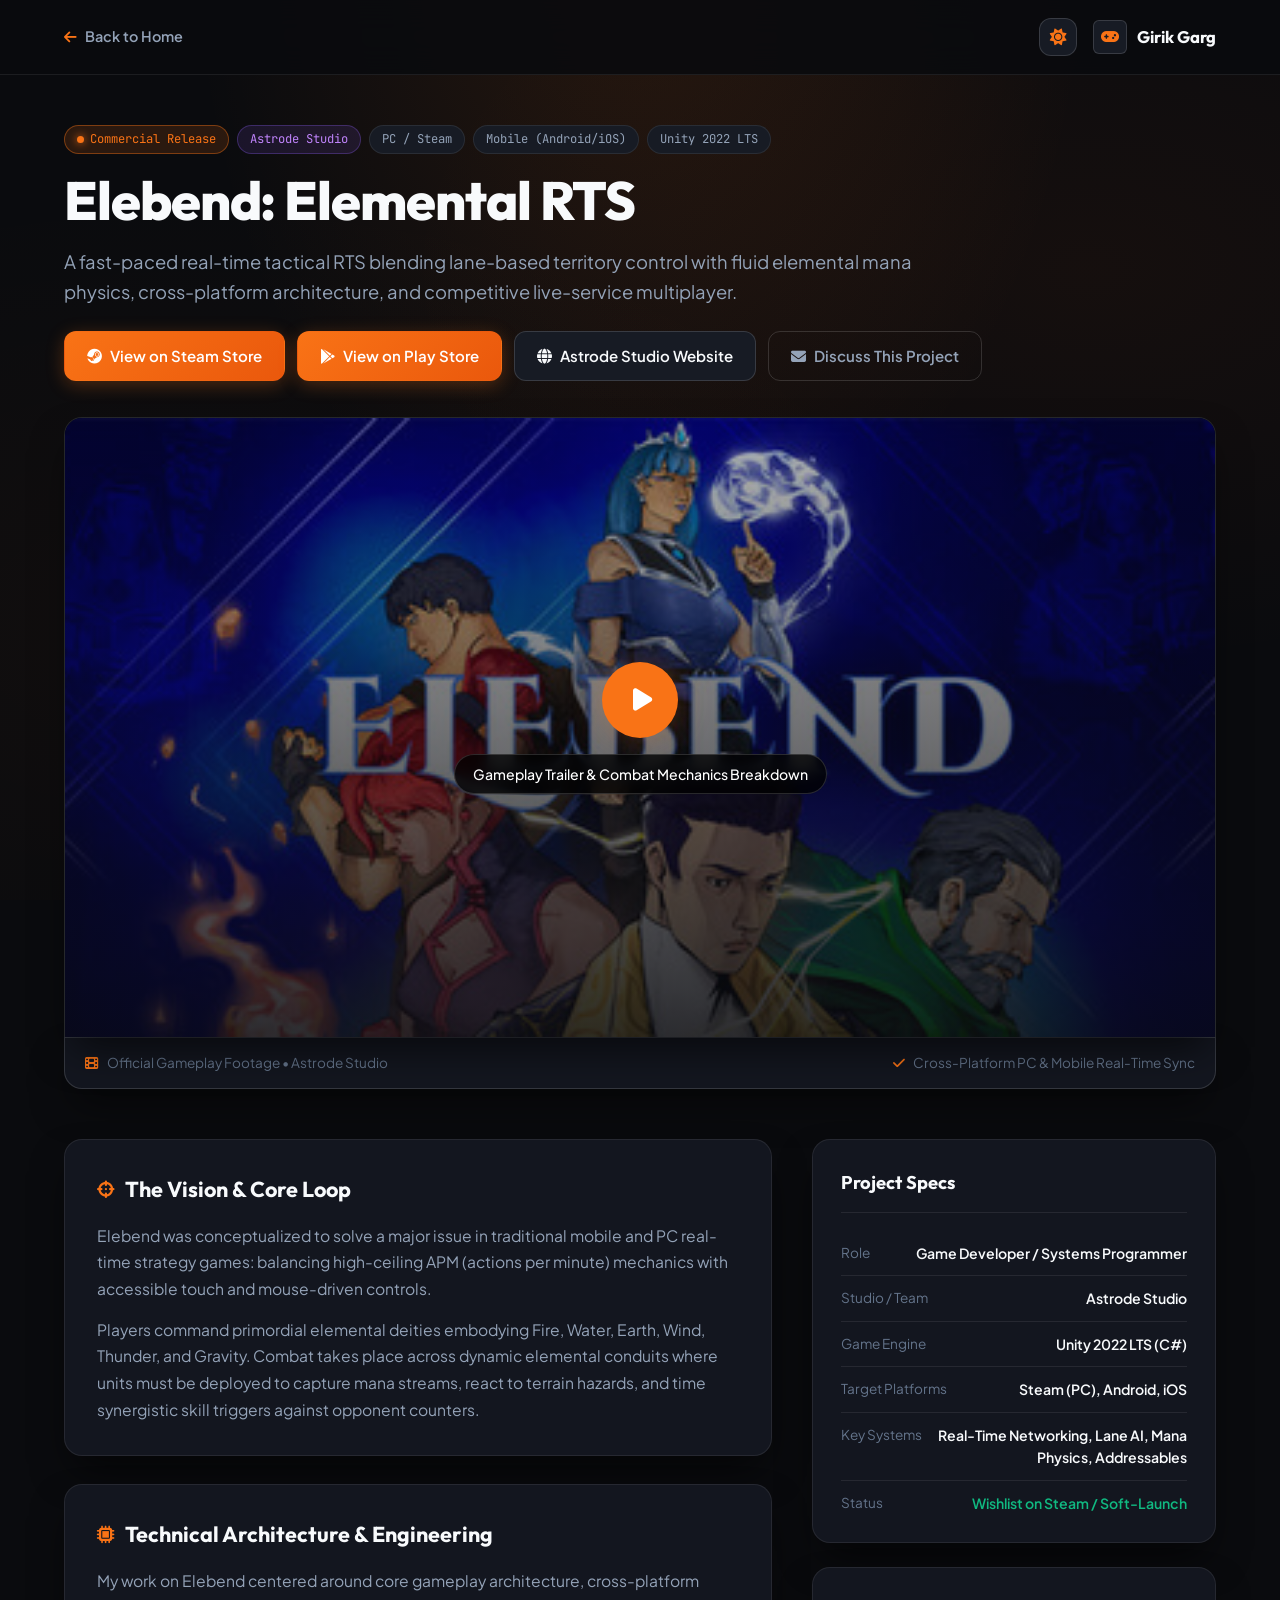
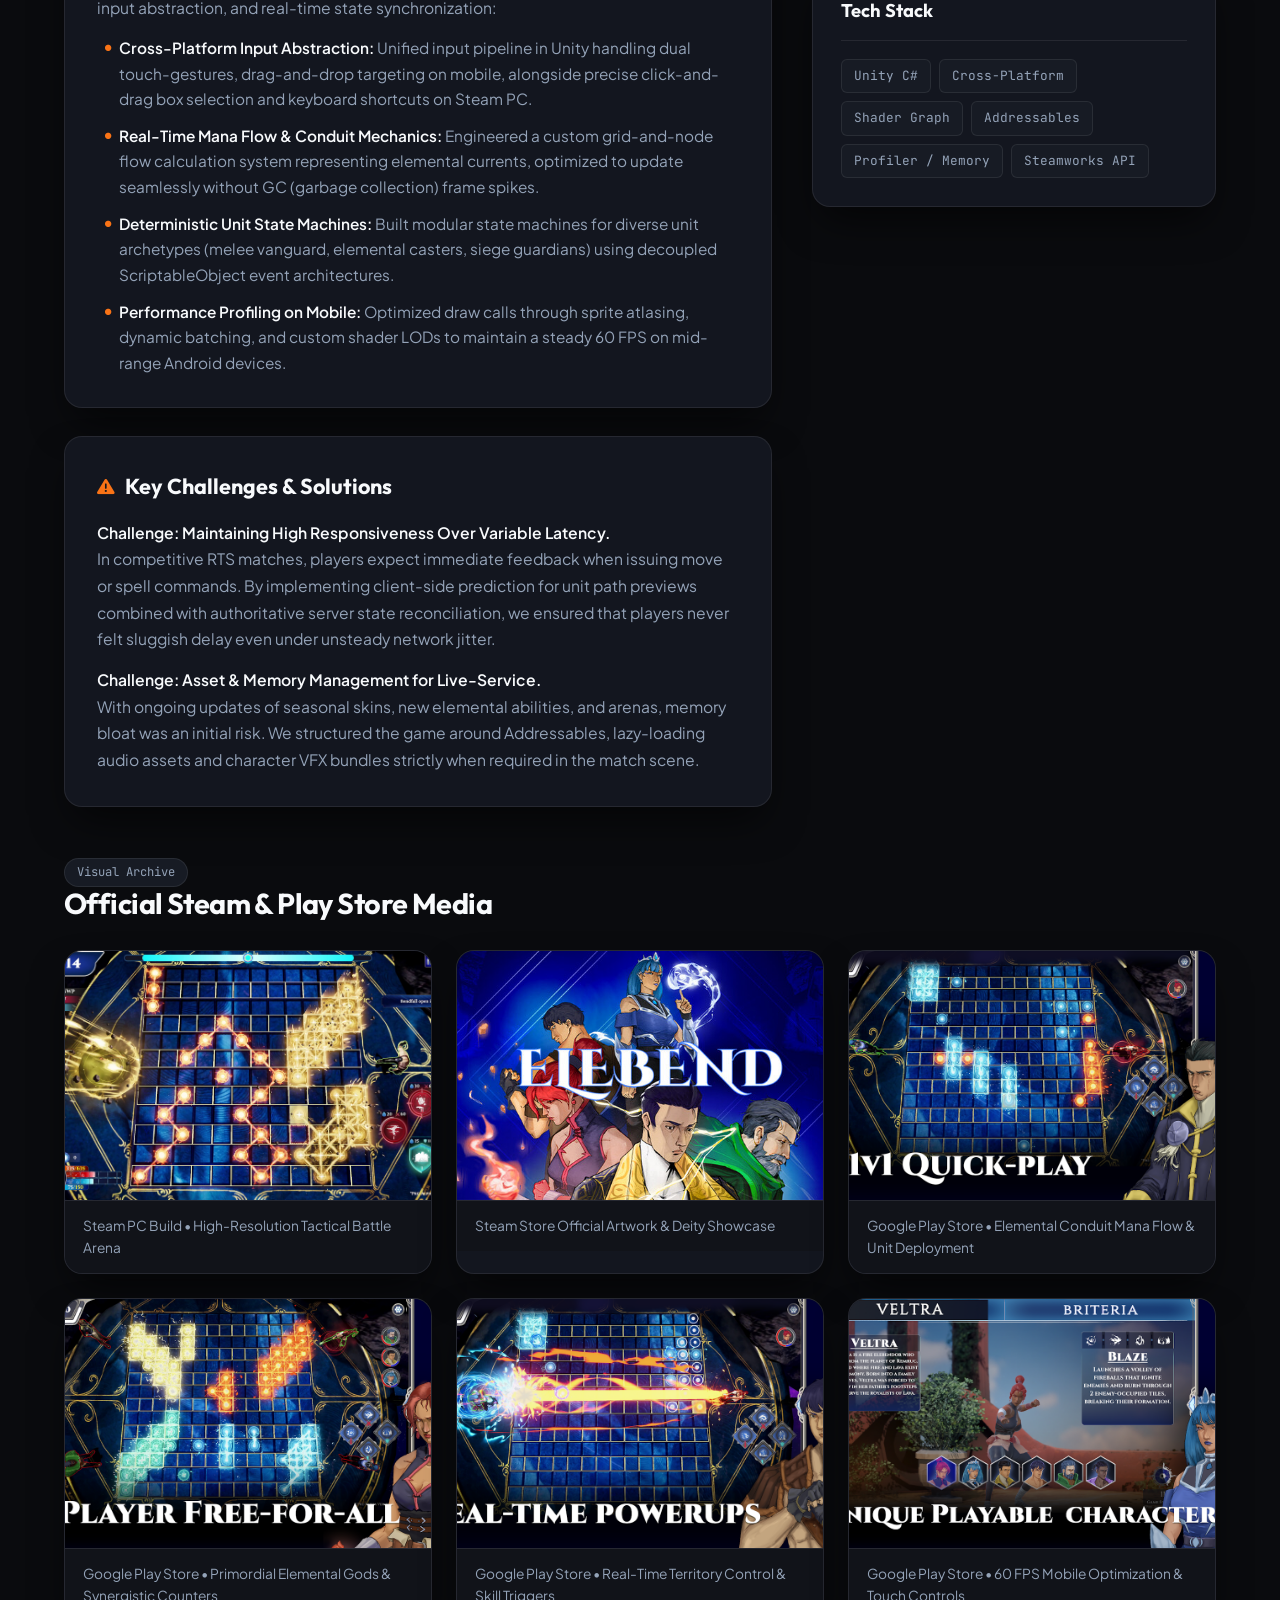
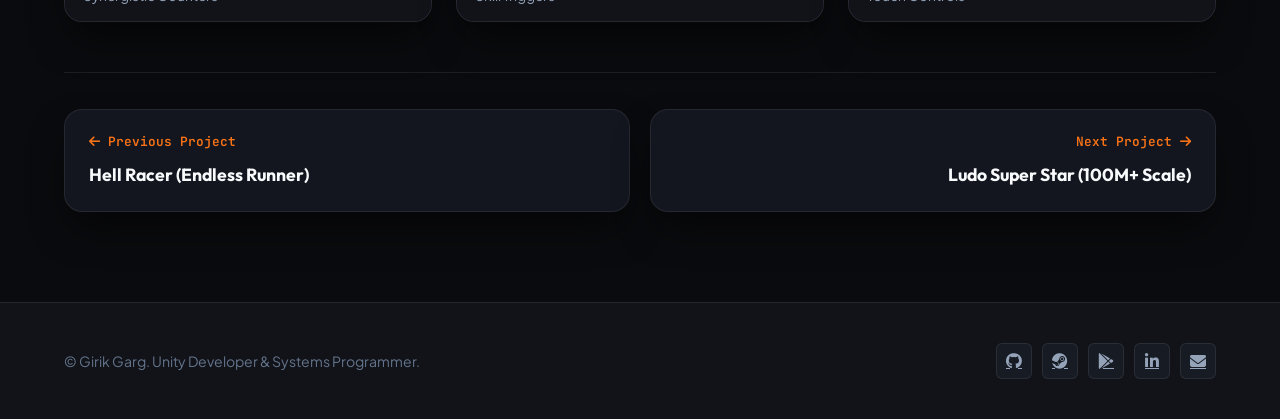
<file: projects/elebend.html>
<!DOCTYPE html>
<html lang="en">
<head>
  <meta charset="UTF-8">
  <meta name="viewport" content="width=device-width, initial-scale=1.0">
  <title>Elebend - Real-Time Elemental RTS | Girik Garg Portfolio</title>
  
  <!-- Fonts & Icons -->
  <link rel="preconnect" href="https://fonts.googleapis.com">
  <link rel="preconnect" href="https://fonts.gstatic.com" crossorigin>
  <link href="https://fonts.googleapis.com/css2?family=JetBrains+Mono:wght@500;600&family=Outfit:wght@600;700;800&family=Plus+Jakarta+Sans:wght@400;500;600;700&display=swap" rel="stylesheet">
  <link rel="stylesheet" href="https://cdnjs.cloudflare.com/ajax/libs/font-awesome/6.5.1/css/all.min.css">
  
  <!-- Stylesheets -->
  <link rel="stylesheet" href="../assets/css/portfolio.css">
  <link rel="stylesheet" href="../assets/css/project-detail.css">

  <!-- Immediate Theme Initialization (prevents flash of wrong theme) -->
  <script>
    (function() {
      var savedTheme = localStorage.getItem('girik_theme') || 'dark';
      document.documentElement.setAttribute('data-theme', savedTheme);
    })();
  </script>
</head>
<body>
  

  <div class="site-wrapper">
    <!-- Top Bar Navigation -->
    <header class="project-top-bar">
      <div class="container top-bar-content">
        <a href="../index.html" class="back-link">
          <i class="fa-solid fa-arrow-left"></i> <span>Back to Home</span>
        </a>
        <div class="top-bar-right">
          <button id="theme-toggle-btn" class="theme-toggle-btn" aria-label="Toggle Day / Night Mode" title="Toggle Day / Night Mode">
            <i class="fa-solid fa-sun icon-sun"></i>
            <i class="fa-solid fa-moon icon-moon"></i>
          </button>
          <a href="../index.html" class="brand-logo" style="font-size: 1.05rem;">
            <div class="brand-icon"><i class="fa-solid fa-gamepad"></i></div>
            <span>Girik Garg</span>
          </a>
        </div>
      </div>
    </header>

    <!-- Project Hero -->
    <main class="container">
      <section class="project-hero">
        <div class="project-hero-header">
          <div class="project-meta-pills">
            <span class="badge pulse-badge"><span class="dot"></span> Commercial Release</span>
            <span class="badge badge-purple">Astrode Studio</span>
            <span class="tag-pill">PC / Steam</span>
            <span class="tag-pill">Mobile (Android/iOS)</span>
            <span class="tag-pill">Unity 2022 LTS</span>
          </div>

          <h1 class="project-hero-title">Elebend: Elemental RTS</h1>
          <p class="project-hero-tagline">
            A fast-paced real-time tactical RTS blending lane-based territory control with fluid elemental mana physics, cross-platform architecture, and competitive live-service multiplayer.
          </p>

          <div class="project-actions-bar">
            <a href="https://store.steampowered.com/app/4525340/Elebend/" target="_blank" class="btn btn-primary">
              <i class="fa-brands fa-steam"></i> View on Steam Store
            </a>
            <a href="https://play.google.com/store/apps/details?id=com.AstrodeStudio.Elebend" target="_blank" class="btn btn-primary">
              <i class="fa-brands fa-google-play"></i> View on Play Store
            </a>
            <a href="https://astrodestudio.com" target="_blank" class="btn btn-secondary">
              <i class="fa-solid fa-globe"></i> Astrode Studio Website
            </a>
            <a href="../index.html#contact" class="btn btn-outline-cyan">
              <i class="fa-solid fa-envelope"></i> Discuss This Project
            </a>
          </div>
        </div>

        <!-- Gameplay Video Showcase -->
        <div class="video-showcase-section">
          <div class="video-frame-container" id="video-wrapper">
            <!-- Video Poster Showcase with interactive trailer trigger -->
            <div class="video-poster-placeholder" style="background-image: url('../images/Elebend Header.jpg');">
              <div class="video-poster-overlay"></div>
              <button class="video-play-btn-circle" id="play-video-btn" title="Launch Video Preview">
                <i class="fa-solid fa-play"></i>
              </button>
              <div class="video-play-hint">Gameplay Trailer & Combat Mechanics Breakdown</div>
            </div>
            
            <!-- Hidden iframe for YouTube or HTML5 Video container -->
            <iframe id="video-iframe" style="display:none;" allow="autoplay; fullscreen" allowfullscreen></iframe>
          </div>
          
          <div class="video-caption-bar">
            <span><i class="fa-solid fa-film"></i> Official Gameplay Footage • Astrode Studio</span>
            <span><i class="fa-solid fa-check"></i> Cross-Platform PC & Mobile Real-Time Sync</span>
          </div>
        </div>

        <!-- Main Content & Case Study Grid -->
        <div class="project-content-grid">
          <!-- Left: Deep Dive -->
          <div class="case-study-body">
            <div class="case-study-block">
              <h2><i class="fa-solid fa-crosshairs"></i> The Vision & Core Loop</h2>
              <p>
                Elebend was conceptualized to solve a major issue in traditional mobile and PC real-time strategy games: balancing high-ceiling APM (actions per minute) mechanics with accessible touch and mouse-driven controls.
              </p>
              <p>
                Players command primordial elemental deities embodying Fire, Water, Earth, Wind, Thunder, and Gravity. Combat takes place across dynamic elemental conduits where units must be deployed to capture mana streams, react to terrain hazards, and time synergistic skill triggers against opponent counters.
              </p>
            </div>

            <div class="case-study-block">
              <h2><i class="fa-solid fa-microchip"></i> Technical Architecture & Engineering</h2>
              <p>
                My work on Elebend centered around core gameplay architecture, cross-platform input abstraction, and real-time state synchronization:
              </p>
              <ul>
                <li><strong>Cross-Platform Input Abstraction:</strong> Unified input pipeline in Unity handling dual touch-gestures, drag-and-drop targeting on mobile, alongside precise click-and-drag box selection and keyboard shortcuts on Steam PC.</li>
                <li><strong>Real-Time Mana Flow & Conduit Mechanics:</strong> Engineered a custom grid-and-node flow calculation system representing elemental currents, optimized to update seamlessly without GC (garbage collection) frame spikes.</li>
                <li><strong>Deterministic Unit State Machines:</strong> Built modular state machines for diverse unit archetypes (melee vanguard, elemental casters, siege guardians) using decoupled ScriptableObject event architectures.</li>
                <li><strong>Performance Profiling on Mobile:</strong> Optimized draw calls through sprite atlasing, dynamic batching, and custom shader LODs to maintain a steady 60 FPS on mid-range Android devices.</li>
              </ul>
            </div>

            <div class="case-study-block">
              <h2><i class="fa-solid fa-triangle-exclamation"></i> Key Challenges & Solutions</h2>
              <p>
                <strong>Challenge: Maintaining High Responsiveness Over Variable Latency.</strong><br>
                In competitive RTS matches, players expect immediate feedback when issuing move or spell commands. By implementing client-side prediction for unit path previews combined with authoritative server state reconciliation, we ensured that players never felt sluggish delay even under unsteady network jitter.
              </p>
              <p>
                <strong>Challenge: Asset & Memory Management for Live-Service.</strong><br>
                With ongoing updates of seasonal skins, new elemental abilities, and arenas, memory bloat was an initial risk. We structured the game around Addressables, lazy-loading audio assets and character VFX bundles strictly when required in the match scene.
              </p>
            </div>
          </div>

          <!-- Right Sidebar: Quick Specs -->
          <aside class="project-sidebar">
            <div class="specs-card">
              <h3>Project Specs</h3>
              
              <div class="spec-item">
                <span class="spec-label">Role</span>
                <span class="spec-value">Game Developer / Systems Programmer</span>
              </div>

              <div class="spec-item">
                <span class="spec-label">Studio / Team</span>
                <span class="spec-value">Astrode Studio</span>
              </div>

              <div class="spec-item">
                <span class="spec-label">Game Engine</span>
                <span class="spec-value">Unity 2022 LTS (C#)</span>
              </div>

              <div class="spec-item">
                <span class="spec-label">Target Platforms</span>
                <span class="spec-value">Steam (PC), Android, iOS</span>
              </div>

              <div class="spec-item">
                <span class="spec-label">Key Systems</span>
                <span class="spec-value">Real-Time Networking, Lane AI, Mana Physics, Addressables</span>
              </div>

              <div class="spec-item">
                <span class="spec-label">Status</span>
                <span class="spec-value" style="color: var(--accent-emerald);">Wishlist on Steam / Soft-Launch</span>
              </div>
            </div>

            <div class="specs-card">
              <h3>Tech Stack</h3>
              <div class="skill-tags">
                <span class="skill-tag">Unity C#</span>
                <span class="skill-tag">Cross-Platform</span>
                <span class="skill-tag">Shader Graph</span>
                <span class="skill-tag">Addressables</span>
                <span class="skill-tag">Profiler / Memory</span>
                <span class="skill-tag">Steamworks API</span>
              </div>
            </div>
          </aside>
        </div>

        <!-- Screenshot Gallery -->
        <div class="gallery-section">
          <div class="section-header" style="margin-bottom: 30px; text-align: left;">
            <span class="badge">Visual Archive</span>
            <h2 class="section-title" style="font-size: 1.8rem;">Official Steam & Play Store Media</h2>
          </div>

          <div class="gallery-grid">
            <div class="gallery-item">
              <img src="../images/elebend-steam-screen-1.jpg" alt="Elebend Steam Full HD Gameplay">
              <div class="gallery-caption">Steam PC Build • High-Resolution Tactical Battle Arena</div>
            </div>
            <div class="gallery-item">
              <img src="../images/elebend-steam-capsule.jpg" alt="Elebend Steam Artwork Capsule">
              <div class="gallery-caption">Steam Store Official Artwork & Deity Showcase</div>
            </div>
            <div class="gallery-item">
              <img src="../images/elebend-play-screen-1.jpg" alt="Elebend Mobile Combat Lane">
              <div class="gallery-caption">Google Play Store • Elemental Conduit Mana Flow & Unit Deployment</div>
            </div>
            <div class="gallery-item">
              <img src="../images/elebend-play-screen-2.jpg" alt="Elebend Deities and Units">
              <div class="gallery-caption">Google Play Store • Primordial Elemental Gods & Synergistic Counters</div>
            </div>
            <div class="gallery-item">
              <img src="../images/elebend-play-screen-3.jpg" alt="Elebend Tactical Battles">
              <div class="gallery-caption">Google Play Store • Real-Time Territory Control & Skill Triggers</div>
            </div>
            <div class="gallery-item">
              <img src="../images/elebend-play-screen-4.jpg" alt="Elebend Mobile Optimization">
              <div class="gallery-caption">Google Play Store • 60 FPS Mobile Optimization & Touch Controls</div>
            </div>
          </div>
        </div>

        <!-- Next / Prev Pagination -->
        <div class="project-pagination">
          <div class="pagination-grid">
            <a href="hell-racer.html" class="pagination-card">
              <span class="pagination-dir"><i class="fa-solid fa-arrow-left"></i> Previous Project</span>
              <span class="pagination-title">Hell Racer (Endless Runner)</span>
            </a>
            <a href="ludo-superstar.html" class="pagination-card next">
              <span class="pagination-dir">Next Project <i class="fa-solid fa-arrow-right"></i></span>
              <span class="pagination-title">Ludo Super Star (100M+ Scale)</span>
            </a>
          </div>
        </div>
      </section>
    </main>

    <!-- Footer -->
    <footer class="site-footer">
      <div class="container footer-content">
        <div class="footer-info">
          <p>© Girik Garg. Unity Developer & Systems Programmer.</p>
        </div>
        <div class="footer-social-links">
          <a href="https://github.com/girikgarg8" target="_blank" class="social-icon-btn" title="GitHub"><i class="fa-brands fa-github"></i></a>
          <a href="https://store.steampowered.com/app/4525340/Elebend/" target="_blank" class="social-icon-btn" title="Steam Store"><i class="fa-brands fa-steam"></i></a>
          <a href="https://play.google.com/store/apps/details?id=com.AstrodeStudio.Elebend" target="_blank" class="social-icon-btn" title="Google Play Store"><i class="fa-brands fa-google-play"></i></a>
          <a href="https://www.linkedin.com/in/girik-garg132/" target="_blank" class="social-icon-btn" title="LinkedIn"><i class="fa-brands fa-linkedin-in"></i></a>
          <a href="mailto:girikgarg1@gmail.com" class="social-icon-btn" title="Email"><i class="fa-solid fa-envelope"></i></a>
        </div>
      </div>
    </footer>
  </div>

  <script src="../assets/js/portfolio.js"></script>
  <script>
    // Video play trigger
    document.getElementById('play-video-btn')?.addEventListener('click', () => {
      const wrapper = document.querySelector('.video-poster-placeholder');
      const iframe = document.getElementById('video-iframe');
      if (wrapper && iframe) {
        wrapper.style.display = 'none';
        iframe.style.display = 'block';
        // Official Elebend gameplay trailer embed
        iframe.src = "https://www.youtube-nocookie.com/embed/0ul-g1xLiA0?autoplay=1";
      }
    });
  </script>
</body>
</html>
</file>
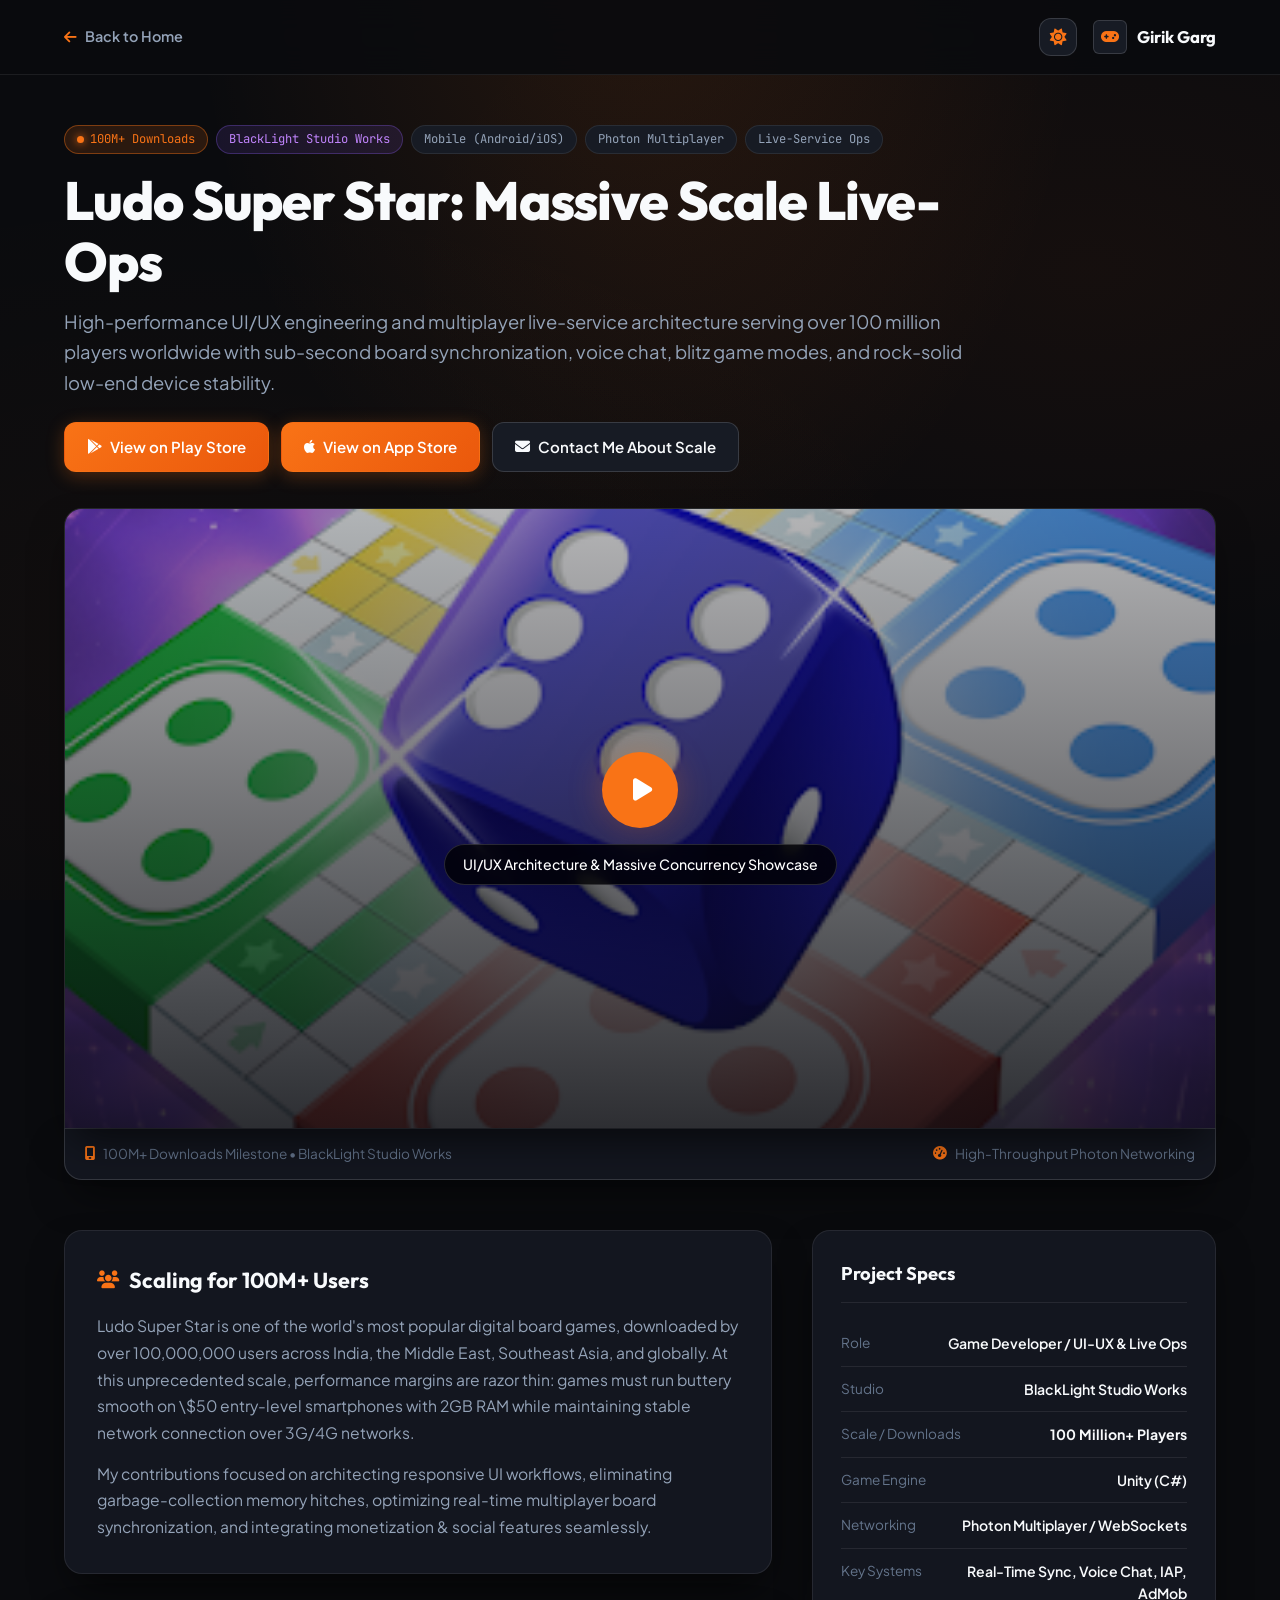
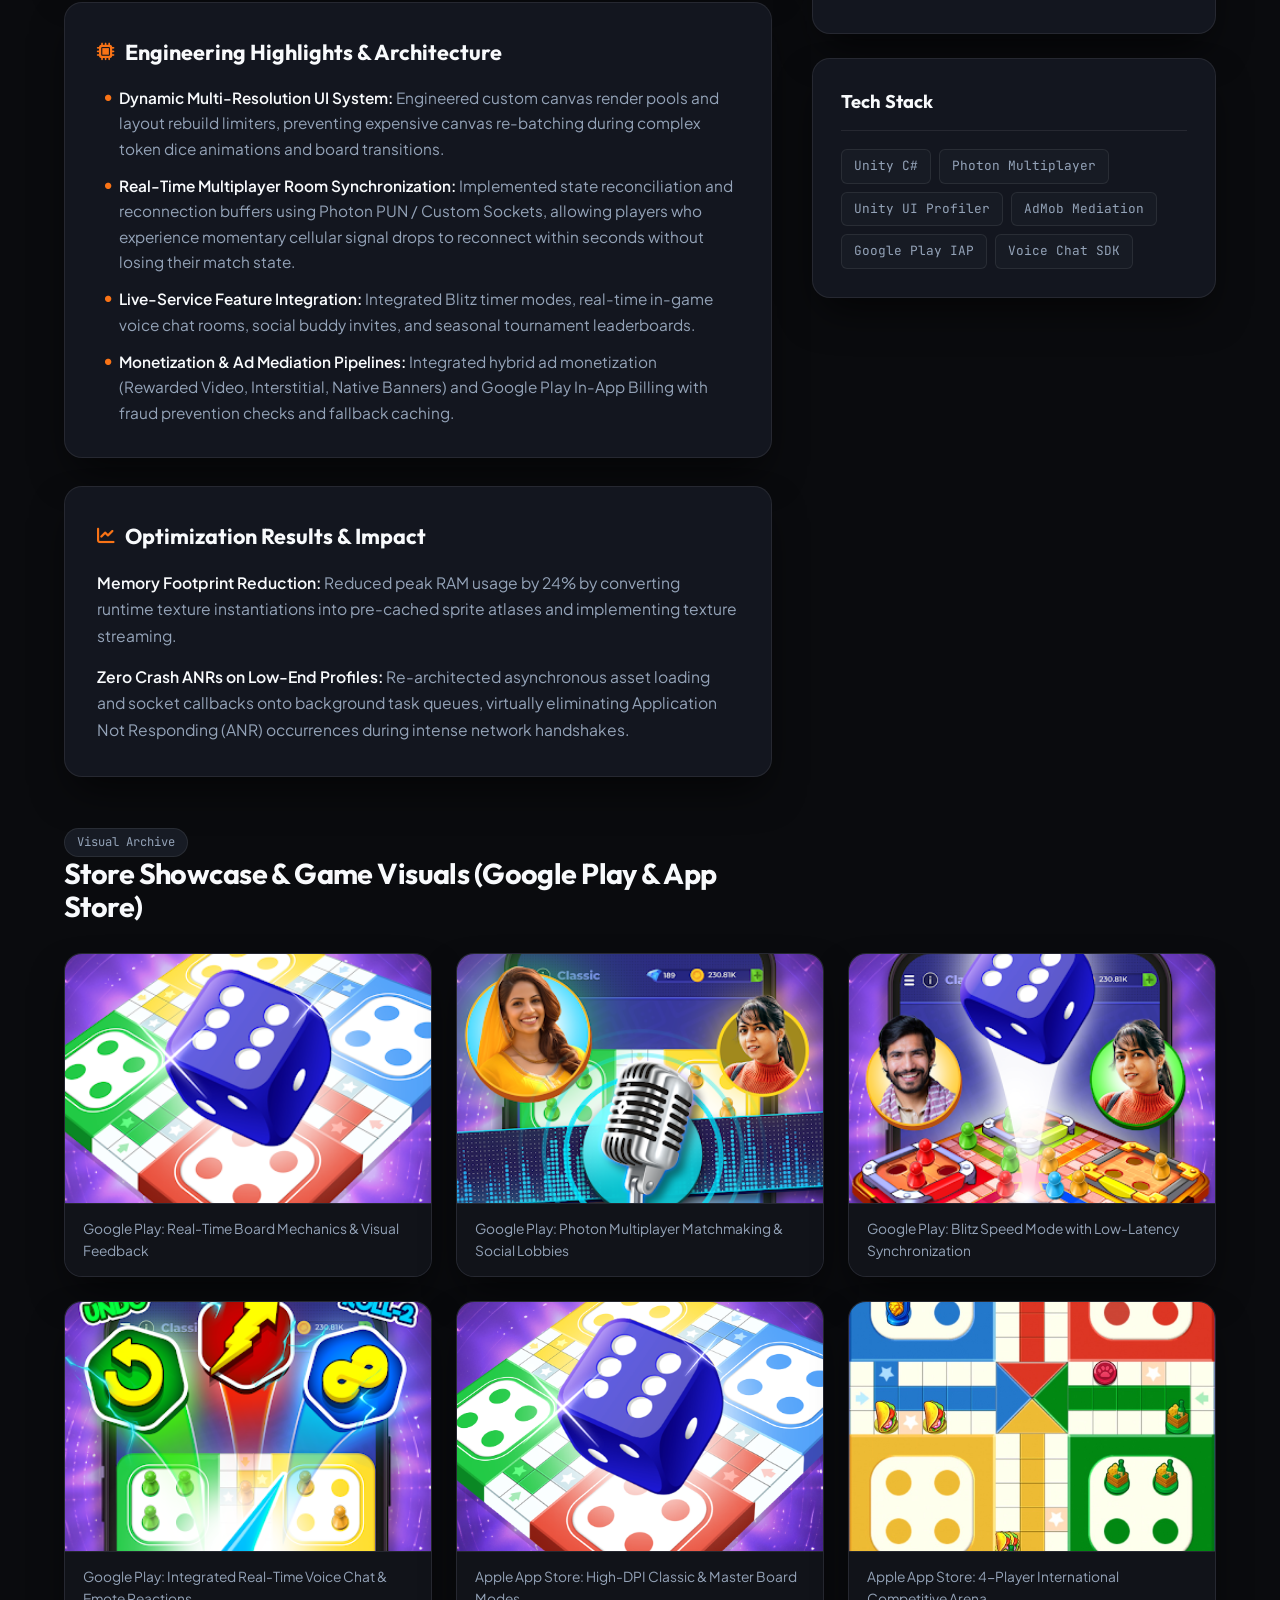
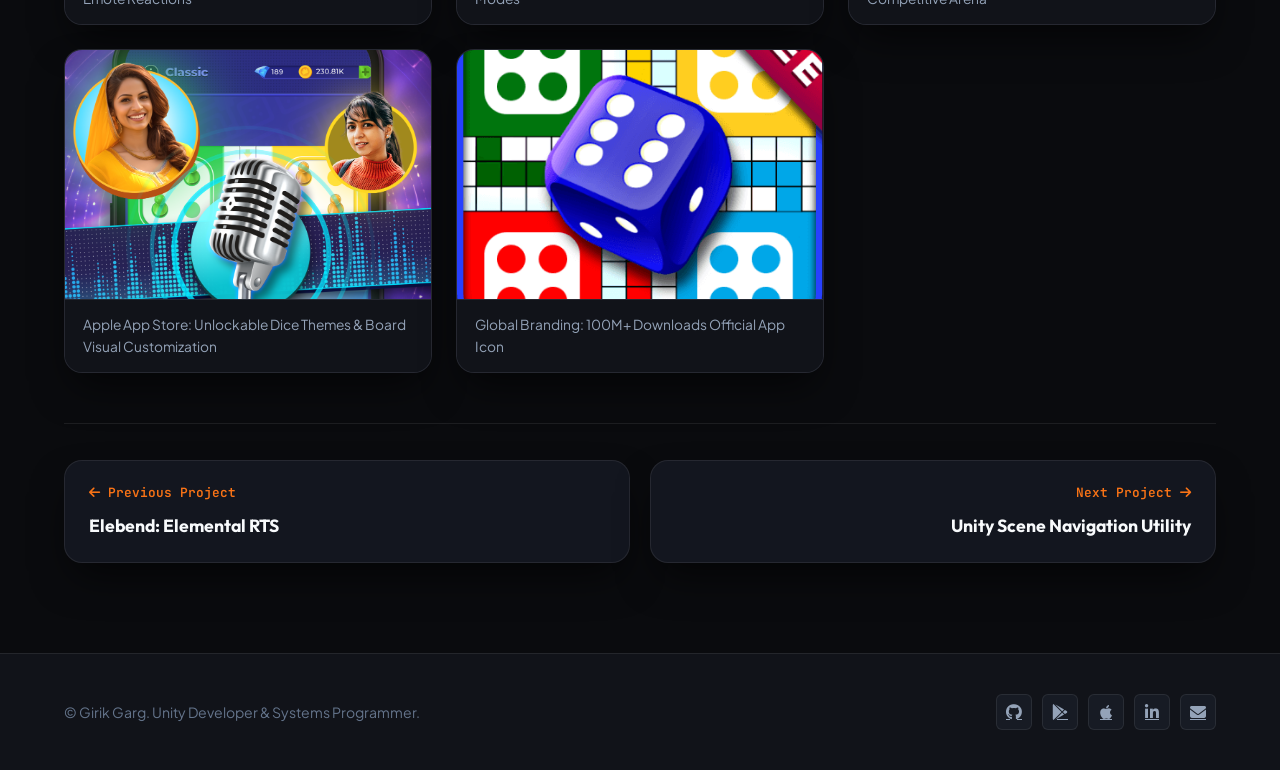
<file: projects/ludo-superstar.html>
<!DOCTYPE html>
<html lang="en">
<head>
  <meta charset="UTF-8">
  <meta name="viewport" content="width=device-width, initial-scale=1.0">
  <title>Ludo Super Star - 100M+ Scale Live-Ops | Girik Garg Portfolio</title>
  
  <!-- Fonts & Icons -->
  <link rel="preconnect" href="https://fonts.googleapis.com">
  <link rel="preconnect" href="https://fonts.gstatic.com" crossorigin>
  <link href="https://fonts.googleapis.com/css2?family=JetBrains+Mono:wght@500;600&family=Outfit:wght@600;700;800&family=Plus+Jakarta+Sans:wght@400;500;600;700&display=swap" rel="stylesheet">
  <link rel="stylesheet" href="https://cdnjs.cloudflare.com/ajax/libs/font-awesome/6.5.1/css/all.min.css">
  
  <!-- Stylesheets -->
  <link rel="stylesheet" href="../assets/css/portfolio.css">
  <link rel="stylesheet" href="../assets/css/project-detail.css">

  <!-- Immediate Theme Initialization (prevents flash of wrong theme) -->
  <script>
    (function() {
      var savedTheme = localStorage.getItem('girik_theme') || 'dark';
      document.documentElement.setAttribute('data-theme', savedTheme);
    })();
  </script>
</head>
<body>
  

  <div class="site-wrapper">
    <!-- Top Bar Navigation -->
    <header class="project-top-bar">
      <div class="container top-bar-content">
        <a href="../index.html" class="back-link">
          <i class="fa-solid fa-arrow-left"></i> <span>Back to Home</span>
        </a>
        <div class="top-bar-right">
          <button id="theme-toggle-btn" class="theme-toggle-btn" aria-label="Toggle Day / Night Mode" title="Toggle Day / Night Mode">
            <i class="fa-solid fa-sun icon-sun"></i>
            <i class="fa-solid fa-moon icon-moon"></i>
          </button>
          <a href="../index.html" class="brand-logo" style="font-size: 1.05rem;">
            <div class="brand-icon"><i class="fa-solid fa-gamepad"></i></div>
            <span>Girik Garg</span>
          </a>
        </div>
      </div>
    </header>

    <!-- Project Hero -->
    <main class="container">
      <section class="project-hero">
        <div class="project-hero-header">
          <div class="project-meta-pills">
            <span class="badge pulse-badge"><span class="dot"></span> 100M+ Downloads</span>
            <span class="badge badge-purple">BlackLight Studio Works</span>
            <span class="tag-pill">Mobile (Android/iOS)</span>
            <span class="tag-pill">Photon Multiplayer</span>
            <span class="tag-pill">Live-Service Ops</span>
          </div>

          <h1 class="project-hero-title">Ludo Super Star: Massive Scale Live-Ops</h1>
          <p class="project-hero-tagline">
            High-performance UI/UX engineering and multiplayer live-service architecture serving over 100 million players worldwide with sub-second board synchronization, voice chat, blitz game modes, and rock-solid low-end device stability.
          </p>

          <div class="project-actions-bar">
            <a href="https://play.google.com/store/apps/details?id=com.blacklightsw.ludo" target="_blank" class="btn btn-primary">
              <i class="fa-brands fa-google-play"></i> View on Play Store
            </a>
            <a href="https://apps.apple.com/app/ludo-superstar/id1314264574" target="_blank" class="btn btn-primary">
              <i class="fa-brands fa-apple"></i> View on App Store
            </a>
            <a href="../index.html#contact" class="btn btn-secondary">
              <i class="fa-solid fa-envelope"></i> Contact Me About Scale
            </a>
          </div>
        </div>

        <!-- Gameplay Video Showcase -->
        <div class="video-showcase-section">
          <div class="video-frame-container">
            <div class="video-poster-placeholder" style="background-image: url('../images/ludo-play-screen-1.jpg'); background-size: cover; background-position: center;">
              <div class="video-poster-overlay"></div>
              <button class="video-play-btn-circle" id="play-video-btn" title="Launch Video Preview">
                <i class="fa-solid fa-play"></i>
              </button>
              <div class="video-play-hint">UI/UX Architecture & Massive Concurrency Showcase</div>
            </div>
            <iframe id="video-iframe" style="display:none;" allow="autoplay; fullscreen" allowfullscreen></iframe>
          </div>
          
          <div class="video-caption-bar">
            <span><i class="fa-solid fa-mobile-screen"></i> 100M+ Downloads Milestone • BlackLight Studio Works</span>
            <span><i class="fa-solid fa-gauge-high"></i> High-Throughput Photon Networking</span>
          </div>
        </div>

        <!-- Main Content & Case Study Grid -->
        <div class="project-content-grid">
          <!-- Left: Deep Dive -->
          <div class="case-study-body">
            <div class="case-study-block">
              <h2><i class="fa-solid fa-users"></i> Scaling for 100M+ Users</h2>
              <p>
                Ludo Super Star is one of the world's most popular digital board games, downloaded by over 100,000,000 users across India, the Middle East, Southeast Asia, and globally. At this unprecedented scale, performance margins are razor thin: games must run buttery smooth on \$50 entry-level smartphones with 2GB RAM while maintaining stable network connection over 3G/4G networks.
              </p>
              <p>
                My contributions focused on architecting responsive UI workflows, eliminating garbage-collection memory hitches, optimizing real-time multiplayer board synchronization, and integrating monetization & social features seamlessly.
              </p>
            </div>

            <div class="case-study-block">
              <h2><i class="fa-solid fa-microchip"></i> Engineering Highlights & Architecture</h2>
              <ul>
                <li><strong>Dynamic Multi-Resolution UI System:</strong> Engineered custom canvas render pools and layout rebuild limiters, preventing expensive canvas re-batching during complex token dice animations and board transitions.</li>
                <li><strong>Real-Time Multiplayer Room Synchronization:</strong> Implemented state reconciliation and reconnection buffers using Photon PUN / Custom Sockets, allowing players who experience momentary cellular signal drops to reconnect within seconds without losing their match state.</li>
                <li><strong>Live-Service Feature Integration:</strong> Integrated Blitz timer modes, real-time in-game voice chat rooms, social buddy invites, and seasonal tournament leaderboards.</li>
                <li><strong>Monetization & Ad Mediation Pipelines:</strong> Integrated hybrid ad monetization (Rewarded Video, Interstitial, Native Banners) and Google Play In-App Billing with fraud prevention checks and fallback caching.</li>
              </ul>
            </div>

            <div class="case-study-block">
              <h2><i class="fa-solid fa-chart-line"></i> Optimization Results & Impact</h2>
              <p>
                <strong>Memory Footprint Reduction:</strong> Reduced peak RAM usage by 24% by converting runtime texture instantiations into pre-cached sprite atlases and implementing texture streaming.
              </p>
              <p>
                <strong>Zero Crash ANRs on Low-End Profiles:</strong> Re-architected asynchronous asset loading and socket callbacks onto background task queues, virtually eliminating Application Not Responding (ANR) occurrences during intense network handshakes.
              </p>
            </div>
          </div>

          <!-- Right Sidebar: Quick Specs -->
          <aside class="project-sidebar">
            <div class="specs-card">
              <h3>Project Specs</h3>
              
              <div class="spec-item">
                <span class="spec-label">Role</span>
                <span class="spec-value">Game Developer / UI-UX & Live Ops</span>
              </div>

              <div class="spec-item">
                <span class="spec-label">Studio</span>
                <span class="spec-value">BlackLight Studio Works</span>
              </div>

              <div class="spec-item">
                <span class="spec-label">Scale / Downloads</span>
                <span class="spec-value" style="color: var(--accent-cyan); font-weight: 700;">100 Million+ Players</span>
              </div>

              <div class="spec-item">
                <span class="spec-label">Game Engine</span>
                <span class="spec-value">Unity (C#)</span>
              </div>

              <div class="spec-item">
                <span class="spec-label">Networking</span>
                <span class="spec-value">Photon Multiplayer / WebSockets</span>
              </div>

              <div class="spec-item">
                <span class="spec-label">Key Systems</span>
                <span class="spec-value">Real-Time Sync, Voice Chat, IAP, AdMob</span>
              </div>
            </div>

            <div class="specs-card">
              <h3>Tech Stack</h3>
              <div class="skill-tags">
                <span class="skill-tag">Unity C#</span>
                <span class="skill-tag">Photon Multiplayer</span>
                <span class="skill-tag">Unity UI Profiler</span>
                <span class="skill-tag">AdMob Mediation</span>
                <span class="skill-tag">Google Play IAP</span>
                <span class="skill-tag">Voice Chat SDK</span>
              </div>
            </div>
          </aside>
        </div>

        <!-- Screenshot Gallery -->
        <div class="gallery-section">
          <div class="section-header" style="margin-bottom: 30px; text-align: left;">
            <span class="badge">Visual Archive</span>
            <h2 class="section-title" style="font-size: 1.8rem;">Store Showcase & Game Visuals (Google Play & App Store)</h2>
          </div>

          <div class="gallery-grid">
            <div class="gallery-item">
              <img src="../images/ludo-play-screen-1.jpg" alt="Ludo Super Star - Live Match Board Gameplay">
              <div class="gallery-caption">Google Play: Real-Time Board Mechanics & Visual Feedback</div>
            </div>
            <div class="gallery-item">
              <img src="../images/ludo-play-screen-2.jpg" alt="Ludo Super Star - Multiplayer Matchmaking & Lobby">
              <div class="gallery-caption">Google Play: Photon Multiplayer Matchmaking & Social Lobbies</div>
            </div>
            <div class="gallery-item">
              <img src="../images/ludo-play-screen-3.jpg" alt="Ludo Super Star - Quick Blitz Mode">
              <div class="gallery-caption">Google Play: Blitz Speed Mode with Low-Latency Synchronization</div>
            </div>
            <div class="gallery-item">
              <img src="../images/ludo-play-screen-4.jpg" alt="Ludo Super Star - Live Voice Chat & Social Hub">
              <div class="gallery-caption">Google Play: Integrated Real-Time Voice Chat & Emote Reactions</div>
            </div>
            <div class="gallery-item">
              <img src="../images/ludo-apple-screen-1.png" alt="Ludo Super Star - Apple App Store Classic & Master Mode">
              <div class="gallery-caption">Apple App Store: High-DPI Classic & Master Board Modes</div>
            </div>
            <div class="gallery-item">
              <img src="../images/ludo-apple-screen-2.jpg" alt="Ludo Super Star - Apple App Store Online Arena">
              <div class="gallery-caption">Apple App Store: 4-Player International Competitive Arena</div>
            </div>
            <div class="gallery-item">
              <img src="../images/ludo-apple-screen-3.png" alt="Ludo Super Star - Apple App Store Custom Boards & Dice">
              <div class="gallery-caption">Apple App Store: Unlockable Dice Themes & Board Visual Customization</div>
            </div>
            <div class="gallery-item">
              <img src="../images/Ludo.png" alt="Ludo Super Star - Branding Icon">
              <div class="gallery-caption">Global Branding: 100M+ Downloads Official App Icon</div>
            </div>
          </div>
        </div>

        <!-- Next / Prev Pagination -->
        <div class="project-pagination">
          <div class="pagination-grid">
            <a href="elebend.html" class="pagination-card">
              <span class="pagination-dir"><i class="fa-solid fa-arrow-left"></i> Previous Project</span>
              <span class="pagination-title">Elebend: Elemental RTS</span>
            </a>
            <a href="unity-scene-navigation-utility.html" class="pagination-card next">
              <span class="pagination-dir">Next Project <i class="fa-solid fa-arrow-right"></i></span>
              <span class="pagination-title">Unity Scene Navigation Utility</span>
            </a>
          </div>
        </div>
      </section>
    </main>

    <!-- Footer -->
    <footer class="site-footer">
      <div class="container footer-content">
        <div class="footer-info">
          <p>© Girik Garg. Unity Developer & Systems Programmer.</p>
        </div>
        <div class="footer-social-links">
          <a href="https://github.com/girikgarg8" target="_blank" class="social-icon-btn" title="GitHub"><i class="fa-brands fa-github"></i></a>
          <a href="https://play.google.com/store/apps/details?id=com.blacklightsw.ludo" target="_blank" class="social-icon-btn" title="Google Play Store"><i class="fa-brands fa-google-play"></i></a>
          <a href="https://apps.apple.com/app/ludo-superstar/id1314264574" target="_blank" class="social-icon-btn" title="Apple App Store"><i class="fa-brands fa-apple"></i></a>
          <a href="https://www.linkedin.com/in/girik-garg132/" target="_blank" class="social-icon-btn" title="LinkedIn"><i class="fa-brands fa-linkedin-in"></i></a>
          <a href="mailto:girikgarg1@gmail.com" class="social-icon-btn" title="Email"><i class="fa-solid fa-envelope"></i></a>
        </div>
      </div>
    </footer>
  </div>

  <script src="../assets/js/portfolio.js"></script>
  <script>
    document.getElementById('play-video-btn')?.addEventListener('click', () => {
      const wrapper = document.querySelector('.video-poster-placeholder');
      const iframe = document.getElementById('video-iframe');
      if (wrapper && iframe) {
        wrapper.style.display = 'none';
        iframe.style.display = 'block';
        iframe.src = "https://www.youtube-nocookie.com/embed/LunR5Lscy1E?autoplay=1";
      }
    });
  </script>
</body>
</html>
</file>
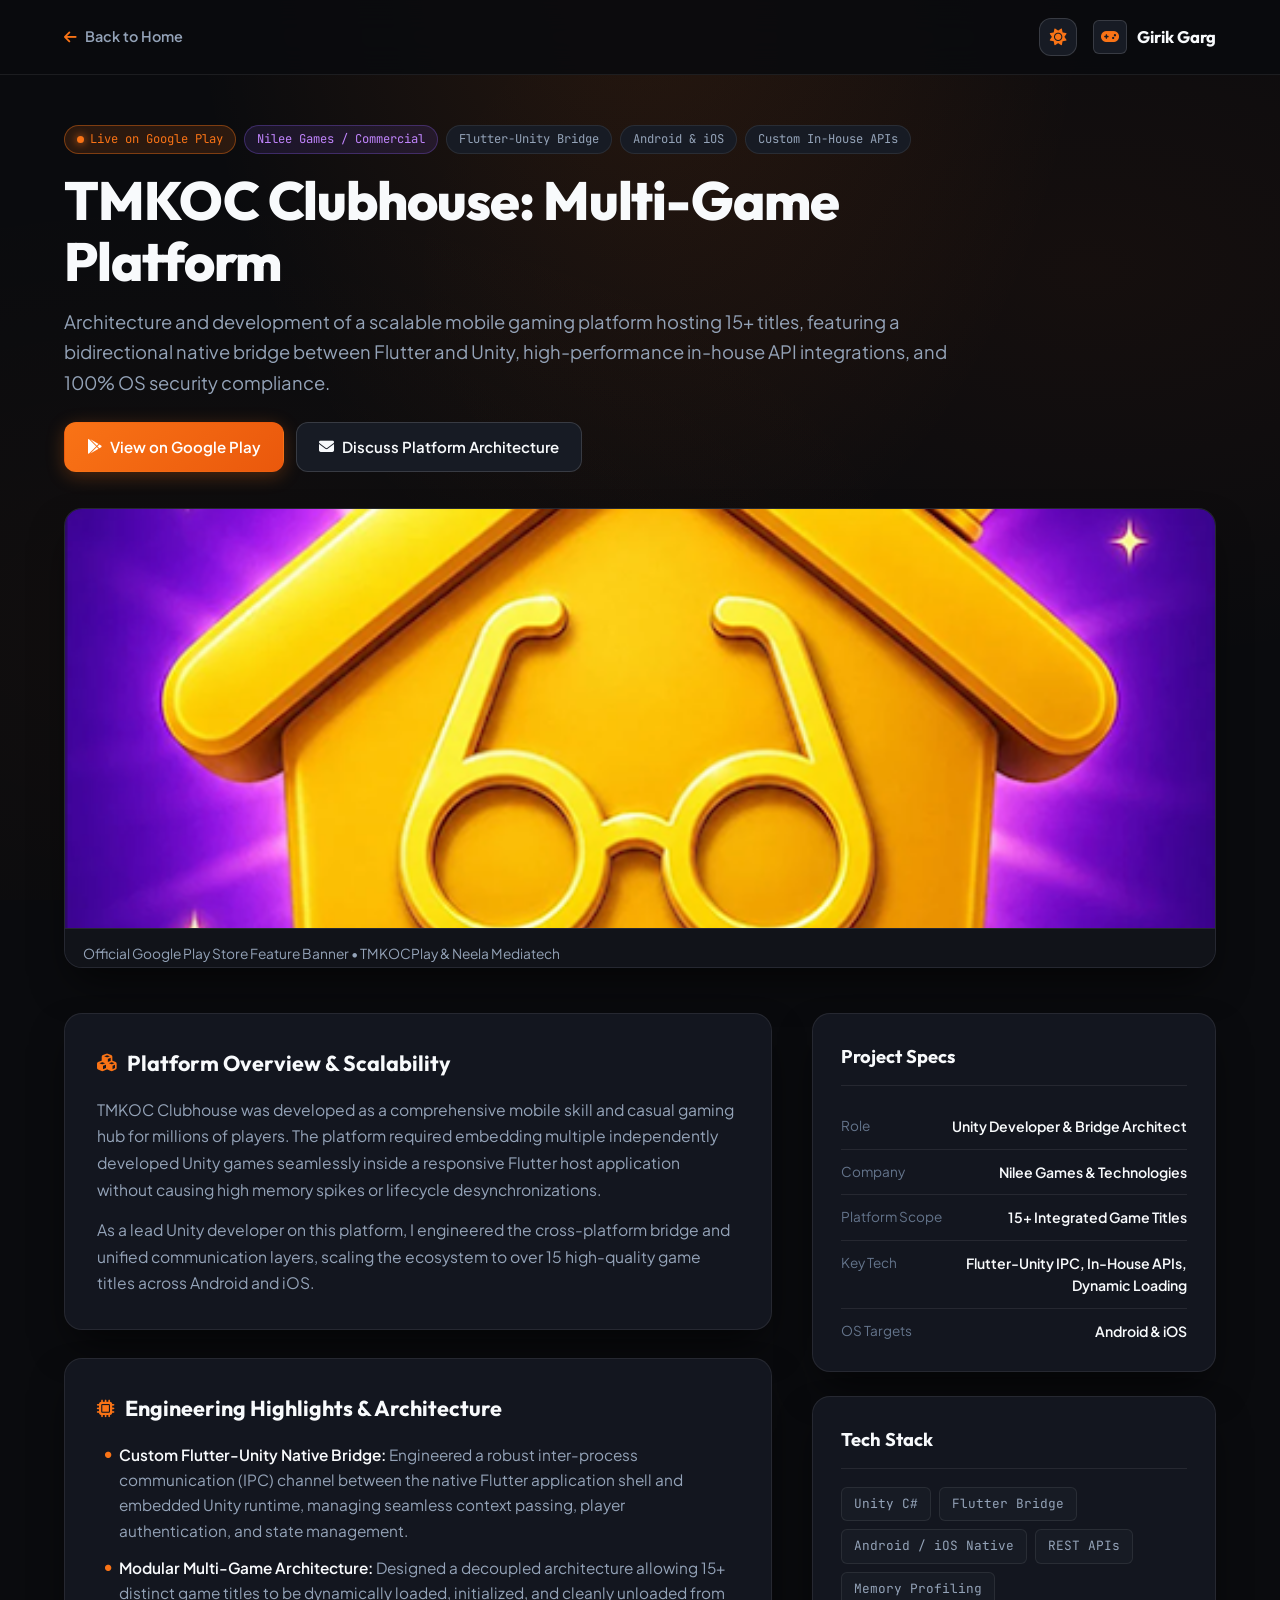
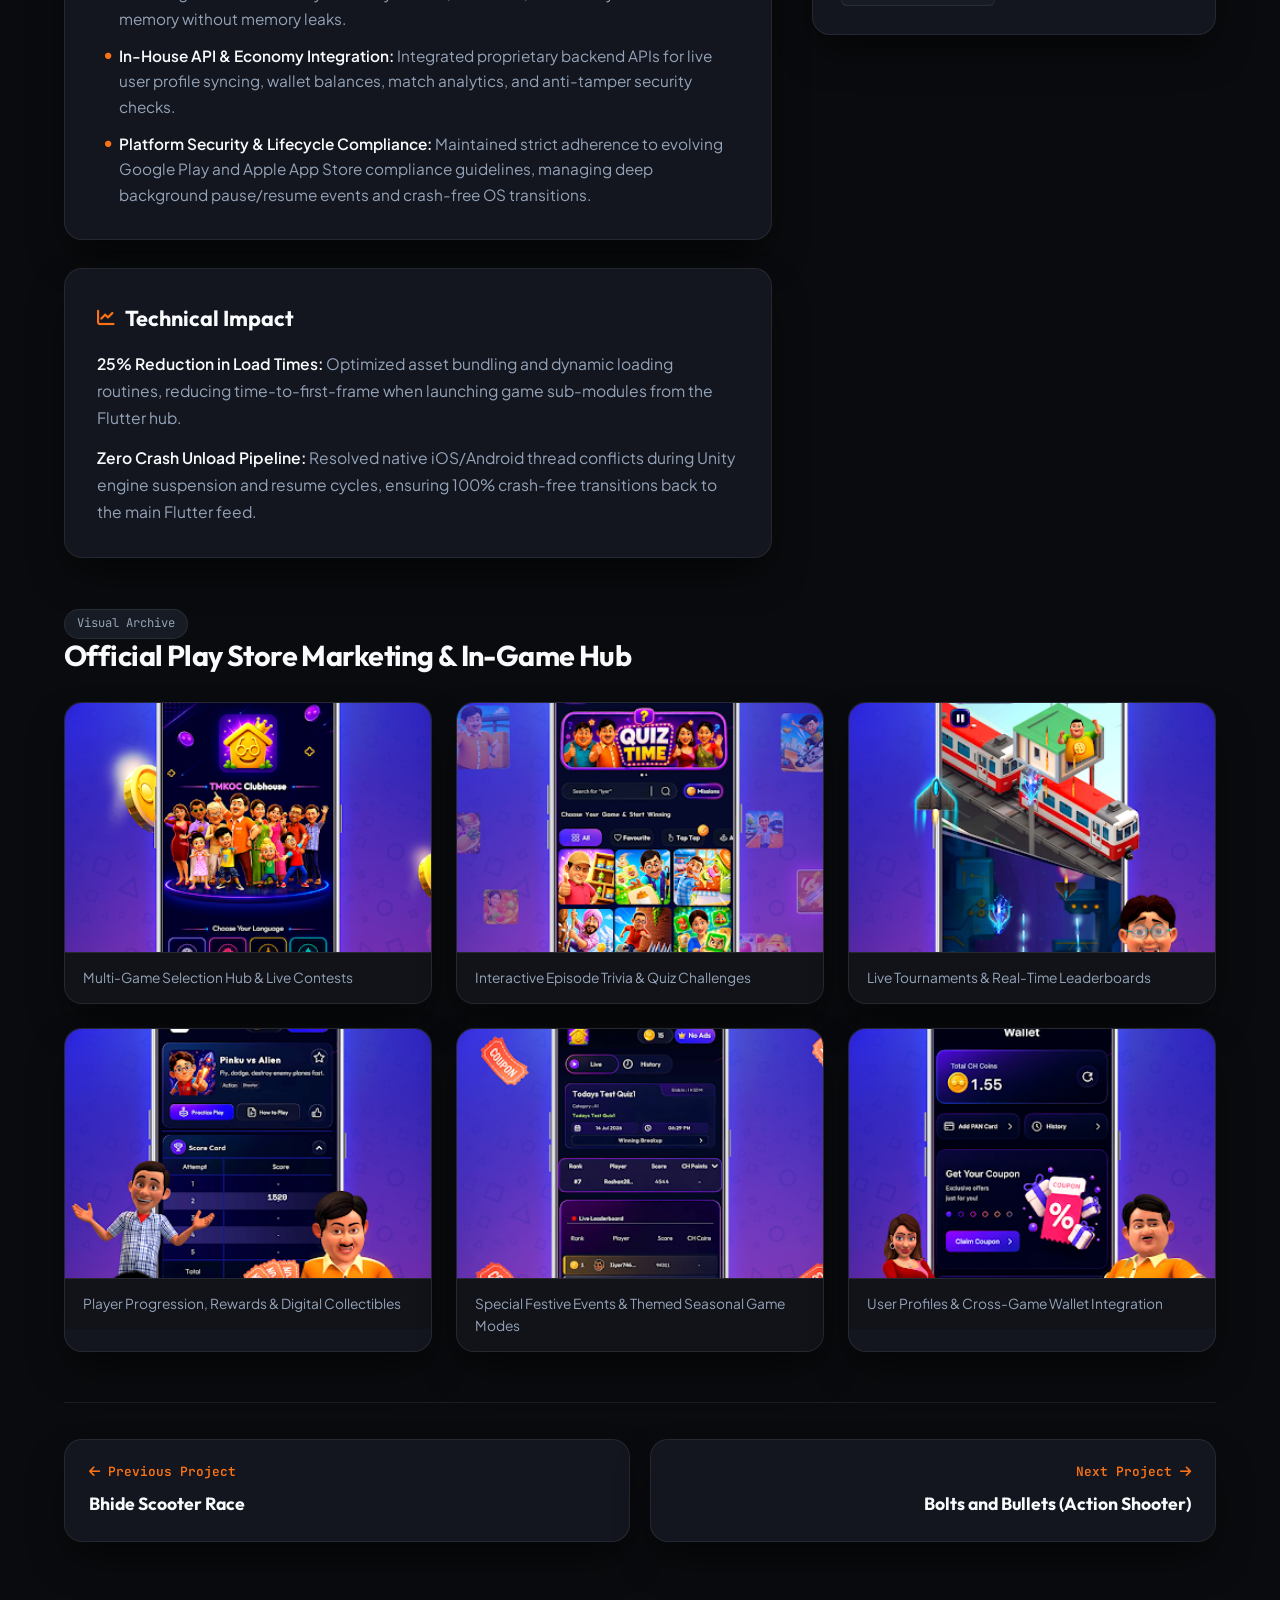
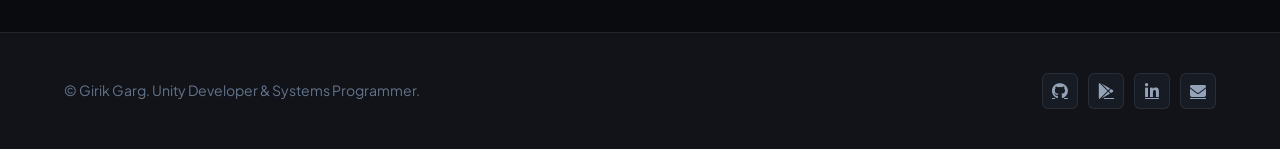
<file: projects/tmkoc-clubhouse.html>
<!DOCTYPE html>
<html lang="en">
<head>
  <meta charset="UTF-8">
  <meta name="viewport" content="width=device-width, initial-scale=1.0">
  <title>TMKOC Clubhouse - Cross-Platform Flutter-Unity Bridge | Girik Garg Portfolio</title>
  
  <!-- Fonts & Icons -->
  <link rel="preconnect" href="https://fonts.googleapis.com">
  <link rel="preconnect" href="https://fonts.gstatic.com" crossorigin>
  <link href="https://fonts.googleapis.com/css2?family=JetBrains+Mono:wght@500;600&family=Outfit:wght@600;700;800&family=Plus+Jakarta+Sans:wght@400;500;600;700&display=swap" rel="stylesheet">
  <link rel="stylesheet" href="https://cdnjs.cloudflare.com/ajax/libs/font-awesome/6.5.1/css/all.min.css">
  
  <!-- Stylesheets -->
  <link rel="stylesheet" href="../assets/css/portfolio.css">
  <link rel="stylesheet" href="../assets/css/project-detail.css">

  <!-- Immediate Theme Initialization (prevents flash of wrong theme) -->
  <script>
    (function() {
      var savedTheme = localStorage.getItem('girik_theme') || 'dark';
      document.documentElement.setAttribute('data-theme', savedTheme);
    })();
  </script>
</head>
<body>
  

  <div class="site-wrapper">
    <header class="project-top-bar">
      <div class="container top-bar-content">
        <a href="../index.html" class="back-link">
          <i class="fa-solid fa-arrow-left"></i> <span>Back to Home</span>
        </a>
        <div class="top-bar-right">
          <button id="theme-toggle-btn" class="theme-toggle-btn" aria-label="Toggle Day / Night Mode" title="Toggle Day / Night Mode">
            <i class="fa-solid fa-sun icon-sun"></i>
            <i class="fa-solid fa-moon icon-moon"></i>
          </button>
          <a href="../index.html" class="brand-logo" style="font-size: 1.05rem;">
            <div class="brand-icon"><i class="fa-solid fa-gamepad"></i></div>
            <span>Girik Garg</span>
          </a>
        </div>
      </div>
    </header>

    <main class="container">
      <section class="project-hero">
        <div class="project-hero-header">
          <div class="project-meta-pills">
            <span class="badge pulse-badge"><span class="dot"></span> Live on Google Play</span>
            <span class="badge badge-purple">Nilee Games / Commercial</span>
            <span class="tag-pill">Flutter-Unity Bridge</span>
            <span class="tag-pill">Android & iOS</span>
            <span class="tag-pill">Custom In-House APIs</span>
          </div>

          <h1 class="project-hero-title">TMKOC Clubhouse: Multi-Game Platform</h1>
          <p class="project-hero-tagline">
            Architecture and development of a scalable mobile gaming platform hosting 15+ titles, featuring a bidirectional native bridge between Flutter and Unity, high-performance in-house API integrations, and 100% OS security compliance.
          </p>

          <div class="project-actions-bar">
            <a href="https://play.google.com/store/apps/details?id=com.neelamediatech.Clubhouse" target="_blank" class="btn btn-primary">
              <i class="fa-brands fa-google-play"></i> View on Google Play
            </a>
            <a href="../index.html#contact" class="btn btn-secondary">
              <i class="fa-solid fa-envelope"></i> Discuss Platform Architecture
            </a>
          </div>
        </div>

        <!-- Feature Showcase Banner -->
        <div class="gallery-section" style="margin-top: 25px; margin-bottom: 45px;">
          <div class="gallery-item" style="max-height: 460px;">
            <img src="../images/tmkoc-clubhouse-banner.jpg" alt="TMKOC Clubhouse Official Banner" style="height: 420px; object-fit: cover;">
            <div class="gallery-caption">Official Google Play Store Feature Banner • TMKOCPlay & Neela Mediatech</div>
          </div>
        </div>

        <div class="project-content-grid">
          <div class="case-study-body">
            <div class="case-study-block">
              <h2><i class="fa-solid fa-cubes"></i> Platform Overview & Scalability</h2>
              <p>
                TMKOC Clubhouse was developed as a comprehensive mobile skill and casual gaming hub for millions of players. The platform required embedding multiple independently developed Unity games seamlessly inside a responsive Flutter host application without causing high memory spikes or lifecycle desynchronizations.
              </p>
              <p>
                As a lead Unity developer on this platform, I engineered the cross-platform bridge and unified communication layers, scaling the ecosystem to over 15 high-quality game titles across Android and iOS.
              </p>
            </div>

            <div class="case-study-block">
              <h2><i class="fa-solid fa-microchip"></i> Engineering Highlights & Architecture</h2>
              <ul>
                <li><strong>Custom Flutter-Unity Native Bridge:</strong> Engineered a robust inter-process communication (IPC) channel between the native Flutter application shell and embedded Unity runtime, managing seamless context passing, player authentication, and state management.</li>
                <li><strong>Modular Multi-Game Architecture:</strong> Designed a decoupled architecture allowing 15+ distinct game titles to be dynamically loaded, initialized, and cleanly unloaded from memory without memory leaks.</li>
                <li><strong>In-House API & Economy Integration:</strong> Integrated proprietary backend APIs for live user profile syncing, wallet balances, match analytics, and anti-tamper security checks.</li>
                <li><strong>Platform Security & Lifecycle Compliance:</strong> Maintained strict adherence to evolving Google Play and Apple App Store compliance guidelines, managing deep background pause/resume events and crash-free OS transitions.</li>
              </ul>
            </div>

            <div class="case-study-block">
              <h2><i class="fa-solid fa-chart-line"></i> Technical Impact</h2>
              <p>
                <strong>25% Reduction in Load Times:</strong> Optimized asset bundling and dynamic loading routines, reducing time-to-first-frame when launching game sub-modules from the Flutter hub.
              </p>
              <p>
                <strong>Zero Crash Unload Pipeline:</strong> Resolved native iOS/Android thread conflicts during Unity engine suspension and resume cycles, ensuring 100% crash-free transitions back to the main Flutter feed.
              </p>
            </div>
          </div>

          <aside class="project-sidebar">
            <div class="specs-card">
              <h3>Project Specs</h3>
              
              <div class="spec-item">
                <span class="spec-label">Role</span>
                <span class="spec-value">Unity Developer & Bridge Architect</span>
              </div>

              <div class="spec-item">
                <span class="spec-label">Company</span>
                <span class="spec-value">Nilee Games & Technologies</span>
              </div>

              <div class="spec-item">
                <span class="spec-label">Platform Scope</span>
                <span class="spec-value">15+ Integrated Game Titles</span>
              </div>

              <div class="spec-item">
                <span class="spec-label">Key Tech</span>
                <span class="spec-value">Flutter-Unity IPC, In-House APIs, Dynamic Loading</span>
              </div>

              <div class="spec-item">
                <span class="spec-label">OS Targets</span>
                <span class="spec-value">Android & iOS</span>
              </div>
            </div>

            <div class="specs-card">
              <h3>Tech Stack</h3>
              <div class="skill-tags">
                <span class="skill-tag">Unity C#</span>
                <span class="skill-tag">Flutter Bridge</span>
                <span class="skill-tag">Android / iOS Native</span>
                <span class="skill-tag">REST APIs</span>
                <span class="skill-tag">Memory Profiling</span>
              </div>
            </div>
          </aside>
        </div>

        <!-- Screenshot Gallery -->
        <div class="gallery-section">
          <div class="section-header" style="margin-bottom: 30px; text-align: left;">
            <span class="badge">Visual Archive</span>
            <h2 class="section-title" style="font-size: 1.8rem;">Official Play Store Marketing & In-Game Hub</h2>
          </div>

          <div class="gallery-grid">
            <div class="gallery-item">
              <img src="../images/tmkoc-clubhouse-screen-1.jpg" alt="TMKOC Clubhouse Mini-Games Hub">
              <div class="gallery-caption">Multi-Game Selection Hub & Live Contests</div>
            </div>
            <div class="gallery-item">
              <img src="../images/tmkoc-clubhouse-screen-2.jpg" alt="TMKOC Clubhouse Quiz & Game Modes">
              <div class="gallery-caption">Interactive Episode Trivia & Quiz Challenges</div>
            </div>
            <div class="gallery-item">
              <img src="../images/tmkoc-clubhouse-screen-3.jpg" alt="TMKOC Clubhouse Tournaments">
              <div class="gallery-caption">Live Tournaments & Real-Time Leaderboards</div>
            </div>
            <div class="gallery-item">
              <img src="../images/tmkoc-clubhouse-screen-4.jpg" alt="TMKOC Clubhouse Rewards">
              <div class="gallery-caption">Player Progression, Rewards & Digital Collectibles</div>
            </div>
            <div class="gallery-item">
              <img src="../images/tmkoc-clubhouse-screen-5.jpg" alt="TMKOC Clubhouse Social & Events">
              <div class="gallery-caption">Special Festive Events & Themed Seasonal Game Modes</div>
            </div>
            <div class="gallery-item">
              <img src="../images/tmkoc-clubhouse-screen-6.jpg" alt="TMKOC Clubhouse Profiles">
              <div class="gallery-caption">User Profiles & Cross-Game Wallet Integration</div>
            </div>
          </div>
        </div>

        <div class="project-pagination">
          <div class="pagination-grid">
            <a href="bhide-scooter-race.html" class="pagination-card">
              <span class="pagination-dir"><i class="fa-solid fa-arrow-left"></i> Previous Project</span>
              <span class="pagination-title">Bhide Scooter Race</span>
            </a>
            <a href="bolts-and-bullets.html" class="pagination-card next">
              <span class="pagination-dir">Next Project <i class="fa-solid fa-arrow-right"></i></span>
              <span class="pagination-title">Bolts and Bullets (Action Shooter)</span>
            </a>
          </div>
        </div>
      </section>
    </main>

    <footer class="site-footer">
      <div class="container footer-content">
        <div class="footer-info">
          <p>© Girik Garg. Unity Developer & Systems Programmer.</p>
        </div>
        <div class="footer-social-links">
          <a href="https://github.com/girikgarg8" target="_blank" class="social-icon-btn" title="GitHub"><i class="fa-brands fa-github"></i></a>
          <a href="https://play.google.com/store/apps/details?id=com.neelamediatech.Clubhouse" target="_blank" class="social-icon-btn" title="Google Play Store"><i class="fa-brands fa-google-play"></i></a>
          <a href="https://www.linkedin.com/in/girik-garg132/" target="_blank" class="social-icon-btn" title="LinkedIn"><i class="fa-brands fa-linkedin-in"></i></a>
          <a href="mailto:girikgarg1@gmail.com" class="social-icon-btn" title="Email"><i class="fa-solid fa-envelope"></i></a>
        </div>
      </div>
    </footer>
  </div>

  <script src="../assets/js/portfolio.js"></script>
</body>
</html>
</file>
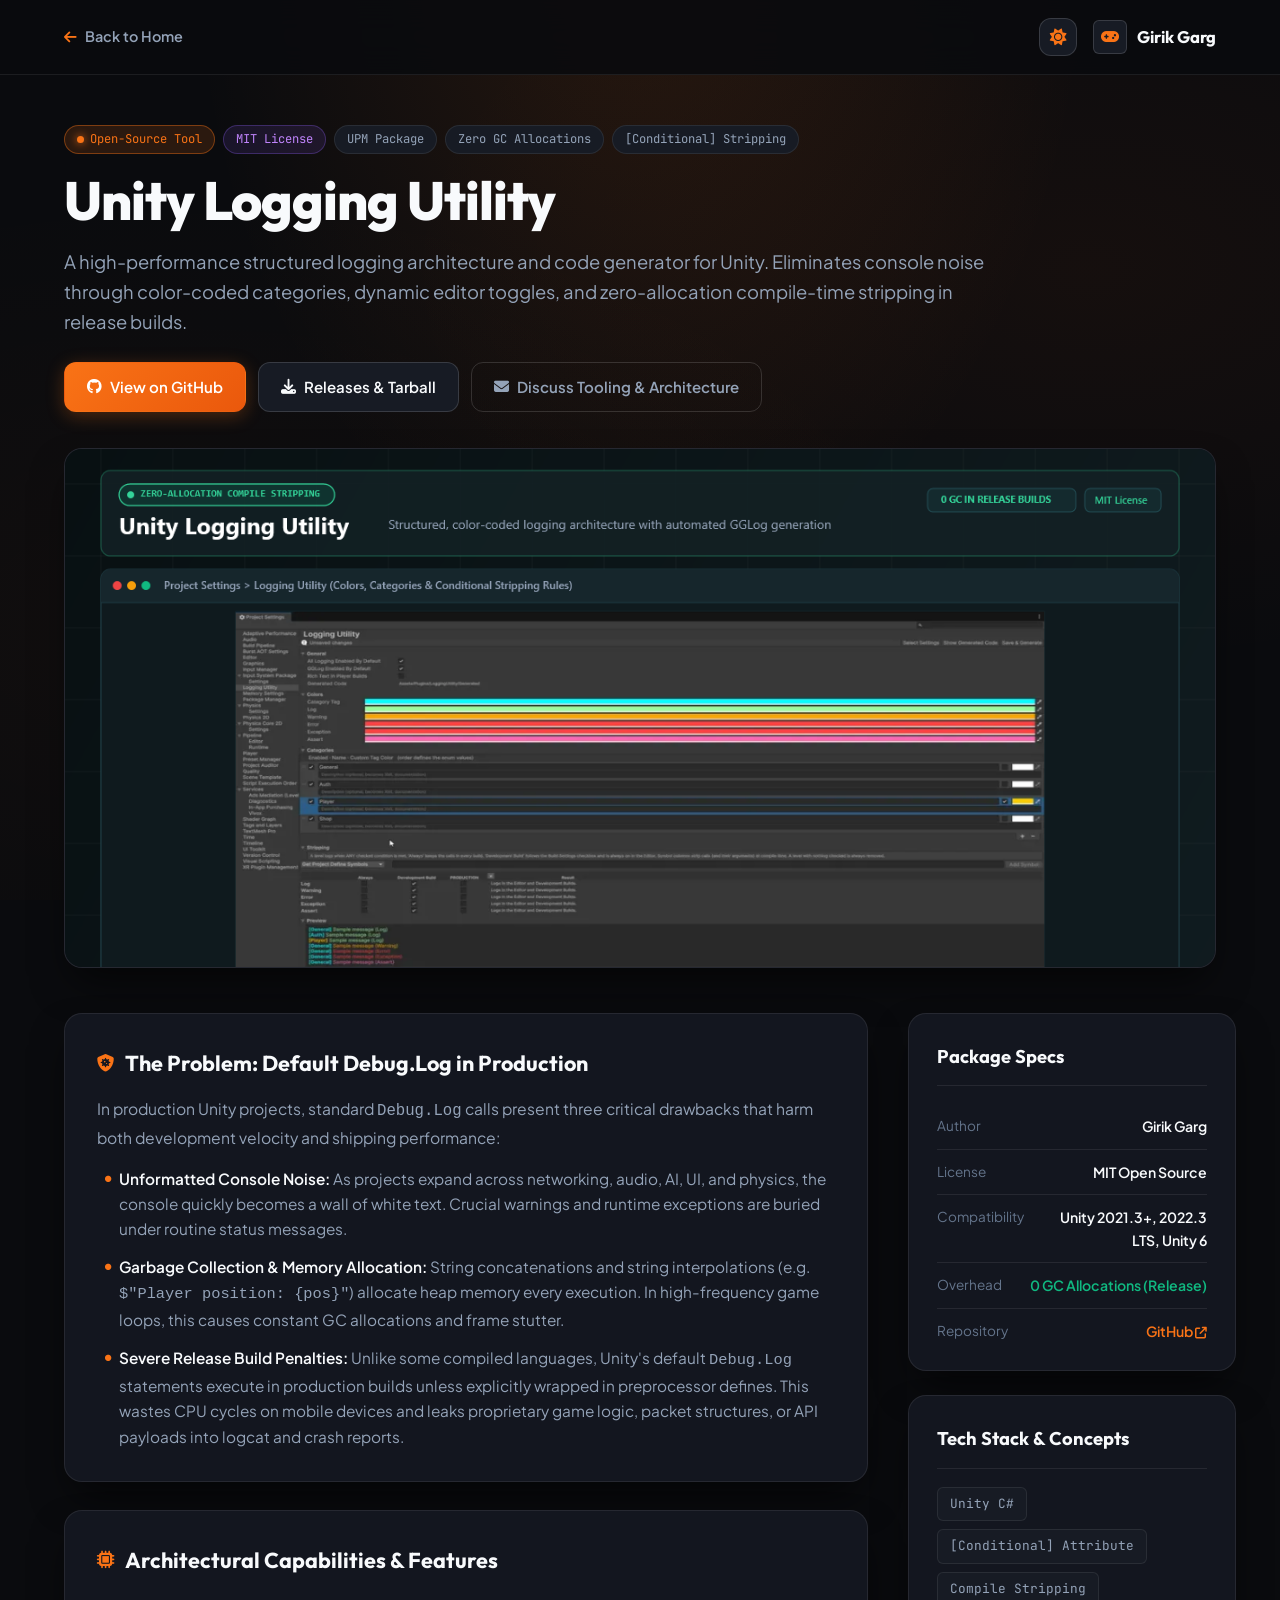
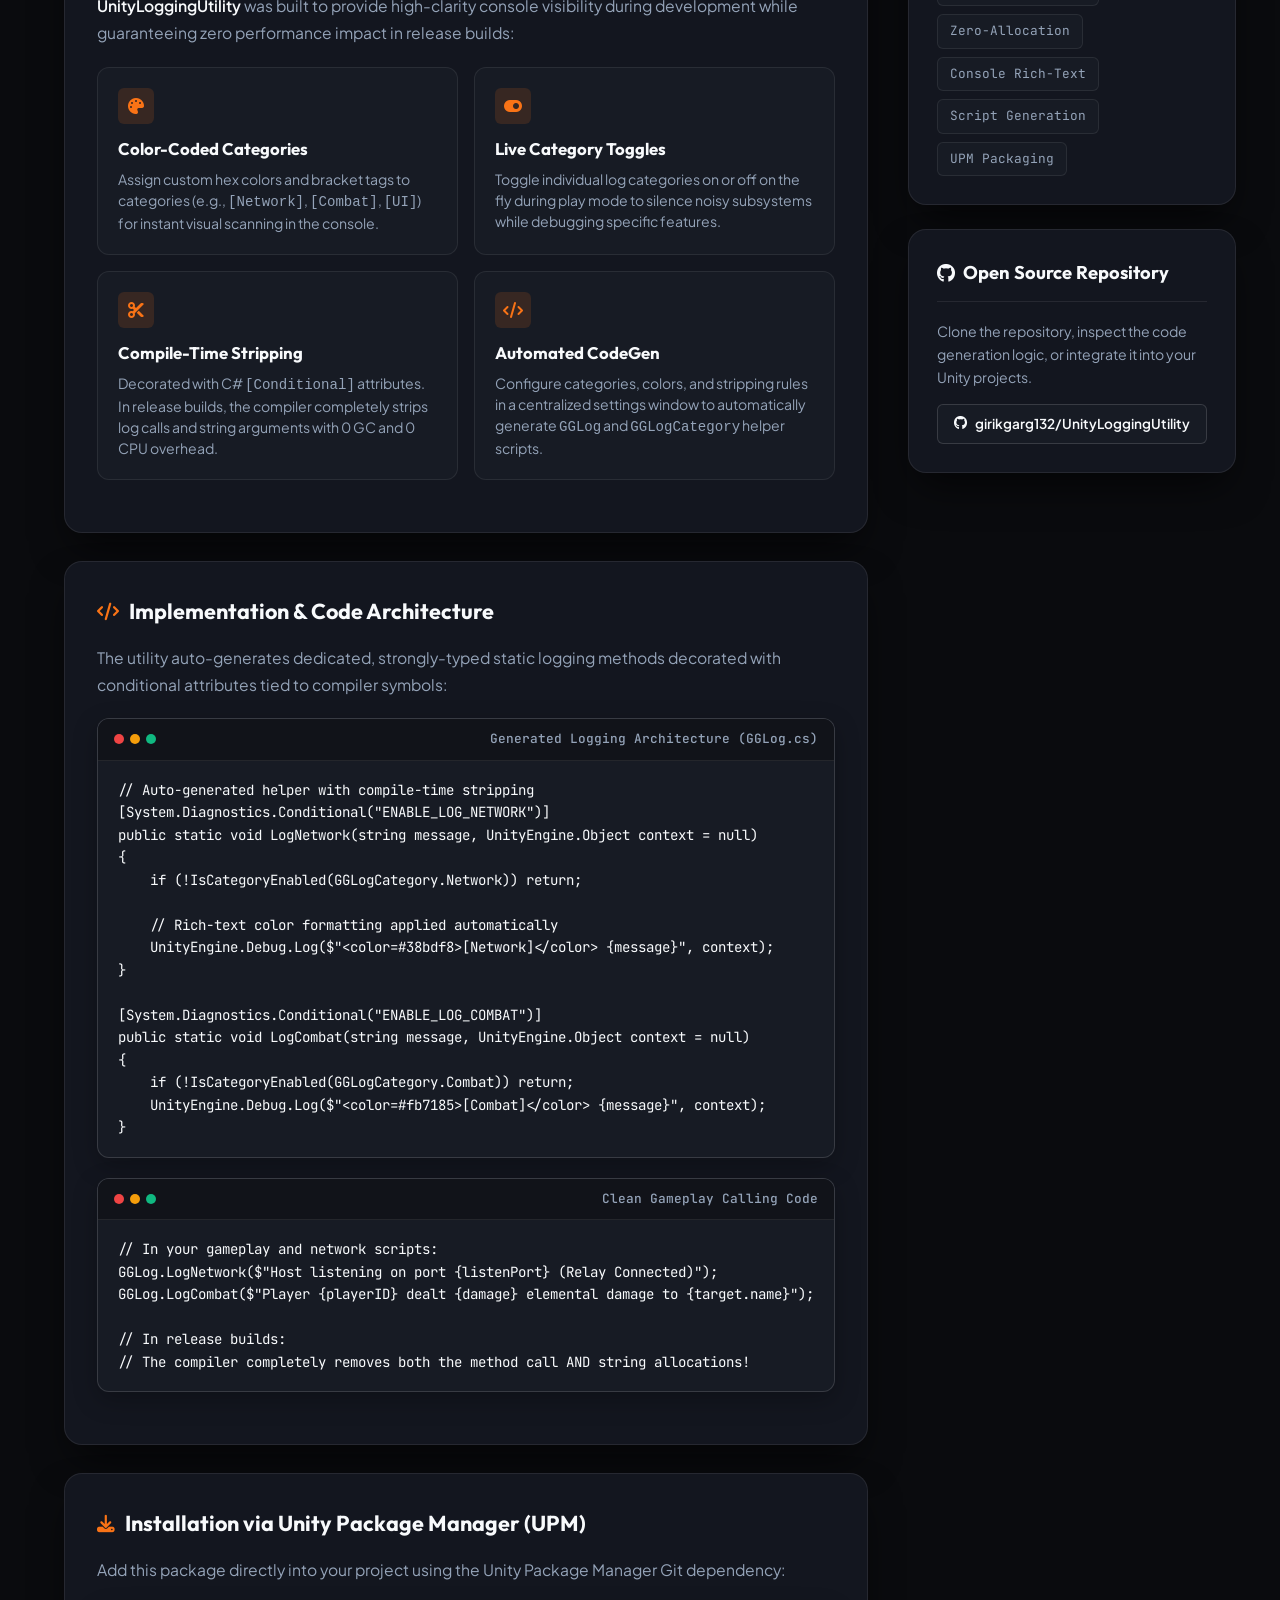
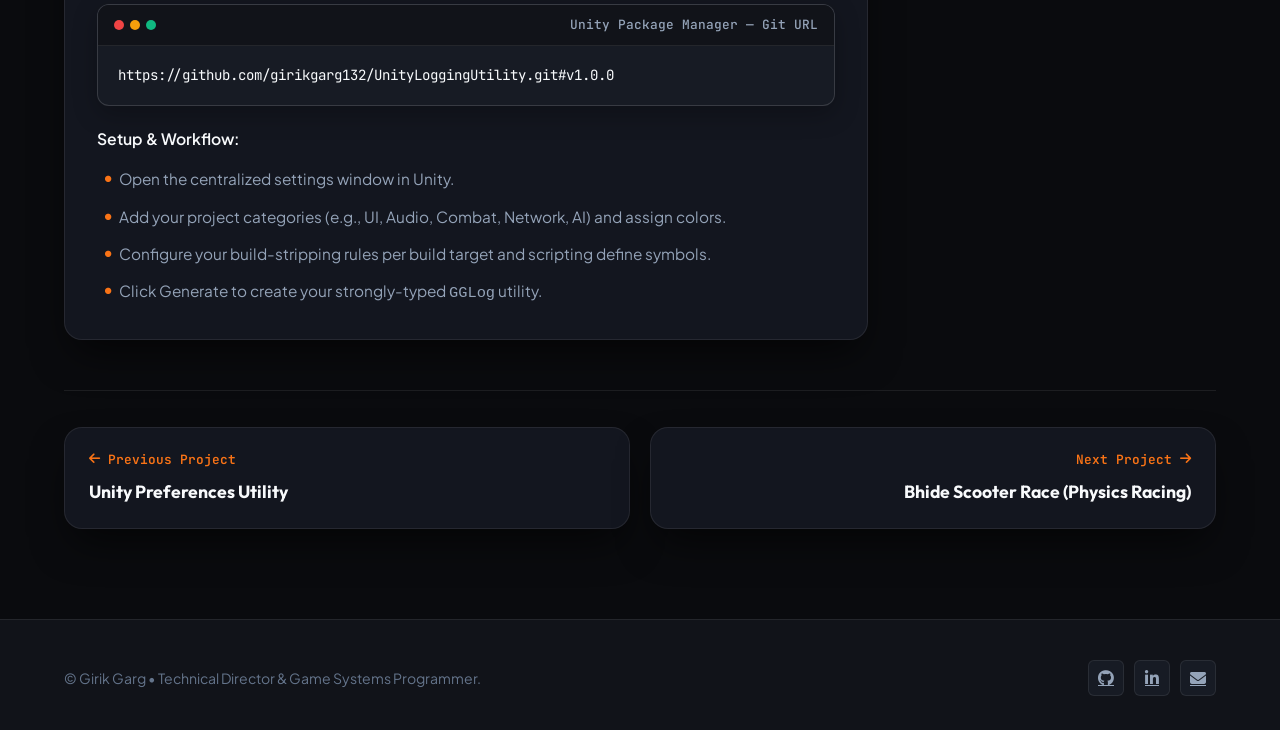
<file: projects/unity-logging-utility.html>
<!DOCTYPE html>
<html lang="en">
<head>
  <meta charset="UTF-8">
  <meta name="viewport" content="width=device-width, initial-scale=1.0">
  <title>Unity Logging Utility - High-Performance Structured Logging &amp; [Conditional] Stripping | Girik Garg Portfolio</title>
  
  <!-- Fonts & Icons -->
  <link rel="preconnect" href="https://fonts.googleapis.com">
  <link rel="preconnect" href="https://fonts.gstatic.com" crossorigin>
  <link href="https://fonts.googleapis.com/css2?family=JetBrains+Mono:wght@500;600;700&family=Outfit:wght@600;700;800&family=Plus+Jakarta+Sans:wght@400;500;600;700&display=swap" rel="stylesheet">
  <link rel="stylesheet" href="https://cdnjs.cloudflare.com/ajax/libs/font-awesome/6.5.1/css/all.min.css">
  
  <!-- Stylesheets -->
  <link rel="stylesheet" href="../assets/css/portfolio.css">
  <link rel="stylesheet" href="../assets/css/project-detail.css">

  <!-- Immediate Theme Initialization (prevents flash of wrong theme) -->
  <script>
    (function() {
      var savedTheme = localStorage.getItem('girik_theme') || 'dark';
      document.documentElement.setAttribute('data-theme', savedTheme);
    })();
  </script>
</head>
<body>

  <div class="site-wrapper">
    <!-- Top Bar Navigation -->
    <header class="project-top-bar">
      <div class="container top-bar-content">
        <a href="../index.html" class="back-link">
          <i class="fa-solid fa-arrow-left"></i> <span>Back to Home</span>
        </a>
        <div class="top-bar-right">
          <button id="theme-toggle-btn" class="theme-toggle-btn" aria-label="Toggle Day / Night Mode" title="Toggle Day / Night Mode">
            <i class="fa-solid fa-sun icon-sun"></i>
            <i class="fa-solid fa-moon icon-moon"></i>
          </button>
          <a href="../index.html" class="brand-logo" style="font-size: 1.05rem;">
            <div class="brand-icon"><i class="fa-solid fa-gamepad"></i></div>
            <span>Girik Garg</span>
          </a>
        </div>
      </div>
    </header>

    <!-- Project Hero -->
    <main class="container">
      <section class="project-hero">
        <div class="project-hero-header">
          <div class="project-meta-pills">
            <span class="badge pulse-badge"><span class="dot"></span> Open-Source Tool</span>
            <span class="badge badge-purple">MIT License</span>
            <span class="tag-pill">UPM Package</span>
            <span class="tag-pill">Zero GC Allocations</span>
            <span class="tag-pill">[Conditional] Stripping</span>
          </div>

          <h1 class="project-hero-title">Unity Logging Utility</h1>
          <p class="project-hero-tagline">
            A high-performance structured logging architecture and code generator for Unity. Eliminates console noise through color-coded categories, dynamic editor toggles, and zero-allocation compile-time stripping in release builds.
          </p>

          <div class="project-actions-bar">
            <a href="https://github.com/girikgarg132/UnityLoggingUtility" target="_blank" class="btn btn-primary">
              <i class="fa-brands fa-github"></i> View on GitHub
            </a>
            <a href="https://github.com/girikgarg132/UnityLoggingUtility/releases" target="_blank" class="btn btn-secondary">
              <i class="fa-solid fa-download"></i> Releases &amp; Tarball
            </a>
            <a href="../index.html#contact" class="btn btn-outline-cyan">
              <i class="fa-solid fa-envelope"></i> Discuss Tooling &amp; Architecture
            </a>
          </div>
        </div>

        <!-- Visual Feature Banner -->
        <div class="gallery-section" style="margin-top: 25px; margin-bottom: 45px;">
          <div class="gallery-item" style="max-height: 520px; border-radius: var(--radius-lg); overflow: hidden;">
            <img src="../images/unity-logging-utility-banner.png" alt="Unity Logging Utility Overview Banner" style="width: 100%; height: auto; aspect-ratio: 16/9; object-fit: cover;">
            <div class="gallery-caption">
              <span><i class="fa-solid fa-terminal"></i> Color-Coded Subsystem Logs, Dynamic Filters &amp; [Conditional] Compile Stripping</span>
            </div>
          </div>
        </div>

        <!-- Main Content & Case Study Grid -->
        <div class="project-content-grid">
          <!-- Left: Deep Dive -->
          <div class="case-study-body">
            
            <div class="case-study-block">
              <h2><i class="fa-solid fa-shield-virus"></i> The Problem: Default Debug.Log in Production</h2>
              <p>
                In production Unity projects, standard <code>Debug.Log</code> calls present three critical drawbacks that harm both development velocity and shipping performance:
              </p>
              <ul>
                <li><strong>Unformatted Console Noise:</strong> As projects expand across networking, audio, AI, UI, and physics, the console quickly becomes a wall of white text. Crucial warnings and runtime exceptions are buried under routine status messages.</li>
                <li><strong>Garbage Collection &amp; Memory Allocation:</strong> String concatenations and string interpolations (e.g. <code>$"Player position: {pos}"</code>) allocate heap memory every execution. In high-frequency game loops, this causes constant GC allocations and frame stutter.</li>
                <li><strong>Severe Release Build Penalties:</strong> Unlike some compiled languages, Unity's default <code>Debug.Log</code> statements execute in production builds unless explicitly wrapped in preprocessor defines. This wastes CPU cycles on mobile devices and leaks proprietary game logic, packet structures, or API payloads into logcat and crash reports.</li>
              </ul>
            </div>

            <div class="case-study-block">
              <h2><i class="fa-solid fa-microchip"></i> Architectural Capabilities &amp; Features</h2>
              <p>
                <strong>UnityLoggingUtility</strong> was built to provide high-clarity console visibility during development while guaranteeing zero performance impact in release builds:
              </p>

              <div class="feature-cards-grid">
                <div class="feature-mini-card">
                  <div class="feature-mini-icon"><i class="fa-solid fa-palette"></i></div>
                  <h4>Color-Coded Categories</h4>
                  <p>Assign custom hex colors and bracket tags to categories (e.g., <code>[Network]</code>, <code>[Combat]</code>, <code>[UI]</code>) for instant visual scanning in the console.</p>
                </div>

                <div class="feature-mini-card">
                  <div class="feature-mini-icon"><i class="fa-solid fa-toggle-on"></i></div>
                  <h4>Live Category Toggles</h4>
                  <p>Toggle individual log categories on or off on the fly during play mode to silence noisy subsystems while debugging specific features.</p>
                </div>

                <div class="feature-mini-card">
                  <div class="feature-mini-icon"><i class="fa-solid fa-scissors"></i></div>
                  <h4>Compile-Time Stripping</h4>
                  <p>Decorated with C# <code>[Conditional]</code> attributes. In release builds, the compiler completely strips log calls and string arguments with 0 GC and 0 CPU overhead.</p>
                </div>

                <div class="feature-mini-card">
                  <div class="feature-mini-icon"><i class="fa-solid fa-code"></i></div>
                  <h4>Automated CodeGen</h4>
                  <p>Configure categories, colors, and stripping rules in a centralized settings window to automatically generate <code>GGLog</code> and <code>GGLogCategory</code> helper scripts.</p>
                </div>
              </div>
            </div>

            <div class="case-study-block">
              <h2><i class="fa-solid fa-code"></i> Implementation &amp; Code Architecture</h2>
              <p>
                The utility auto-generates dedicated, strongly-typed static logging methods decorated with conditional attributes tied to compiler symbols:
              </p>

              <div class="code-window">
                <div class="code-window-header">
                  <div class="window-dots">
                    <span class="window-dot dot-red"></span>
                    <span class="window-dot dot-yellow"></span>
                    <span class="window-dot dot-green"></span>
                  </div>
                  <span class="code-window-title">Generated Logging Architecture (GGLog.cs)</span>
                </div>
                <pre><code>// Auto-generated helper with compile-time stripping
[System.Diagnostics.Conditional("ENABLE_LOG_NETWORK")]
public static void LogNetwork(string message, UnityEngine.Object context = null)
{
    if (!IsCategoryEnabled(GGLogCategory.Network)) return;
    
    // Rich-text color formatting applied automatically
    UnityEngine.Debug.Log($"&lt;color=#38bdf8&gt;[Network]&lt;/color&gt; {message}", context);
}

[System.Diagnostics.Conditional("ENABLE_LOG_COMBAT")]
public static void LogCombat(string message, UnityEngine.Object context = null)
{
    if (!IsCategoryEnabled(GGLogCategory.Combat)) return;
    UnityEngine.Debug.Log($"&lt;color=#fb7185&gt;[Combat]&lt;/color&gt; {message}", context);
}</code></pre>
              </div>

              <div class="code-window">
                <div class="code-window-header">
                  <div class="window-dots">
                    <span class="window-dot dot-red"></span>
                    <span class="window-dot dot-yellow"></span>
                    <span class="window-dot dot-green"></span>
                  </div>
                  <span class="code-window-title">Clean Gameplay Calling Code</span>
                </div>
                <pre><code>// In your gameplay and network scripts:
GGLog.LogNetwork($"Host listening on port {listenPort} (Relay Connected)");
GGLog.LogCombat($"Player {playerID} dealt {damage} elemental damage to {target.name}");

// In release builds:
// The compiler completely removes both the method call AND string allocations!</code></pre>
              </div>
            </div>

            <div class="case-study-block">
              <h2><i class="fa-solid fa-download"></i> Installation via Unity Package Manager (UPM)</h2>
              <p>
                Add this package directly into your project using the Unity Package Manager Git dependency:
              </p>

              <div class="code-window">
                <div class="code-window-header">
                  <div class="window-dots">
                    <span class="window-dot dot-red"></span>
                    <span class="window-dot dot-yellow"></span>
                    <span class="window-dot dot-green"></span>
                  </div>
                  <span class="code-window-title">Unity Package Manager — Git URL</span>
                </div>
                <pre><code>https://github.com/girikgarg132/UnityLoggingUtility.git#v1.0.0</code></pre>
              </div>

              <p><strong>Setup &amp; Workflow:</strong></p>
              <ul>
                <li>Open the centralized settings window in Unity.</li>
                <li>Add your project categories (e.g., UI, Audio, Combat, Network, AI) and assign colors.</li>
                <li>Configure your build-stripping rules per build target and scripting define symbols.</li>
                <li>Click Generate to create your strongly-typed <code>GGLog</code> utility.</li>
              </ul>
            </div>

          </div>

          <!-- Right Sidebar: Quick Specs -->
          <aside class="project-sidebar">
            <div class="specs-card">
              <h3>Package Specs</h3>
              
              <div class="spec-item">
                <span class="spec-label">Author</span>
                <span class="spec-value">Girik Garg</span>
              </div>

              <div class="spec-item">
                <span class="spec-label">License</span>
                <span class="spec-value">MIT Open Source</span>
              </div>

              <div class="spec-item">
                <span class="spec-label">Compatibility</span>
                <span class="spec-value">Unity 2021.3+, 2022.3 LTS, Unity 6</span>
              </div>

              <div class="spec-item">
                <span class="spec-label">Overhead</span>
                <span class="spec-value" style="color: var(--accent-emerald);">0 GC Allocations (Release)</span>
              </div>

              <div class="spec-item">
                <span class="spec-label">Repository</span>
                <span class="spec-value">
                  <a href="https://github.com/girikgarg132/UnityLoggingUtility" target="_blank" style="color: var(--accent-primary); text-decoration: none;">
                    GitHub <i class="fa-solid fa-arrow-up-right-from-square" style="font-size: 0.75rem;"></i>
                  </a>
                </span>
              </div>
            </div>

            <div class="specs-card">
              <h3>Tech Stack &amp; Concepts</h3>
              <div class="skill-tags">
                <span class="skill-tag">Unity C#</span>
                <span class="skill-tag">[Conditional] Attribute</span>
                <span class="skill-tag">Compile Stripping</span>
                <span class="skill-tag">Zero-Allocation</span>
                <span class="skill-tag">Console Rich-Text</span>
                <span class="skill-tag">Script Generation</span>
                <span class="skill-tag">UPM Packaging</span>
              </div>
            </div>

            <div class="sidebar-box">
              <h3 class="sidebar-box-title"><i class="fa-brands fa-github"></i> Open Source Repository</h3>
              <p style="font-size: 0.88rem; color: var(--text-secondary); line-height: 1.6; margin-bottom: 16px;">
                Clone the repository, inspect the code generation logic, or integrate it into your Unity projects.
              </p>
              <a href="https://github.com/girikgarg132/UnityLoggingUtility" target="_blank" class="btn btn-secondary btn-sm" style="width: 100%; justify-content: center;">
                <i class="fa-brands fa-github"></i> girikgarg132/UnityLoggingUtility
              </a>
            </div>
          </aside>
        </div>

        <!-- Next / Prev Pagination -->
        <div class="project-pagination">
          <div class="pagination-grid">
            <a href="unity-preferences-utility.html" class="pagination-card">
              <span class="pagination-dir"><i class="fa-solid fa-arrow-left"></i> Previous Project</span>
              <span class="pagination-title">Unity Preferences Utility</span>
            </a>
            <a href="bhide-scooter-race.html" class="pagination-card next">
              <span class="pagination-dir">Next Project <i class="fa-solid fa-arrow-right"></i></span>
              <span class="pagination-title">Bhide Scooter Race (Physics Racing)</span>
            </a>
          </div>
        </div>
      </section>
    </main>

    <!-- Footer -->
    <footer class="site-footer">
      <div class="container footer-content">
        <div class="footer-info">
          <p>© Girik Garg • Technical Director &amp; Game Systems Programmer.</p>
        </div>
        <div class="footer-social-links">
          <a href="https://github.com/girikgarg132" target="_blank" class="social-icon-btn" title="GitHub"><i class="fa-brands fa-github"></i></a>
          <a href="https://www.linkedin.com/in/girik-garg132/" target="_blank" class="social-icon-btn" title="LinkedIn"><i class="fa-brands fa-linkedin-in"></i></a>
          <a href="mailto:girikgarg1@gmail.com" class="social-icon-btn" title="Email"><i class="fa-solid fa-envelope"></i></a>
        </div>
      </div>
    </footer>
  </div>

  <script src="../assets/js/portfolio.js"></script>
</body>
</html>
</file>
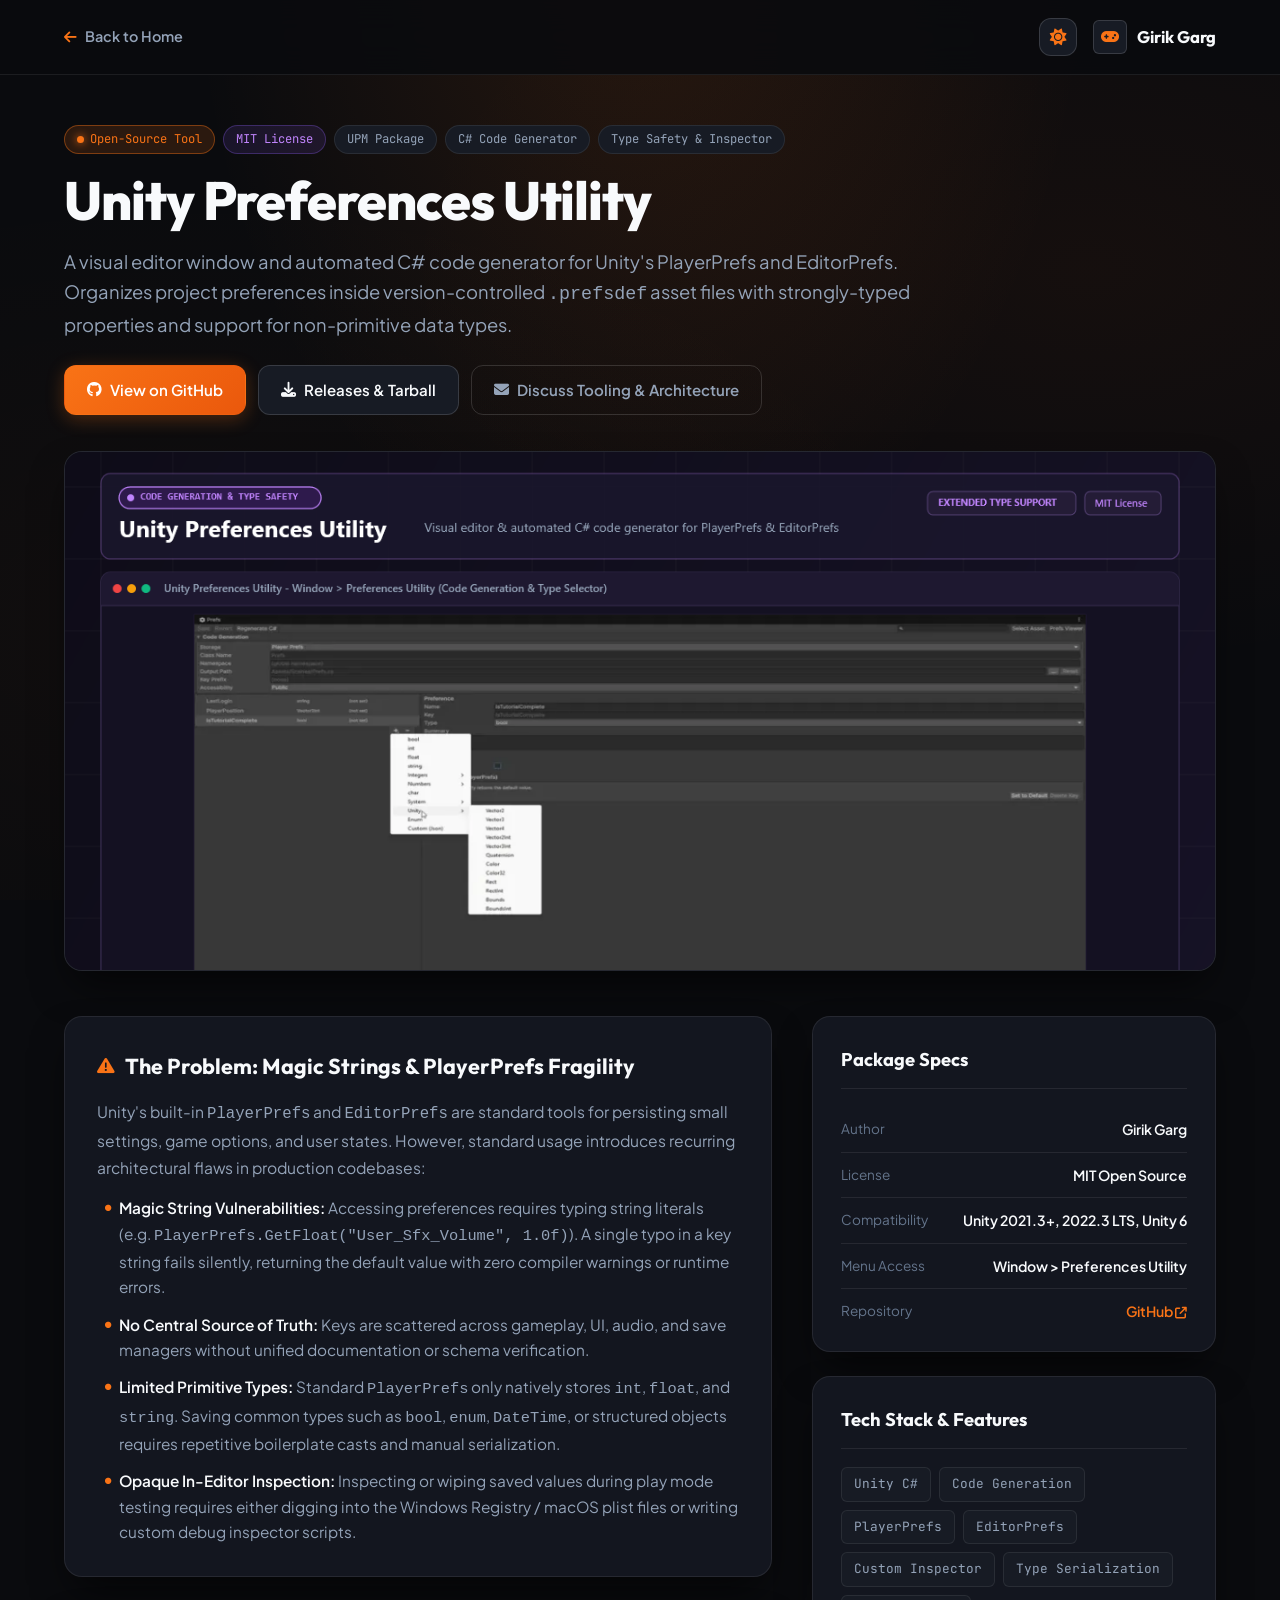
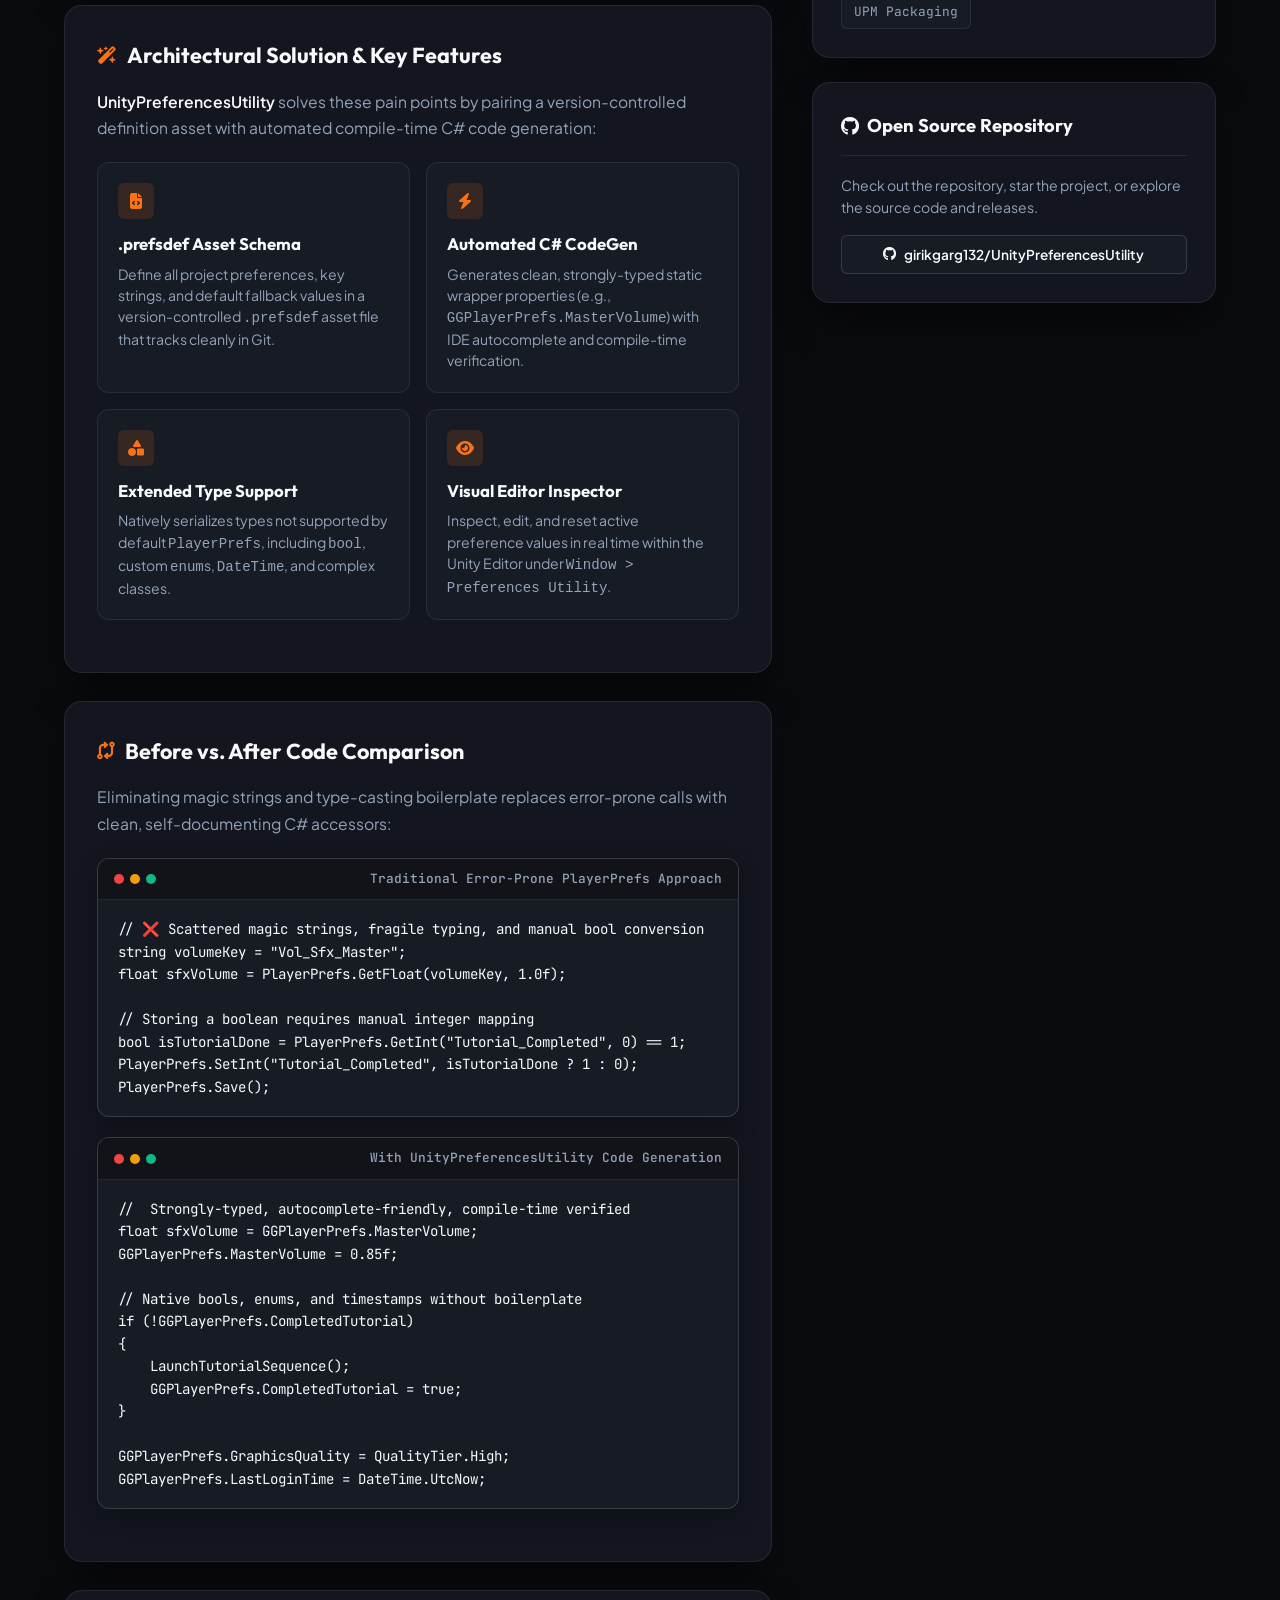
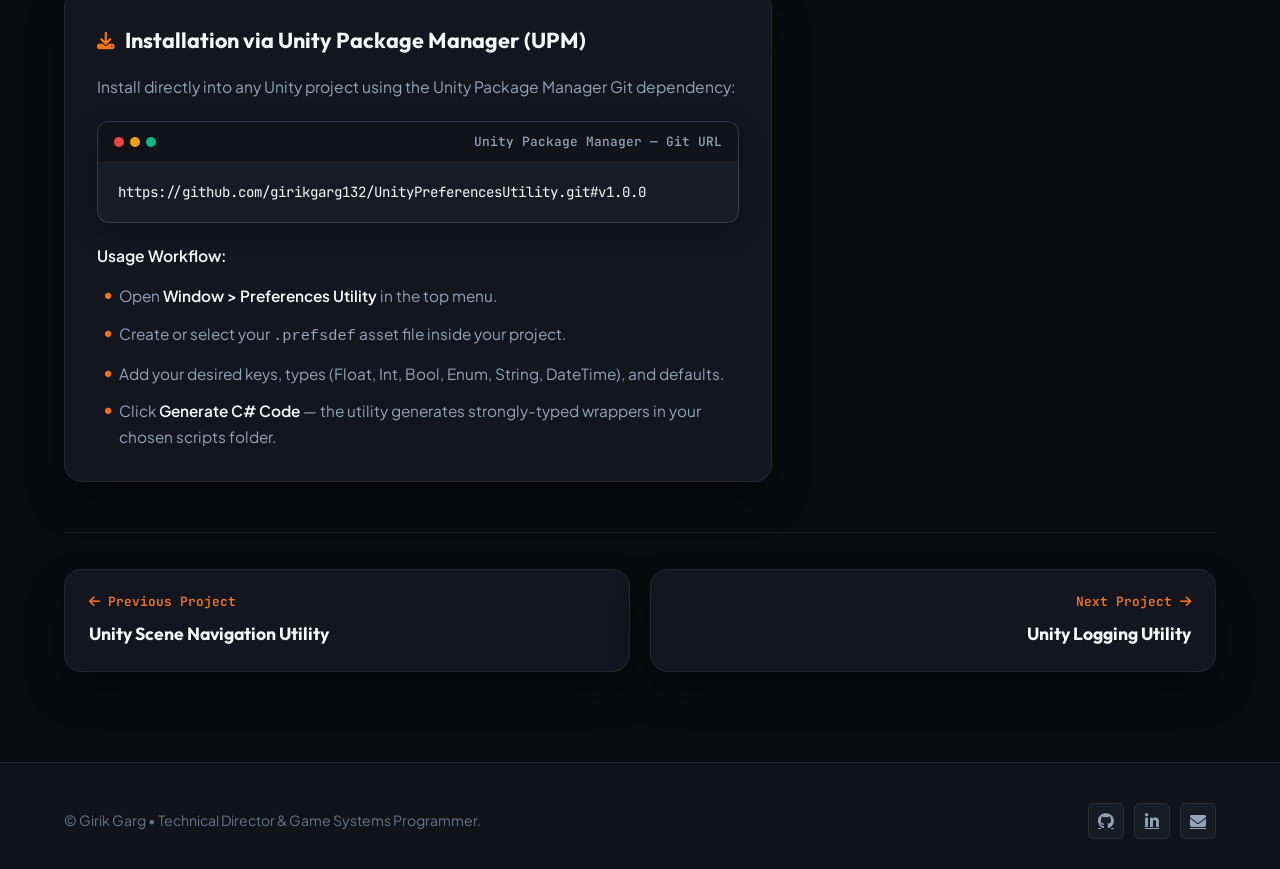
<file: projects/unity-preferences-utility.html>
<!DOCTYPE html>
<html lang="en">
<head>
  <meta charset="UTF-8">
  <meta name="viewport" content="width=device-width, initial-scale=1.0">
  <title>Unity Preferences Utility - Strongly-Typed PlayerPrefs &amp; EditorPrefs Code Generator | Girik Garg Portfolio</title>
  
  <!-- Fonts & Icons -->
  <link rel="preconnect" href="https://fonts.googleapis.com">
  <link rel="preconnect" href="https://fonts.gstatic.com" crossorigin>
  <link href="https://fonts.googleapis.com/css2?family=JetBrains+Mono:wght@500;600;700&family=Outfit:wght@600;700;800&family=Plus+Jakarta+Sans:wght@400;500;600;700&display=swap" rel="stylesheet">
  <link rel="stylesheet" href="https://cdnjs.cloudflare.com/ajax/libs/font-awesome/6.5.1/css/all.min.css">
  
  <!-- Stylesheets -->
  <link rel="stylesheet" href="../assets/css/portfolio.css">
  <link rel="stylesheet" href="../assets/css/project-detail.css">

  <!-- Immediate Theme Initialization (prevents flash of wrong theme) -->
  <script>
    (function() {
      var savedTheme = localStorage.getItem('girik_theme') || 'dark';
      document.documentElement.setAttribute('data-theme', savedTheme);
    })();
  </script>
</head>
<body>

  <div class="site-wrapper">
    <!-- Top Bar Navigation -->
    <header class="project-top-bar">
      <div class="container top-bar-content">
        <a href="../index.html" class="back-link">
          <i class="fa-solid fa-arrow-left"></i> <span>Back to Home</span>
        </a>
        <div class="top-bar-right">
          <button id="theme-toggle-btn" class="theme-toggle-btn" aria-label="Toggle Day / Night Mode" title="Toggle Day / Night Mode">
            <i class="fa-solid fa-sun icon-sun"></i>
            <i class="fa-solid fa-moon icon-moon"></i>
          </button>
          <a href="../index.html" class="brand-logo" style="font-size: 1.05rem;">
            <div class="brand-icon"><i class="fa-solid fa-gamepad"></i></div>
            <span>Girik Garg</span>
          </a>
        </div>
      </div>
    </header>

    <!-- Project Hero -->
    <main class="container">
      <section class="project-hero">
        <div class="project-hero-header">
          <div class="project-meta-pills">
            <span class="badge pulse-badge"><span class="dot"></span> Open-Source Tool</span>
            <span class="badge badge-purple">MIT License</span>
            <span class="tag-pill">UPM Package</span>
            <span class="tag-pill">C# Code Generator</span>
            <span class="tag-pill">Type Safety &amp; Inspector</span>
          </div>

          <h1 class="project-hero-title">Unity Preferences Utility</h1>
          <p class="project-hero-tagline">
            A visual editor window and automated C# code generator for Unity's PlayerPrefs and EditorPrefs. Organizes project preferences inside version-controlled <code>.prefsdef</code> asset files with strongly-typed properties and support for non-primitive data types.
          </p>

          <div class="project-actions-bar">
            <a href="https://github.com/girikgarg132/UnityPreferencesUtility" target="_blank" class="btn btn-primary">
              <i class="fa-brands fa-github"></i> View on GitHub
            </a>
            <a href="https://github.com/girikgarg132/UnityPreferencesUtility/releases" target="_blank" class="btn btn-secondary">
              <i class="fa-solid fa-download"></i> Releases &amp; Tarball
            </a>
            <a href="../index.html#contact" class="btn btn-outline-cyan">
              <i class="fa-solid fa-envelope"></i> Discuss Tooling &amp; Architecture
            </a>
          </div>
        </div>

        <!-- Visual Feature Banner -->
        <div class="gallery-section" style="margin-top: 25px; margin-bottom: 45px;">
          <div class="gallery-item" style="max-height: 520px; border-radius: var(--radius-lg); overflow: hidden;">
            <img src="../images/unity-preferences-utility-banner.png" alt="Unity Preferences Utility Overview Banner" style="width: 100%; height: auto; aspect-ratio: 16/9; object-fit: cover;">
            <div class="gallery-caption">
              <span><i class="fa-solid fa-code"></i> Visual Definition Inspector &amp; Generated Strongly-Typed C# Wrapper Properties</span>
            </div>
          </div>
        </div>

        <!-- Main Content & Case Study Grid -->
        <div class="project-content-grid">
          <!-- Left: Deep Dive -->
          <div class="case-study-body">
            
            <div class="case-study-block">
              <h2><i class="fa-solid fa-triangle-exclamation"></i> The Problem: Magic Strings &amp; PlayerPrefs Fragility</h2>
              <p>
                Unity's built-in <code>PlayerPrefs</code> and <code>EditorPrefs</code> are standard tools for persisting small settings, game options, and user states. However, standard usage introduces recurring architectural flaws in production codebases:
              </p>
              <ul>
                <li><strong>Magic String Vulnerabilities:</strong> Accessing preferences requires typing string literals (e.g. <code>PlayerPrefs.GetFloat("User_Sfx_Volume", 1.0f)</code>). A single typo in a key string fails silently, returning the default value with zero compiler warnings or runtime errors.</li>
                <li><strong>No Central Source of Truth:</strong> Keys are scattered across gameplay, UI, audio, and save managers without unified documentation or schema verification.</li>
                <li><strong>Limited Primitive Types:</strong> Standard <code>PlayerPrefs</code> only natively stores <code>int</code>, <code>float</code>, and <code>string</code>. Saving common types such as <code>bool</code>, <code>enum</code>, <code>DateTime</code>, or structured objects requires repetitive boilerplate casts and manual serialization.</li>
                <li><strong>Opaque In-Editor Inspection:</strong> Inspecting or wiping saved values during play mode testing requires either digging into the Windows Registry / macOS plist files or writing custom debug inspector scripts.</li>
              </ul>
            </div>

            <div class="case-study-block">
              <h2><i class="fa-solid fa-wand-magic-sparkles"></i> Architectural Solution &amp; Key Features</h2>
              <p>
                <strong>UnityPreferencesUtility</strong> solves these pain points by pairing a version-controlled definition asset with automated compile-time C# code generation:
              </p>

              <div class="feature-cards-grid">
                <div class="feature-mini-card">
                  <div class="feature-mini-icon"><i class="fa-solid fa-file-code"></i></div>
                  <h4>.prefsdef Asset Schema</h4>
                  <p>Define all project preferences, key strings, and default fallback values in a version-controlled <code>.prefsdef</code> asset file that tracks cleanly in Git.</p>
                </div>

                <div class="feature-mini-card">
                  <div class="feature-mini-icon"><i class="fa-solid fa-bolt"></i></div>
                  <h4>Automated C# CodeGen</h4>
                  <p>Generates clean, strongly-typed static wrapper properties (e.g., <code>GGPlayerPrefs.MasterVolume</code>) with IDE autocomplete and compile-time verification.</p>
                </div>

                <div class="feature-mini-card">
                  <div class="feature-mini-icon"><i class="fa-solid fa-shapes"></i></div>
                  <h4>Extended Type Support</h4>
                  <p>Natively serializes types not supported by default <code>PlayerPrefs</code>, including <code>bool</code>, custom <code>enum</code>s, <code>DateTime</code>, and complex classes.</p>
                </div>

                <div class="feature-mini-card">
                  <div class="feature-mini-icon"><i class="fa-solid fa-eye"></i></div>
                  <h4>Visual Editor Inspector</h4>
                  <p>Inspect, edit, and reset active preference values in real time within the Unity Editor under <code>Window &gt; Preferences Utility</code>.</p>
                </div>
              </div>
            </div>

            <div class="case-study-block">
              <h2><i class="fa-solid fa-code-compare"></i> Before vs. After Code Comparison</h2>
              <p>
                Eliminating magic strings and type-casting boilerplate replaces error-prone calls with clean, self-documenting C# accessors:
              </p>

              <div class="code-window">
                <div class="code-window-header">
                  <div class="window-dots">
                    <span class="window-dot dot-red"></span>
                    <span class="window-dot dot-yellow"></span>
                    <span class="window-dot dot-green"></span>
                  </div>
                  <span class="code-window-title">Traditional Error-Prone PlayerPrefs Approach</span>
                </div>
                <pre><code>// ❌ Scattered magic strings, fragile typing, and manual bool conversion
string volumeKey = "Vol_Sfx_Master";
float sfxVolume = PlayerPrefs.GetFloat(volumeKey, 1.0f);

// Storing a boolean requires manual integer mapping
bool isTutorialDone = PlayerPrefs.GetInt("Tutorial_Completed", 0) == 1;
PlayerPrefs.SetInt("Tutorial_Completed", isTutorialDone ? 1 : 0);
PlayerPrefs.Save();</code></pre>
              </div>

              <div class="code-window">
                <div class="code-window-header">
                  <div class="window-dots">
                    <span class="window-dot dot-red"></span>
                    <span class="window-dot dot-yellow"></span>
                    <span class="window-dot dot-green"></span>
                  </div>
                  <span class="code-window-title">With UnityPreferencesUtility Code Generation</span>
                </div>
                <pre><code>//  Strongly-typed, autocomplete-friendly, compile-time verified
float sfxVolume = GGPlayerPrefs.MasterVolume;
GGPlayerPrefs.MasterVolume = 0.85f;

// Native bools, enums, and timestamps without boilerplate
if (!GGPlayerPrefs.CompletedTutorial) 
{
    LaunchTutorialSequence();
    GGPlayerPrefs.CompletedTutorial = true;
}

GGPlayerPrefs.GraphicsQuality = QualityTier.High;
GGPlayerPrefs.LastLoginTime = DateTime.UtcNow;</code></pre>
              </div>
            </div>

            <div class="case-study-block">
              <h2><i class="fa-solid fa-download"></i> Installation via Unity Package Manager (UPM)</h2>
              <p>
                Install directly into any Unity project using the Unity Package Manager Git dependency:
              </p>

              <div class="code-window">
                <div class="code-window-header">
                  <div class="window-dots">
                    <span class="window-dot dot-red"></span>
                    <span class="window-dot dot-yellow"></span>
                    <span class="window-dot dot-green"></span>
                  </div>
                  <span class="code-window-title">Unity Package Manager — Git URL</span>
                </div>
                <pre><code>https://github.com/girikgarg132/UnityPreferencesUtility.git#v1.0.0</code></pre>
              </div>

              <p><strong>Usage Workflow:</strong></p>
              <ul>
                <li>Open <strong>Window &gt; Preferences Utility</strong> in the top menu.</li>
                <li>Create or select your <code>.prefsdef</code> asset file inside your project.</li>
                <li>Add your desired keys, types (Float, Int, Bool, Enum, String, DateTime), and defaults.</li>
                <li>Click <strong>Generate C# Code</strong> — the utility generates strongly-typed wrappers in your chosen scripts folder.</li>
              </ul>
            </div>

          </div>

          <!-- Right Sidebar: Quick Specs -->
          <aside class="project-sidebar">
            <div class="specs-card">
              <h3>Package Specs</h3>
              
              <div class="spec-item">
                <span class="spec-label">Author</span>
                <span class="spec-value">Girik Garg</span>
              </div>

              <div class="spec-item">
                <span class="spec-label">License</span>
                <span class="spec-value">MIT Open Source</span>
              </div>

              <div class="spec-item">
                <span class="spec-label">Compatibility</span>
                <span class="spec-value">Unity 2021.3+, 2022.3 LTS, Unity 6</span>
              </div>

              <div class="spec-item">
                <span class="spec-label">Menu Access</span>
                <span class="spec-value">Window &gt; Preferences Utility</span>
              </div>

              <div class="spec-item">
                <span class="spec-label">Repository</span>
                <span class="spec-value">
                  <a href="https://github.com/girikgarg132/UnityPreferencesUtility" target="_blank" style="color: var(--accent-primary); text-decoration: none;">
                    GitHub <i class="fa-solid fa-arrow-up-right-from-square" style="font-size: 0.75rem;"></i>
                  </a>
                </span>
              </div>
            </div>

            <div class="specs-card">
              <h3>Tech Stack &amp; Features</h3>
              <div class="skill-tags">
                <span class="skill-tag">Unity C#</span>
                <span class="skill-tag">Code Generation</span>
                <span class="skill-tag">PlayerPrefs</span>
                <span class="skill-tag">EditorPrefs</span>
                <span class="skill-tag">Custom Inspector</span>
                <span class="skill-tag">Type Serialization</span>
                <span class="skill-tag">UPM Packaging</span>
              </div>
            </div>

            <div class="sidebar-box">
              <h3 class="sidebar-box-title"><i class="fa-brands fa-github"></i> Open Source Repository</h3>
              <p style="font-size: 0.88rem; color: var(--text-secondary); line-height: 1.6; margin-bottom: 16px;">
                Check out the repository, star the project, or explore the source code and releases.
              </p>
              <a href="https://github.com/girikgarg132/UnityPreferencesUtility" target="_blank" class="btn btn-secondary btn-sm" style="width: 100%; justify-content: center;">
                <i class="fa-brands fa-github"></i> girikgarg132/UnityPreferencesUtility
              </a>
            </div>
          </aside>
        </div>

        <!-- Next / Prev Pagination -->
        <div class="project-pagination">
          <div class="pagination-grid">
            <a href="unity-scene-navigation-utility.html" class="pagination-card">
              <span class="pagination-dir"><i class="fa-solid fa-arrow-left"></i> Previous Project</span>
              <span class="pagination-title">Unity Scene Navigation Utility</span>
            </a>
            <a href="unity-logging-utility.html" class="pagination-card next">
              <span class="pagination-dir">Next Project <i class="fa-solid fa-arrow-right"></i></span>
              <span class="pagination-title">Unity Logging Utility</span>
            </a>
          </div>
        </div>
      </section>
    </main>

    <!-- Footer -->
    <footer class="site-footer">
      <div class="container footer-content">
        <div class="footer-info">
          <p>© Girik Garg • Technical Director &amp; Game Systems Programmer.</p>
        </div>
        <div class="footer-social-links">
          <a href="https://github.com/girikgarg132" target="_blank" class="social-icon-btn" title="GitHub"><i class="fa-brands fa-github"></i></a>
          <a href="https://www.linkedin.com/in/girik-garg132/" target="_blank" class="social-icon-btn" title="LinkedIn"><i class="fa-brands fa-linkedin-in"></i></a>
          <a href="mailto:girikgarg1@gmail.com" class="social-icon-btn" title="Email"><i class="fa-solid fa-envelope"></i></a>
        </div>
      </div>
    </footer>
  </div>

  <script src="../assets/js/portfolio.js"></script>
</body>
</html>
</file>
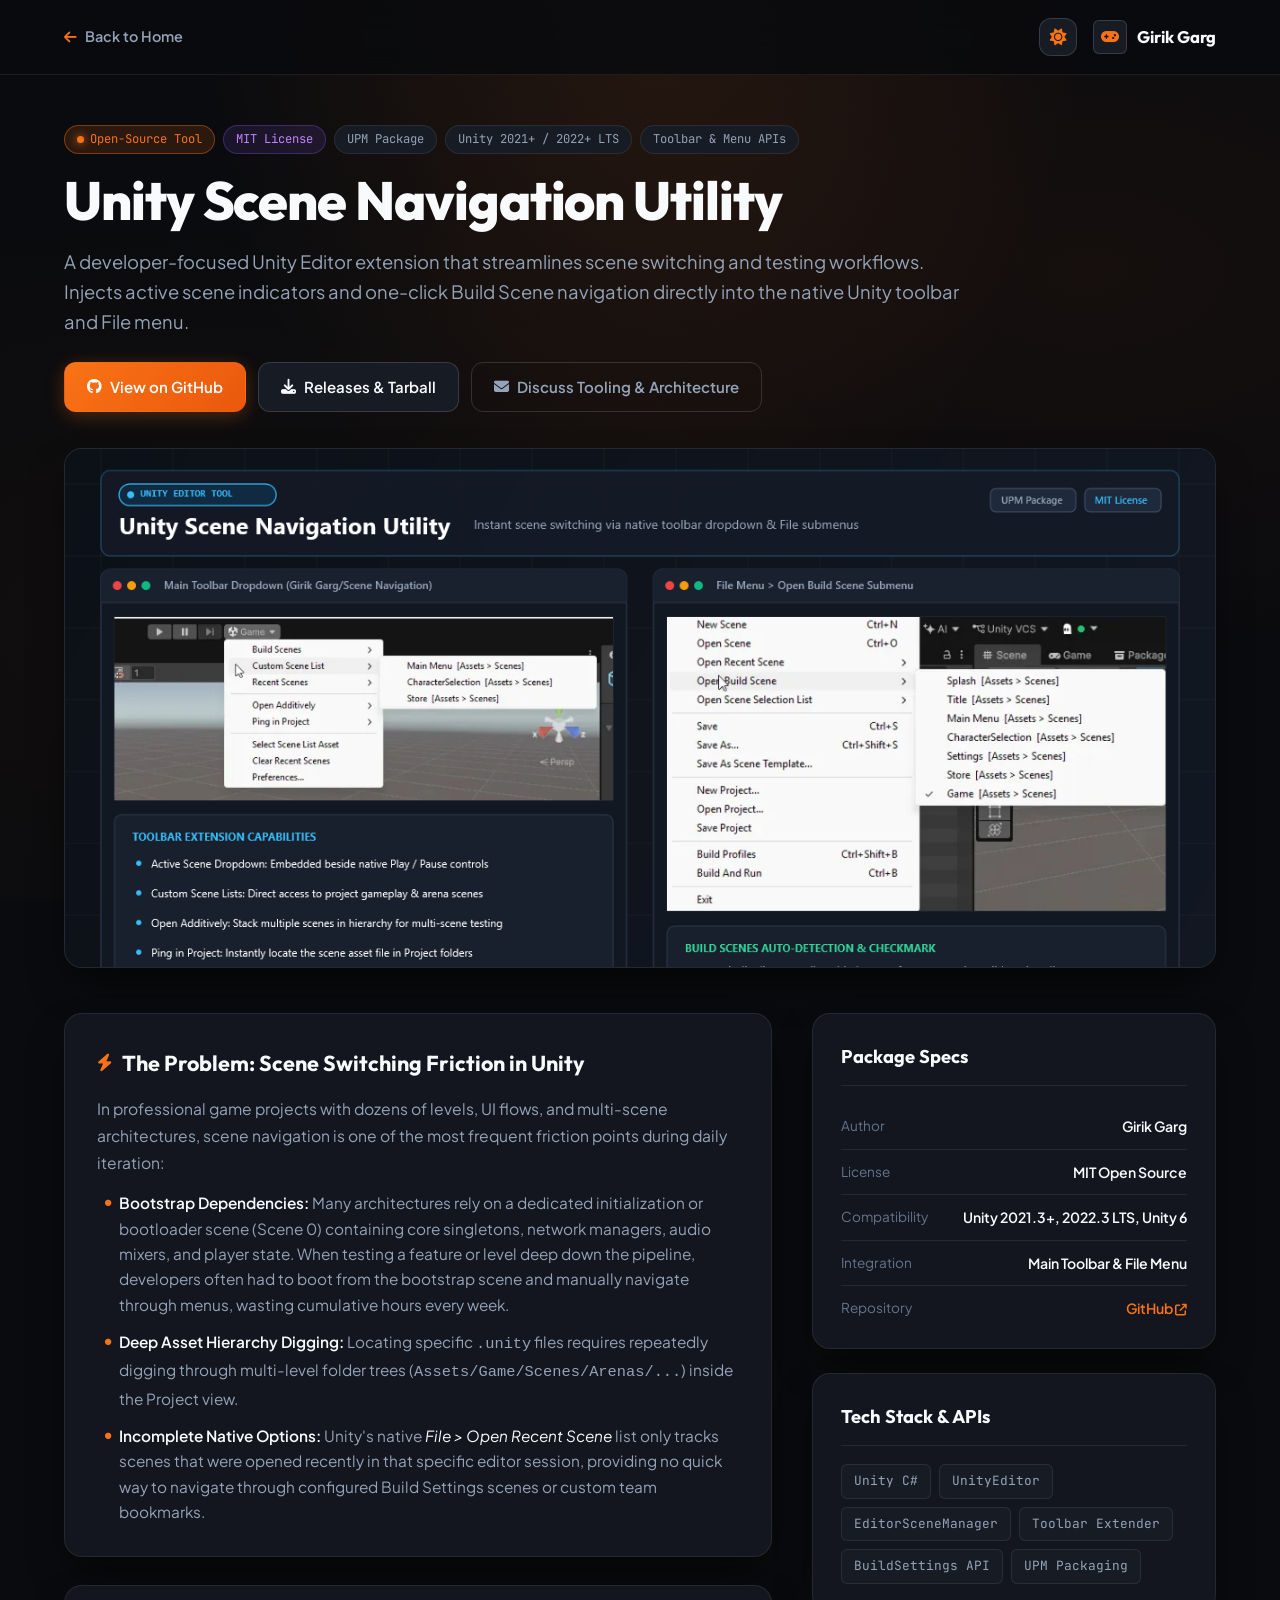
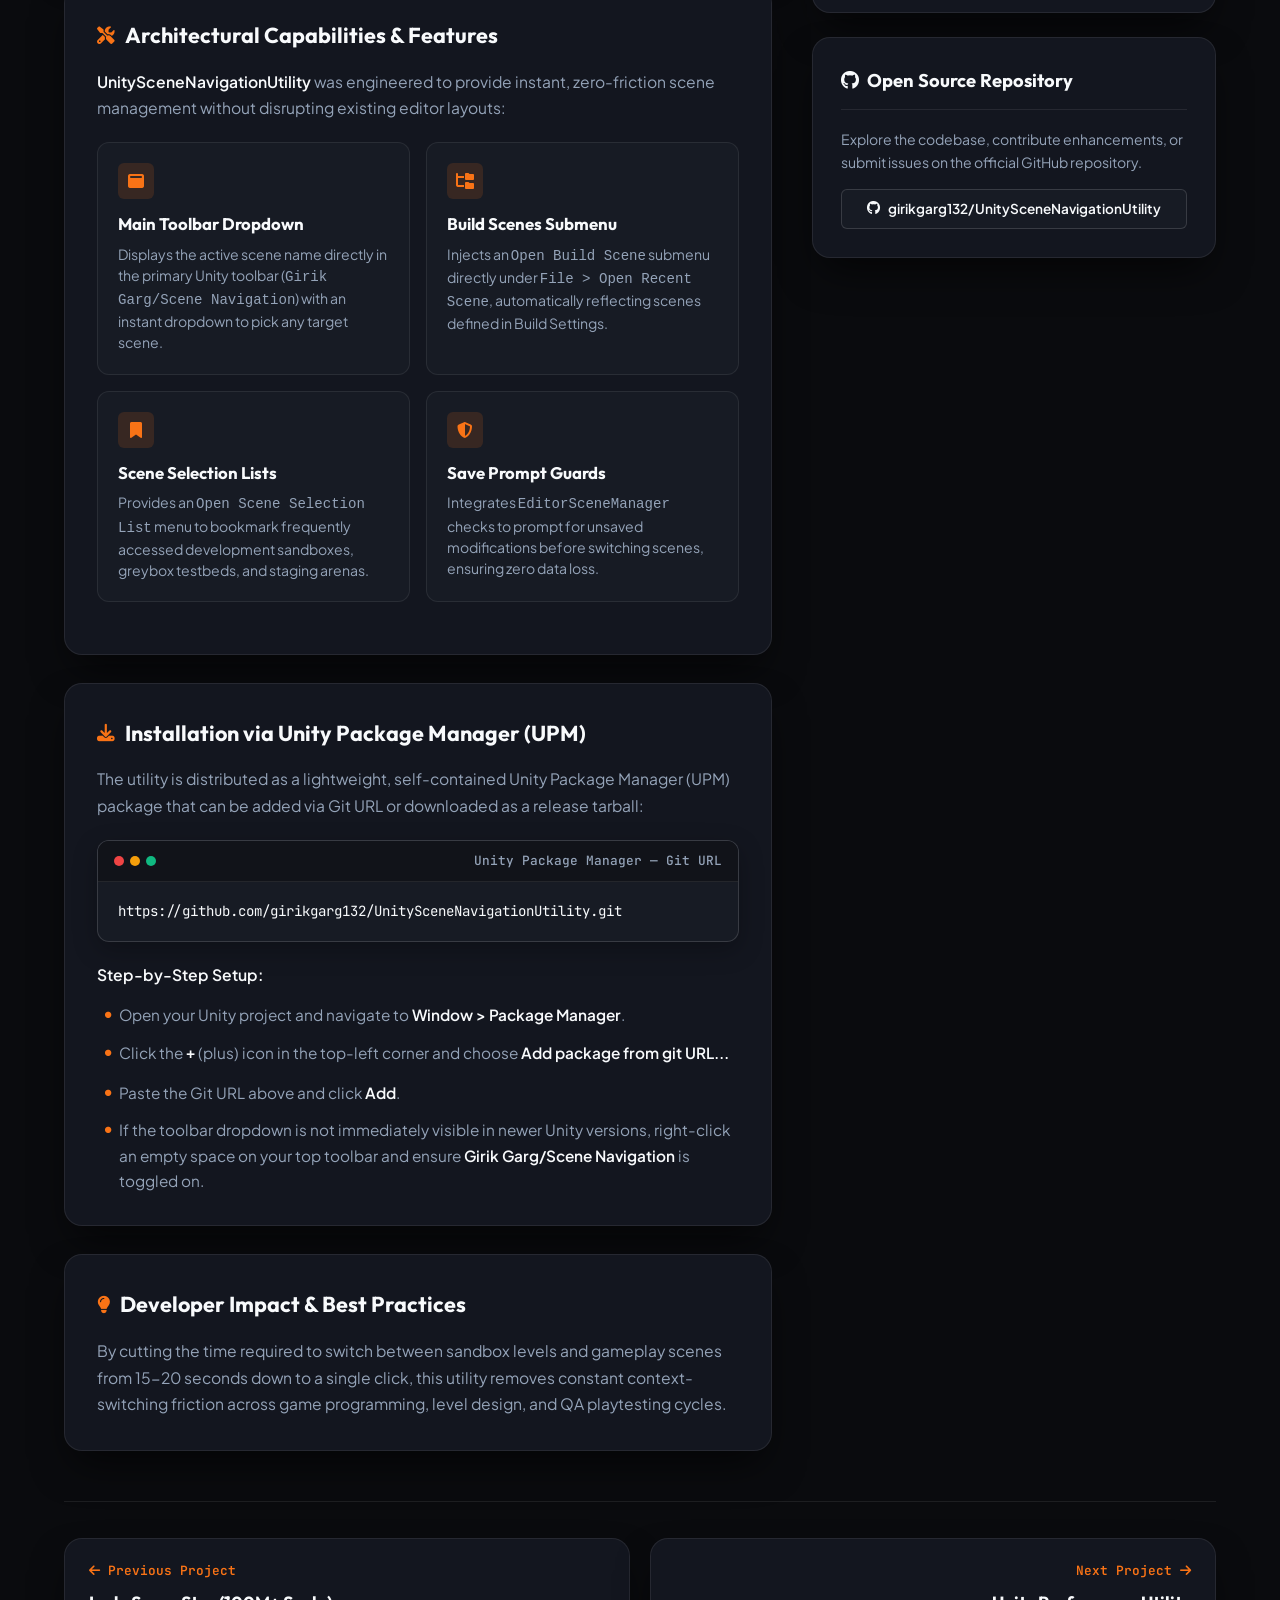
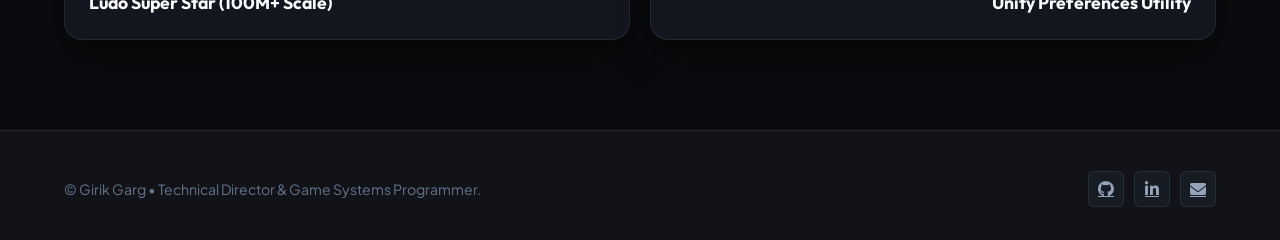
<file: projects/unity-scene-navigation-utility.html>
<!DOCTYPE html>
<html lang="en">
<head>
  <meta charset="UTF-8">
  <meta name="viewport" content="width=device-width, initial-scale=1.0">
  <title>Unity Scene Navigation Utility - Fast-Access Editor Toolbar &amp; Menus | Girik Garg Portfolio</title>
  
  <!-- Fonts & Icons -->
  <link rel="preconnect" href="https://fonts.googleapis.com">
  <link rel="preconnect" href="https://fonts.gstatic.com" crossorigin>
  <link href="https://fonts.googleapis.com/css2?family=JetBrains+Mono:wght@500;600;700&family=Outfit:wght@600;700;800&family=Plus+Jakarta+Sans:wght@400;500;600;700&display=swap" rel="stylesheet">
  <link rel="stylesheet" href="https://cdnjs.cloudflare.com/ajax/libs/font-awesome/6.5.1/css/all.min.css">
  
  <!-- Stylesheets -->
  <link rel="stylesheet" href="../assets/css/portfolio.css">
  <link rel="stylesheet" href="../assets/css/project-detail.css">

  <!-- Immediate Theme Initialization (prevents flash of wrong theme) -->
  <script>
    (function() {
      var savedTheme = localStorage.getItem('girik_theme') || 'dark';
      document.documentElement.setAttribute('data-theme', savedTheme);
    })();
  </script>
</head>
<body>

  <div class="site-wrapper">
    <!-- Top Bar Navigation -->
    <header class="project-top-bar">
      <div class="container top-bar-content">
        <a href="../index.html" class="back-link">
          <i class="fa-solid fa-arrow-left"></i> <span>Back to Home</span>
        </a>
        <div class="top-bar-right">
          <button id="theme-toggle-btn" class="theme-toggle-btn" aria-label="Toggle Day / Night Mode" title="Toggle Day / Night Mode">
            <i class="fa-solid fa-sun icon-sun"></i>
            <i class="fa-solid fa-moon icon-moon"></i>
          </button>
          <a href="../index.html" class="brand-logo" style="font-size: 1.05rem;">
            <div class="brand-icon"><i class="fa-solid fa-gamepad"></i></div>
            <span>Girik Garg</span>
          </a>
        </div>
      </div>
    </header>

    <!-- Project Hero -->
    <main class="container">
      <section class="project-hero">
        <div class="project-hero-header">
          <div class="project-meta-pills">
            <span class="badge pulse-badge"><span class="dot"></span> Open-Source Tool</span>
            <span class="badge badge-purple">MIT License</span>
            <span class="tag-pill">UPM Package</span>
            <span class="tag-pill">Unity 2021+ / 2022+ LTS</span>
            <span class="tag-pill">Toolbar &amp; Menu APIs</span>
          </div>

          <h1 class="project-hero-title">Unity Scene Navigation Utility</h1>
          <p class="project-hero-tagline">
            A developer-focused Unity Editor extension that streamlines scene switching and testing workflows. Injects active scene indicators and one-click Build Scene navigation directly into the native Unity toolbar and File menu.
          </p>

          <div class="project-actions-bar">
            <a href="https://github.com/girikgarg132/UnitySceneNavigationUtility" target="_blank" class="btn btn-primary">
              <i class="fa-brands fa-github"></i> View on GitHub
            </a>
            <a href="https://github.com/girikgarg132/UnitySceneNavigationUtility/releases" target="_blank" class="btn btn-secondary">
              <i class="fa-solid fa-download"></i> Releases &amp; Tarball
            </a>
            <a href="../index.html#contact" class="btn btn-outline-cyan">
              <i class="fa-solid fa-envelope"></i> Discuss Tooling &amp; Architecture
            </a>
          </div>
        </div>

        <!-- Visual Feature Banner -->
        <div class="gallery-section" style="margin-top: 25px; margin-bottom: 45px;">
          <div class="gallery-item" style="max-height: 520px; border-radius: var(--radius-lg); overflow: hidden;">
            <img src="../images/unity-scene-navigation-utility-banner.png" alt="Unity Scene Navigation Utility Overview Banner" style="width: 100%; height: auto; aspect-ratio: 16/9; object-fit: cover;">
            <div class="gallery-caption">
              <span><i class="fa-solid fa-cubes"></i> Native Unity Editor Toolbar Dropdown &amp; Cascading File Submenus</span>
            </div>
          </div>
        </div>

        <!-- Main Content & Case Study Grid -->
        <div class="project-content-grid">
          <!-- Left: Deep Dive -->
          <div class="case-study-body">
            
            <div class="case-study-block">
              <h2><i class="fa-solid fa-bolt"></i> The Problem: Scene Switching Friction in Unity</h2>
              <p>
                In professional game projects with dozens of levels, UI flows, and multi-scene architectures, scene navigation is one of the most frequent friction points during daily iteration:
              </p>
              <ul>
                <li><strong>Bootstrap Dependencies:</strong> Many architectures rely on a dedicated initialization or bootloader scene (Scene 0) containing core singletons, network managers, audio mixers, and player state. When testing a feature or level deep down the pipeline, developers often had to boot from the bootstrap scene and manually navigate through menus, wasting cumulative hours every week.</li>
                <li><strong>Deep Asset Hierarchy Digging:</strong> Locating specific <code>.unity</code> files requires repeatedly digging through multi-level folder trees (<code>Assets/Game/Scenes/Arenas/...</code>) inside the Project view.</li>
                <li><strong>Incomplete Native Options:</strong> Unity's native <em>File &gt; Open Recent Scene</em> list only tracks scenes that were opened recently in that specific editor session, providing no quick way to navigate through configured Build Settings scenes or custom team bookmarks.</li>
              </ul>
            </div>

            <div class="case-study-block">
              <h2><i class="fa-solid fa-screwdriver-wrench"></i> Architectural Capabilities &amp; Features</h2>
              <p>
                <strong>UnitySceneNavigationUtility</strong> was engineered to provide instant, zero-friction scene management without disrupting existing editor layouts:
              </p>

              <div class="feature-cards-grid">
                <div class="feature-mini-card">
                  <div class="feature-mini-icon"><i class="fa-solid fa-window-maximize"></i></div>
                  <h4>Main Toolbar Dropdown</h4>
                  <p>Displays the active scene name directly in the primary Unity toolbar (<code>Girik Garg/Scene Navigation</code>) with an instant dropdown to pick any target scene.</p>
                </div>

                <div class="feature-mini-card">
                  <div class="feature-mini-icon"><i class="fa-solid fa-folder-tree"></i></div>
                  <h4>Build Scenes Submenu</h4>
                  <p>Injects an <code>Open Build Scene</code> submenu directly under <code>File &gt; Open Recent Scene</code>, automatically reflecting scenes defined in Build Settings.</p>
                </div>

                <div class="feature-mini-card">
                  <div class="feature-mini-icon"><i class="fa-solid fa-bookmark"></i></div>
                  <h4>Scene Selection Lists</h4>
                  <p>Provides an <code>Open Scene Selection List</code> menu to bookmark frequently accessed development sandboxes, greybox testbeds, and staging arenas.</p>
                </div>

                <div class="feature-mini-card">
                  <div class="feature-mini-icon"><i class="fa-solid fa-shield-halved"></i></div>
                  <h4>Save Prompt Guards</h4>
                  <p>Integrates <code>EditorSceneManager</code> checks to prompt for unsaved modifications before switching scenes, ensuring zero data loss.</p>
                </div>
              </div>
            </div>

            <div class="case-study-block">
              <h2><i class="fa-solid fa-download"></i> Installation via Unity Package Manager (UPM)</h2>
              <p>
                The utility is distributed as a lightweight, self-contained Unity Package Manager (UPM) package that can be added via Git URL or downloaded as a release tarball:
              </p>

              <div class="code-window">
                <div class="code-window-header">
                  <div class="window-dots">
                    <span class="window-dot dot-red"></span>
                    <span class="window-dot dot-yellow"></span>
                    <span class="window-dot dot-green"></span>
                  </div>
                  <span class="code-window-title">Unity Package Manager — Git URL</span>
                </div>
                <pre><code>https://github.com/girikgarg132/UnitySceneNavigationUtility.git</code></pre>
              </div>

              <p><strong>Step-by-Step Setup:</strong></p>
              <ul>
                <li>Open your Unity project and navigate to <strong>Window &gt; Package Manager</strong>.</li>
                <li>Click the <strong><code>+</code></strong> (plus) icon in the top-left corner and choose <strong>Add package from git URL...</strong></li>
                <li>Paste the Git URL above and click <strong>Add</strong>.</li>
                <li>If the toolbar dropdown is not immediately visible in newer Unity versions, right-click an empty space on your top toolbar and ensure <strong>Girik Garg/Scene Navigation</strong> is toggled on.</li>
              </ul>
            </div>

            <div class="case-study-block">
              <h2><i class="fa-solid fa-lightbulb"></i> Developer Impact &amp; Best Practices</h2>
              <p>
                By cutting the time required to switch between sandbox levels and gameplay scenes from 15-20 seconds down to a single click, this utility removes constant context-switching friction across game programming, level design, and QA playtesting cycles.
              </p>
            </div>

          </div>

          <!-- Right Sidebar: Quick Specs -->
          <aside class="project-sidebar">
            <div class="specs-card">
              <h3>Package Specs</h3>
              
              <div class="spec-item">
                <span class="spec-label">Author</span>
                <span class="spec-value">Girik Garg</span>
              </div>

              <div class="spec-item">
                <span class="spec-label">License</span>
                <span class="spec-value">MIT Open Source</span>
              </div>

              <div class="spec-item">
                <span class="spec-label">Compatibility</span>
                <span class="spec-value">Unity 2021.3+, 2022.3 LTS, Unity 6</span>
              </div>

              <div class="spec-item">
                <span class="spec-label">Integration</span>
                <span class="spec-value">Main Toolbar &amp; File Menu</span>
              </div>

              <div class="spec-item">
                <span class="spec-label">Repository</span>
                <span class="spec-value">
                  <a href="https://github.com/girikgarg132/UnitySceneNavigationUtility" target="_blank" style="color: var(--accent-primary); text-decoration: none;">
                    GitHub <i class="fa-solid fa-arrow-up-right-from-square" style="font-size: 0.75rem;"></i>
                  </a>
                </span>
              </div>
            </div>

            <div class="specs-card">
              <h3>Tech Stack &amp; APIs</h3>
              <div class="skill-tags">
                <span class="skill-tag">Unity C#</span>
                <span class="skill-tag">UnityEditor</span>
                <span class="skill-tag">EditorSceneManager</span>
                <span class="skill-tag">Toolbar Extender</span>
                <span class="skill-tag">BuildSettings API</span>
                <span class="skill-tag">UPM Packaging</span>
              </div>
            </div>

            <div class="sidebar-box">
              <h3 class="sidebar-box-title"><i class="fa-brands fa-github"></i> Open Source Repository</h3>
              <p style="font-size: 0.88rem; color: var(--text-secondary); line-height: 1.6; margin-bottom: 16px;">
                Explore the codebase, contribute enhancements, or submit issues on the official GitHub repository.
              </p>
              <a href="https://github.com/girikgarg132/UnitySceneNavigationUtility" target="_blank" class="btn btn-secondary btn-sm" style="width: 100%; justify-content: center;">
                <i class="fa-brands fa-github"></i> girikgarg132/UnitySceneNavigationUtility
              </a>
            </div>
          </aside>
        </div>

        <!-- Next / Prev Pagination -->
        <div class="project-pagination">
          <div class="pagination-grid">
            <a href="ludo-superstar.html" class="pagination-card">
              <span class="pagination-dir"><i class="fa-solid fa-arrow-left"></i> Previous Project</span>
              <span class="pagination-title">Ludo Super Star (100M+ Scale)</span>
            </a>
            <a href="unity-preferences-utility.html" class="pagination-card next">
              <span class="pagination-dir">Next Project <i class="fa-solid fa-arrow-right"></i></span>
              <span class="pagination-title">Unity Preferences Utility</span>
            </a>
          </div>
        </div>
      </section>
    </main>

    <!-- Footer -->
    <footer class="site-footer">
      <div class="container footer-content">
        <div class="footer-info">
          <p>© Girik Garg • Technical Director &amp; Game Systems Programmer.</p>
        </div>
        <div class="footer-social-links">
          <a href="https://github.com/girikgarg132" target="_blank" class="social-icon-btn" title="GitHub"><i class="fa-brands fa-github"></i></a>
          <a href="https://www.linkedin.com/in/girik-garg132/" target="_blank" class="social-icon-btn" title="LinkedIn"><i class="fa-brands fa-linkedin-in"></i></a>
          <a href="mailto:girikgarg1@gmail.com" class="social-icon-btn" title="Email"><i class="fa-solid fa-envelope"></i></a>
        </div>
      </div>
    </footer>
  </div>

  <script src="../assets/js/portfolio.js"></script>
</body>
</html>
</file>
<file: assets/css/portfolio.css>
/* ==========================================================================
   GIRIK GARG - PORTFOLIO DESIGN SYSTEM
   Modern, Cinematic, Studio-Grade Game Developer Portfolio
   Pure Orange Theme with Day (Light) and Night (Dark) Modes
   ========================================================================== */

/* --------------------------------------------------------------------------
   THEME PALETTES (Night is Default, Day is Light)
   -------------------------------------------------------------------------- */

/* NIGHT MODE (Default Dark) */
:root, [data-theme="dark"] {
  --bg-main: #0a0b0e;
  --bg-surface: #111319;
  --bg-surface-elevated: #171b24;
  --bg-surface-card: #13161f;
  --bg-surface-hover: #1c212e;

  /* Borders */
  --border-subtle: rgba(255, 255, 255, 0.08);
  --border-medium: rgba(255, 255, 255, 0.14);
  --border-strong: rgba(255, 255, 255, 0.22);
  --border-highlight: rgba(249, 115, 22, 0.4);

  /* Signature Orange Accent */
  --accent-primary: #f97316;
  --accent-primary-hover: #ea580c;
  --accent-primary-light: #fb923c;
  --accent-primary-dim: rgba(249, 115, 22, 0.14);
  --accent-primary-glow: rgba(249, 115, 22, 0.28);

  /* Ambient Glows */
  --accent-glow-1: rgba(249, 115, 22, 0.12);
  --accent-glow-2: rgba(234, 88, 12, 0.05);
  --accent-glow-3: rgba(249, 115, 22, 0.03);

  /* Typography */
  --text-primary: #f8fafc;
  --text-secondary: #94a3b8;
  --text-muted: #64748b;
  --text-inverse: #0f172a;

  /* Badges */
  --badge-accent-bg: rgba(249, 115, 22, 0.16);
  --badge-accent-border: rgba(249, 115, 22, 0.35);
  --badge-accent-text: #fb923c;

  --accent-emerald: #10b981;
  --accent-emerald-dim: rgba(16, 185, 129, 0.14);

  --nav-bg: rgba(10, 11, 14, 0.88);
  --card-shadow: 0 20px 40px -10px rgba(0, 0, 0, 0.65);
}

/* DAY MODE (Crisp Light Theme with Orange Accent) */
[data-theme="light"] {
  --bg-main: #f8fafc;
  --bg-surface: #ffffff;
  --bg-surface-elevated: #f1f5f9;
  --bg-surface-card: #ffffff;
  --bg-surface-hover: #f8fafc;

  /* Borders */
  --border-subtle: rgba(15, 23, 42, 0.08);
  --border-medium: rgba(15, 23, 42, 0.14);
  --border-strong: rgba(15, 23, 42, 0.22);
  --border-highlight: rgba(234, 88, 12, 0.4);

  /* Signature Orange Accent (Calibrated for light background) */
  --accent-primary: #ea580c;
  --accent-primary-hover: #c2410c;
  --accent-primary-light: #f97316;
  --accent-primary-dim: rgba(234, 88, 12, 0.10);
  --accent-primary-glow: rgba(234, 88, 12, 0.20);

  /* Ambient Glows */
  --accent-glow-1: rgba(249, 115, 22, 0.06);
  --accent-glow-2: rgba(234, 88, 12, 0.03);
  --accent-glow-3: rgba(249, 115, 22, 0.02);

  /* Typography */
  --text-primary: #0f172a;
  --text-secondary: #475569;
  --text-muted: #64748b;
  --text-inverse: #ffffff;

  /* Badges */
  --badge-accent-bg: rgba(234, 88, 12, 0.10);
  --badge-accent-border: rgba(234, 88, 12, 0.25);
  --badge-accent-text: #c2410c;

  --accent-emerald: #059669;
  --accent-emerald-dim: rgba(5, 150, 105, 0.12);

  --nav-bg: rgba(255, 255, 255, 0.88);
  --card-shadow: 0 10px 30px -5px rgba(15, 23, 42, 0.08), 0 4px 6px -2px rgba(15, 23, 42, 0.04);
}

/* Shared Design Tokens */
:root {
  --font-heading: 'Outfit', -apple-system, BlinkMacSystemFont, 'Segoe UI', Roboto, sans-serif;
  --font-body: 'Plus Jakarta Sans', -apple-system, BlinkMacSystemFont, 'Segoe UI', Roboto, sans-serif;
  --font-mono: 'JetBrains Mono', 'Fira Code', monospace;

  --radius-sm: 6px;
  --radius-md: 12px;
  --radius-lg: 18px;
  --radius-xl: 24px;
  --radius-full: 9999px;

  --max-width: 1200px;
  --header-height: 76px;

  --transition-fast: 0.16s ease;
  --transition-base: 0.26s cubic-bezier(0.16, 1, 0.3, 1);
  --transition-smooth: 0.35s cubic-bezier(0.16, 1, 0.3, 1);
}

/* --------------------------------------------------------------------------
   Reset & Baseline
   -------------------------------------------------------------------------- */
*, *::before, *::after {
  box-sizing: border-box;
  margin: 0;
  padding: 0;
}

html {
  scroll-behavior: smooth;
  font-size: 16px;
  background-color: var(--bg-main);
  color: var(--text-primary);
  font-family: var(--font-body);
  line-height: 1.6;
  -webkit-font-smoothing: antialiased;
  -moz-osx-font-smoothing: grayscale;
  overflow-x: clip;
  max-width: 100%;
}

body {
  background-color: var(--bg-main);
  background-image: 
    radial-gradient(ellipse at 50% -10%, var(--accent-glow-1), transparent 50%),
    radial-gradient(ellipse at 85% 30%, var(--accent-glow-2), transparent 45%),
    radial-gradient(ellipse at 15% 70%, var(--accent-glow-3), transparent 50%);
  background-attachment: fixed;
  color: var(--text-primary);
  min-height: 100vh;
  overflow-x: clip;
  max-width: 100%;
  width: 100%;
  transition: background-color var(--transition-smooth), color var(--transition-smooth);
}

img, video, iframe {
  max-width: 100%;
}

::selection {
  background: var(--accent-primary);
  color: #fff;
}

#bg-canvas {
  display: none !important;
}

/* --------------------------------------------------------------------------
   Layout Containers & Section Spacing
   -------------------------------------------------------------------------- */
.container {
  width: 100%;
  max-width: var(--max-width);
  margin: 0 auto;
  padding: 0 24px;
}

.section {
  padding: 100px 0;
  position: relative;
}

.section-header {
  margin-bottom: 50px;
  max-width: 720px;
}

.section-tag {
  display: inline-flex;
  align-items: center;
  gap: 8px;
  font-family: var(--font-mono);
  font-size: 0.8rem;
  font-weight: 600;
  color: var(--accent-primary);
  text-transform: uppercase;
  letter-spacing: 0.06em;
  margin-bottom: 12px;
}

.section-title {
  font-family: var(--font-heading);
  font-size: clamp(2rem, 3.5vw, 2.8rem);
  font-weight: 700;
  line-height: 1.15;
  color: var(--text-primary);
  letter-spacing: -0.02em;
  margin-bottom: 16px;
  word-break: break-word;
  overflow-wrap: break-word;
}

.section-subtitle {
  font-size: 1.1rem;
  color: var(--text-secondary);
  line-height: 1.65;
}

/* --------------------------------------------------------------------------
   Top Navbar & Active Tab Highlight
   -------------------------------------------------------------------------- */
.site-nav {
  position: sticky;
  top: 0;
  z-index: 1000;
  height: var(--header-height);
  background: var(--nav-bg);
  backdrop-filter: blur(20px);
  -webkit-backdrop-filter: blur(20px);
  border-bottom: 1px solid var(--border-subtle);
  display: flex;
  align-items: center;
  transition: background var(--transition-smooth), border-color var(--transition-smooth);
}

.nav-inner {
  display: flex;
  align-items: center;
  justify-content: space-between;
  position: relative;
  width: 100%;
}

.nav-brand {
  display: flex;
  align-items: center;
  gap: 12px;
  text-decoration: none;
  min-width: 0;
  flex-shrink: 1;
}

.brand-symbol {
  width: 40px;
  height: 40px;
  border-radius: var(--radius-md);
  background: linear-gradient(135deg, var(--bg-surface-elevated), var(--bg-surface));
  border: 1px solid var(--border-medium);
  display: flex;
  align-items: center;
  justify-content: center;
  color: var(--accent-primary);
  font-family: var(--font-heading);
  font-weight: 800;
  font-size: 1.05rem;
  box-shadow: 0 4px 12px rgba(0, 0, 0, 0.1);
}

.brand-details {
  display: flex;
  flex-direction: column;
}

.brand-name {
  font-family: var(--font-heading);
  font-size: 1.1rem;
  font-weight: 700;
  color: var(--text-primary);
  line-height: 1.1;
}

.brand-role {
  font-size: 0.76rem;
  color: var(--text-muted);
  font-weight: 500;
}

.nav-links {
  display: flex;
  align-items: center;
  list-style: none;
  gap: 8px;
}

/* Navigation Links with Active Tab Highlight */
.nav-link {
  font-size: 0.9rem;
  font-weight: 500;
  color: var(--text-secondary);
  text-decoration: none;
  padding: 8px 16px;
  border-radius: var(--radius-full);
  transition: all var(--transition-fast);
  position: relative;
}

.nav-link:hover {
  color: var(--text-primary);
  background: var(--bg-surface-elevated);
}

/* CURRENT TAB HIGHLIGHT */
.nav-link.active {
  color: #fff;
  background: var(--accent-primary);
  font-weight: 600;
  box-shadow: 0 2px 10px var(--accent-primary-glow);
}

.nav-cta-group {
  display: flex;
  align-items: center;
  gap: 12px;
  flex-shrink: 0;
}

/* Day / Night Theme Toggle Button */
.theme-toggle-btn {
  width: 38px;
  height: 38px;
  border-radius: var(--radius-md);
  background: var(--bg-surface-elevated);
  border: 1px solid var(--border-medium);
  color: var(--text-primary);
  display: flex;
  align-items: center;
  justify-content: center;
  cursor: pointer;
  font-size: 1.05rem;
  transition: all var(--transition-fast);
}

.theme-toggle-btn:hover {
  background: var(--accent-primary-dim);
  border-color: var(--accent-primary);
  color: var(--accent-primary);
  transform: rotate(15deg);
}

.theme-toggle-btn .icon-moon {
  display: none;
}
.theme-toggle-btn .icon-sun {
  display: inline-block;
  color: var(--accent-primary);
}

[data-theme="light"] .theme-toggle-btn .icon-sun {
  display: none;
}
[data-theme="light"] .theme-toggle-btn .icon-moon {
  display: inline-block;
  color: var(--accent-primary);
}

.mobile-toggle {
  display: none;
  background: transparent;
  border: 1px solid var(--border-medium);
  color: var(--text-primary);
  font-size: 1.1rem;
  padding: 8px 12px;
  border-radius: var(--radius-sm);
  cursor: pointer;
}

/* --------------------------------------------------------------------------
   Buttons
   -------------------------------------------------------------------------- */
.btn {
  display: inline-flex;
  align-items: center;
  justify-content: center;
  gap: 8px;
  font-family: var(--font-body);
  font-size: 0.94rem;
  font-weight: 600;
  padding: 12px 22px;
  border-radius: var(--radius-md);
  text-decoration: none;
  border: 1px solid transparent;
  cursor: pointer;
  transition: all var(--transition-base);
  white-space: nowrap;
}

.btn-sm {
  padding: 8px 16px;
  font-size: 0.85rem;
  border-radius: var(--radius-sm);
}

.btn-primary {
  background: linear-gradient(135deg, var(--accent-primary), var(--accent-primary-hover));
  color: #fff;
  box-shadow: 0 4px 18px var(--accent-primary-glow);
}

.btn-primary:hover {
  transform: translateY(-2px);
  box-shadow: 0 6px 24px var(--accent-primary-glow);
  color: #fff;
}

.btn-secondary {
  background: var(--bg-surface-elevated);
  border-color: var(--border-medium);
  color: var(--text-primary);
}

.btn-secondary:hover {
  background: var(--bg-surface-hover);
  border-color: var(--border-strong);
  transform: translateY(-2px);
  color: var(--text-primary);
}

.btn-outline {
  background: transparent;
  border-color: var(--border-medium);
  color: var(--text-secondary);
}

.btn-outline:hover {
  border-color: var(--accent-primary);
  color: var(--accent-primary);
  background: var(--accent-primary-dim);
}

/* --------------------------------------------------------------------------
   HERO SECTION
   -------------------------------------------------------------------------- */
.hero {
  padding: 80px 0 60px 0;
  position: relative;
}

.hero-grid {
  display: grid;
  grid-template-columns: 1.25fr 0.75fr;
  gap: 60px;
  align-items: center;
}

.hero-status-pill {
  display: inline-flex;
  align-items: center;
  gap: 8px;
  background: var(--bg-surface-elevated);
  border: 1px solid var(--border-medium);
  padding: 6px 16px;
  border-radius: var(--radius-full);
  font-size: 0.82rem;
  font-weight: 500;
  color: var(--text-secondary);
  margin-bottom: 24px;
  text-decoration: none;
  cursor: pointer;
  max-width: 100%;
  transition: all var(--transition-fast);
}

.hero-status-pill:hover {
  border-color: var(--accent-emerald);
  color: var(--text-primary);
  background: var(--bg-surface-hover);
  transform: translateY(-2px);
  box-shadow: 0 4px 14px rgba(16, 185, 129, 0.16);
}

.status-dot-pulse {
  width: 8px;
  height: 8px;
  border-radius: 50%;
  background: var(--accent-emerald);
  box-shadow: 0 0 10px var(--accent-emerald);
}

.hero-headline {
  font-family: var(--font-heading);
  font-size: clamp(2.4rem, 4.8vw, 4.2rem);
  font-weight: 800;
  line-height: 1.12;
  letter-spacing: -0.03em;
  color: var(--text-primary);
  margin-bottom: 24px;
  overflow-wrap: break-word;
  word-break: break-word;
}

.hero-headline .text-gradient {
  color: var(--accent-primary);
  background: linear-gradient(135deg, var(--accent-primary), var(--accent-primary-light));
  -webkit-background-clip: text;
  -webkit-text-fill-color: transparent;
}

.hero-lead {
  font-size: 1.18rem;
  color: var(--text-primary);
  line-height: 1.65;
  margin-bottom: 16px;
  font-weight: 400;
  opacity: 0.95;
}

.hero-bio {
  font-size: 1rem;
  color: var(--text-secondary);
  line-height: 1.7;
  margin-bottom: 32px;
}

.hero-bio strong {
  color: var(--text-primary);
}

.hero-actions {
  display: flex;
  flex-wrap: wrap;
  gap: 14px;
  margin-bottom: 44px;
}

/* Hero Portrait Showcase */
.hero-portrait-card {
  background: var(--bg-surface-card);
  border: 1px solid var(--border-medium);
  border-radius: var(--radius-xl);
  padding: 24px;
  box-shadow: var(--card-shadow);
  position: relative;
  overflow: hidden;
  transition: background var(--transition-smooth), border-color var(--transition-smooth);
}

.hero-portrait-card::before {
  content: '';
  position: absolute;
  top: 0;
  left: 0;
  right: 0;
  height: 2px;
  background: linear-gradient(90deg, transparent, var(--accent-primary), transparent);
}

.portrait-photo-box {
  width: 100%;
  aspect-ratio: 1 / 1;
  max-width: 320px;
  margin: 0 auto 20px auto;
  border-radius: var(--radius-lg);
  overflow: hidden;
  border: 1px solid var(--border-subtle);
  background: #000;
}

.portrait-photo {
  width: 100%;
  height: 100%;
  object-fit: cover;
  display: block;
}

.portrait-meta-info {
  text-align: center;
}

.portrait-meta-name {
  font-family: var(--font-heading);
  font-size: 1.3rem;
  font-weight: 700;
  color: var(--text-primary);
  margin-bottom: 4px;
}

.portrait-meta-role {
  font-size: 0.9rem;
  color: var(--accent-primary);
  font-weight: 600;
  margin-bottom: 14px;
}

.portrait-quick-badges {
  display: flex;
  flex-wrap: wrap;
  justify-content: center;
  gap: 8px;
}

.portrait-tag {
  font-family: var(--font-mono);
  font-size: 0.72rem;
  background: var(--bg-surface-elevated);
  border: 1px solid var(--border-subtle);
  color: var(--text-secondary);
  padding: 4px 10px;
  border-radius: var(--radius-full);
}

/* Metrics Banner */
.metrics-grid {
  display: grid;
  grid-template-columns: repeat(4, 1fr);
  gap: 20px;
  margin-top: 50px;
  padding: 30px;
  background: var(--bg-surface-card);
  border: 1px solid var(--border-subtle);
  border-radius: var(--radius-lg);
  box-shadow: var(--card-shadow);
  transition: background var(--transition-smooth), border-color var(--transition-smooth);
}

.metric-card {
  display: flex;
  flex-direction: column;
}

.metric-value {
  font-family: var(--font-heading);
  font-size: 2.2rem;
  font-weight: 800;
  color: var(--text-primary);
  line-height: 1;
  margin-bottom: 6px;
}

.metric-value span {
  color: var(--accent-primary);
}

.metric-label {
  font-size: 0.88rem;
  color: var(--text-secondary);
  line-height: 1.4;
}

/* --------------------------------------------------------------------------
   PROJECTS SECTION (Cinematic Clean Game Cards, Zero Overlay On Images)
   -------------------------------------------------------------------------- */
.projects-filter-bar {
  display: flex;
  align-items: center;
  justify-content: space-between;
  flex-wrap: wrap;
  gap: 16px;
  margin-bottom: 36px;
  padding-bottom: 16px;
  border-bottom: 1px solid var(--border-subtle);
}

.filter-group {
  display: flex;
  gap: 8px;
  flex-wrap: wrap;
}

.filter-btn {
  background: var(--bg-surface);
  border: 1px solid var(--border-subtle);
  color: var(--text-secondary);
  font-family: var(--font-body);
  font-size: 0.88rem;
  font-weight: 500;
  padding: 8px 18px;
  border-radius: var(--radius-full);
  cursor: pointer;
  transition: all var(--transition-fast);
}

.filter-btn:hover {
  color: var(--text-primary);
  border-color: var(--border-strong);
}

.filter-btn.active {
  background: var(--accent-primary);
  border-color: var(--accent-primary);
  color: #fff;
  font-weight: 600;
}

.projects-grid {
  display: grid;
  grid-template-columns: repeat(auto-fill, minmax(360px, 1fr));
  gap: 30px;
}

.project-card {
  background: var(--bg-surface-card);
  border: 1px solid var(--border-subtle);
  border-radius: var(--radius-lg);
  overflow: hidden;
  display: flex;
  flex-direction: column;
  text-decoration: none;
  color: inherit;
  box-shadow: var(--card-shadow);
  transition: transform var(--transition-base), border-color var(--transition-base), box-shadow var(--transition-base);
  position: relative;
  min-width: 0;
}

.project-card:hover {
  transform: translateY(-6px);
  border-color: var(--border-strong);
  box-shadow: 0 20px 45px -10px rgba(0, 0, 0, 0.4);
}

.project-card:hover .project-thumb {
  transform: scale(1.04);
}

/* Clean Image Frame - Zero Overlay On Top of Artwork */
.project-thumb-box {
  width: 100%;
  aspect-ratio: 16 / 9;
  position: relative;
  overflow: hidden;
  background: #000;
}

.project-thumb {
  width: 100%;
  height: 100%;
  object-fit: cover;
  display: block;
  transition: transform 0.45s var(--transition-smooth);
}

/* Card Body with Platform/Milestone Badge Moved Inside */
.project-card-body {
  padding: 24px;
  display: flex;
  flex-direction: column;
  flex-grow: 1;
}

.project-card-top-meta {
  display: flex;
  align-items: center;
  justify-content: space-between;
  margin-bottom: 12px;
}

.badge-pill {
  font-family: var(--font-mono);
  font-size: 0.72rem;
  font-weight: 600;
  padding: 4px 10px;
  border-radius: var(--radius-full);
  letter-spacing: 0.02em;
}

.badge-theme-accent {
  background: var(--badge-accent-bg);
  border: 1px solid var(--badge-accent-border);
  color: var(--badge-accent-text);
}

.project-title-row {
  display: flex;
  align-items: center;
  justify-content: space-between;
  margin-bottom: 10px;
}

.project-title {
  font-family: var(--font-heading);
  font-size: 1.3rem;
  font-weight: 700;
  color: var(--text-primary);
}

.project-card-desc {
  font-size: 0.94rem;
  color: var(--text-secondary);
  line-height: 1.6;
  margin-bottom: 20px;
  flex-grow: 1;
}

.project-tags-strip {
  display: flex;
  flex-wrap: wrap;
  gap: 6px;
  margin-bottom: 22px;
}

.tech-tag {
  font-family: var(--font-mono);
  font-size: 0.72rem;
  background: var(--bg-surface-elevated);
  border: 1px solid var(--border-subtle);
  color: var(--text-secondary);
  padding: 4px 10px;
  border-radius: var(--radius-sm);
}

.project-card-footer {
  display: flex;
  align-items: center;
  justify-content: space-between;
  padding-top: 16px;
  border-top: 1px solid var(--border-subtle);
  margin-top: auto;
}

.case-study-cta {
  font-size: 0.88rem;
  font-weight: 600;
  color: var(--accent-primary);
  display: inline-flex;
  align-items: center;
  gap: 6px;
  transition: gap var(--transition-fast);
}

.project-card:hover .case-study-cta {
  gap: 10px;
}

.card-store-links {
  display: inline-flex;
  align-items: center;
  gap: 8px;
  flex-shrink: 0;
}

.ext-store-link {
  width: 32px;
  height: 32px;
  border-radius: var(--radius-sm);
  background: var(--bg-surface-elevated);
  border: 1px solid var(--border-subtle);
  display: inline-flex;
  align-items: center;
  justify-content: center;
  color: var(--text-secondary);
  font-size: 0.9rem;
  transition: all var(--transition-fast);
  cursor: pointer;
}

.ext-store-link:hover {
  background: var(--accent-primary);
  border-color: var(--accent-primary);
  color: #fff;
}

/* --------------------------------------------------------------------------
   TECHNICAL ARCHITECTURE (4 Pillars)
   -------------------------------------------------------------------------- */
.arch-grid {
  display: grid;
  grid-template-columns: repeat(2, 1fr);
  gap: 28px;
}

.arch-card {
  background: var(--bg-surface-card);
  border: 1px solid var(--border-subtle);
  border-radius: var(--radius-lg);
  padding: 32px;
  box-shadow: var(--card-shadow);
  transition: transform var(--transition-base), border-color var(--transition-base);
}

.arch-card:hover {
  transform: translateY(-4px);
  border-color: var(--border-medium);
}

.arch-icon-wrap {
  width: 48px;
  height: 48px;
  border-radius: var(--radius-md);
  background: var(--accent-primary-dim);
  border: 1px solid var(--accent-primary-glow);
  display: flex;
  align-items: center;
  justify-content: center;
  font-size: 1.25rem;
  color: var(--accent-primary);
  margin-bottom: 20px;
}

.arch-title {
  font-family: var(--font-heading);
  font-size: 1.35rem;
  font-weight: 700;
  color: var(--text-primary);
  margin-bottom: 12px;
}

.arch-desc {
  font-size: 0.96rem;
  color: var(--text-secondary);
  line-height: 1.65;
  margin-bottom: 20px;
}

.arch-pills {
  display: flex;
  flex-wrap: wrap;
  gap: 6px;
}

/* --------------------------------------------------------------------------
   EXPERIENCE / CAREER TRACK RECORD
   -------------------------------------------------------------------------- */
.experience-list {
  display: flex;
  flex-direction: column;
  gap: 24px;
}

.experience-card {
  background: var(--bg-surface-card);
  border: 1px solid var(--border-subtle);
  border-radius: var(--radius-lg);
  padding: 32px;
  box-shadow: var(--card-shadow);
  position: relative;
  transition: border-color var(--transition-fast);
}

.experience-card:hover {
  border-color: var(--border-medium);
}

.exp-head {
  display: flex;
  align-items: flex-start;
  justify-content: space-between;
  flex-wrap: wrap;
  gap: 12px;
  margin-bottom: 18px;
}

.exp-role {
  font-family: var(--font-heading);
  font-size: 1.4rem;
  font-weight: 700;
  color: var(--text-primary);
  margin-bottom: 4px;
}

.exp-company {
  font-size: 0.95rem;
  font-weight: 600;
  color: var(--accent-primary);
  display: flex;
  align-items: center;
  gap: 8px;
}

.exp-time-badge {
  font-family: var(--font-mono);
  font-size: 0.8rem;
  padding: 6px 14px;
  border-radius: var(--radius-full);
  background: var(--bg-surface-elevated);
  border: 1px solid var(--border-subtle);
  color: var(--text-secondary);
}

.exp-bullets {
  list-style: none;
  display: flex;
  flex-direction: column;
  gap: 12px;
  margin-bottom: 24px;
}

.exp-bullets li {
  position: relative;
  padding-left: 22px;
  font-size: 0.96rem;
  color: var(--text-secondary);
  line-height: 1.65;
}

.exp-bullets li::before {
  content: '•';
  position: absolute;
  left: 6px;
  color: var(--accent-primary);
  font-size: 1.2rem;
  line-height: 1;
}

.exp-bullets li strong {
  color: var(--text-primary);
}

.exp-tags {
  display: flex;
  flex-wrap: wrap;
  gap: 6px;
}

/* --------------------------------------------------------------------------
   SKILLS & TECHNICAL ARSENAL
   -------------------------------------------------------------------------- */
.skills-grid {
  display: grid;
  grid-template-columns: repeat(auto-fit, minmax(260px, 1fr));
  gap: 24px;
}

.skill-category-card {
  background: var(--bg-surface-card);
  border: 1px solid var(--border-subtle);
  border-radius: var(--radius-lg);
  padding: 28px;
  box-shadow: var(--card-shadow);
}

.skill-category-title {
  font-family: var(--font-heading);
  font-size: 1.15rem;
  font-weight: 700;
  color: var(--text-primary);
  margin-bottom: 16px;
  display: flex;
  align-items: center;
  gap: 10px;
}

.skill-category-title i {
  color: var(--accent-primary);
}

.skill-tags-group {
  display: flex;
  flex-wrap: wrap;
  gap: 8px;
}

.skill-pill {
  font-family: var(--font-body);
  font-size: 0.84rem;
  background: var(--bg-surface-elevated);
  border: 1px solid var(--border-subtle);
  color: var(--text-secondary);
  padding: 6px 12px;
  border-radius: var(--radius-sm);
}

/* --------------------------------------------------------------------------
   CONTACT SECTION & FORM
   -------------------------------------------------------------------------- */
.contact-card-banner {
  background: var(--bg-surface-card);
  border: 1px solid var(--border-medium);
  border-radius: var(--radius-xl);
  padding: 44px;
  box-shadow: var(--card-shadow);
}

.contact-grid-layout {
  display: grid;
  grid-template-columns: 1.15fr 0.85fr;
  gap: 48px;
  align-items: start;
}

.contact-headline {
  font-family: var(--font-heading);
  font-size: clamp(2rem, 3.2vw, 2.6rem);
  font-weight: 800;
  color: var(--text-primary);
  margin-bottom: 14px;
}

.contact-subtext {
  font-size: 1.05rem;
  color: var(--text-secondary);
  line-height: 1.6;
  margin-bottom: 28px;
}

.contact-quick-buttons {
  display: flex;
  flex-wrap: wrap;
  gap: 12px;
  margin-bottom: 32px;
}

.contact-channels-grid {
  display: grid;
  grid-template-columns: repeat(auto-fit, minmax(200px, 1fr));
  gap: 14px;
  padding-top: 24px;
  border-top: 1px solid var(--border-subtle);
}

.contact-channel-item {
  display: flex;
  align-items: center;
  gap: 14px;
  padding: 14px 18px;
  background: var(--bg-surface-elevated);
  border: 1px solid var(--border-subtle);
  border-radius: var(--radius-md);
  text-decoration: none;
  color: inherit;
  transition: all var(--transition-fast);
}

.contact-channel-item:hover {
  background: var(--bg-surface-hover);
  border-color: var(--border-strong);
  transform: translateY(-2px);
}

.channel-icon {
  width: 40px;
  height: 40px;
  border-radius: var(--radius-md);
  background: var(--accent-primary-dim);
  border: 1px solid var(--accent-primary-glow);
  display: flex;
  align-items: center;
  justify-content: center;
  color: var(--accent-primary);
  font-size: 1.1rem;
  flex-shrink: 0;
}

.channel-info h4 {
  font-family: var(--font-heading);
  font-size: 0.95rem;
  font-weight: 600;
  color: var(--text-primary);
  margin-bottom: 2px;
}

.channel-info p {
  font-size: 0.8rem;
  color: var(--text-muted);
}

/* Contact Form Card */
.contact-form-card {
  background: var(--bg-surface-elevated);
  border: 1px solid var(--border-medium);
  border-radius: var(--radius-lg);
  padding: 30px 24px;
  box-shadow: var(--card-shadow);
}

.contact-form-title {
  font-family: var(--font-heading);
  font-size: 1.25rem;
  font-weight: 700;
  color: var(--text-primary);
  display: flex;
  align-items: center;
  gap: 10px;
  margin-bottom: 8px;
}

.contact-form-title i {
  color: var(--accent-primary);
}

.contact-form-desc {
  font-size: 0.88rem;
  color: var(--text-muted);
  margin-bottom: 20px;
  line-height: 1.5;
}

.contact-form-card .form-group {
  margin-bottom: 16px;
  display: flex;
  flex-direction: column;
  gap: 6px;
}

.contact-form-card label {
  font-size: 0.84rem;
  font-weight: 600;
  color: var(--text-secondary);
}

.contact-form-card .form-input,
.contact-form-card .form-textarea {
  width: 100%;
  background: var(--bg-surface);
  border: 1px solid var(--border-medium);
  border-radius: var(--radius-md);
  padding: 11px 14px;
  color: var(--text-primary);
  font-family: var(--font-body);
  font-size: 0.92rem;
  transition: border-color var(--transition-fast), box-shadow var(--transition-fast);
  box-sizing: border-box;
}

.contact-form-card .form-textarea {
  resize: vertical;
  min-height: 100px;
}

.contact-form-card .form-input:focus,
.contact-form-card .form-textarea:focus {
  outline: none;
  border-color: var(--accent-primary);
  box-shadow: 0 0 0 3px var(--accent-primary-dim);
}

.h-captcha-wrapper {
  margin: 14px 0 16px 0;
  display: flex;
  justify-content: center;
  align-items: center;
  min-height: 78px;
  overflow-x: auto;
}

.contact-form-card .btn-submit-message {
  width: 100%;
  justify-content: center;
  padding: 12px 20px;
  margin-top: 6px;
  font-size: 0.95rem;
  font-weight: 600;
  cursor: pointer;
}

.form-status {
  margin-top: 14px;
  padding: 10px 14px;
  border-radius: var(--radius-sm);
  font-size: 0.86rem;
  font-weight: 500;
  line-height: 1.4;
  text-align: center;
}

.form-status.success {
  display: block !important;
  background: var(--accent-emerald-dim);
  border: 1px solid var(--accent-emerald);
  color: var(--accent-emerald);
}

.form-status.error {
  display: block !important;
  background: rgba(239, 68, 68, 0.12);
  border: 1px solid #ef4444;
  color: #ef4444;
}

/* --------------------------------------------------------------------------
   FOOTER
   -------------------------------------------------------------------------- */
.site-footer {
  padding: 40px 0;
  border-top: 1px solid var(--border-subtle);
  background: var(--bg-surface);
}

.footer-inner {
  display: flex;
  align-items: center;
  justify-content: space-between;
  flex-wrap: wrap;
  gap: 16px;
}

.footer-text {
  font-size: 0.88rem;
  color: var(--text-muted);
}

.footer-links {
  display: flex;
  align-items: center;
  gap: 12px;
}

.footer-social-icon {
  width: 36px;
  height: 36px;
  border-radius: var(--radius-sm);
  background: var(--bg-surface-elevated);
  border: 1px solid var(--border-subtle);
  display: flex;
  align-items: center;
  justify-content: center;
  color: var(--text-secondary);
  text-decoration: none;
  transition: all var(--transition-fast);
}

.footer-social-icon:hover {
  background: var(--accent-primary);
  border-color: var(--accent-primary);
  color: #fff;
}

/* --------------------------------------------------------------------------
   TOAST
   -------------------------------------------------------------------------- */
.toast-notice {
  position: fixed;
  bottom: 28px;
  right: 28px;
  background: var(--bg-surface-elevated);
  border: 1px solid var(--accent-emerald);
  color: var(--text-primary);
  padding: 12px 20px;
  border-radius: var(--radius-md);
  font-size: 0.88rem;
  font-weight: 500;
  display: flex;
  align-items: center;
  gap: 10px;
  box-shadow: 0 10px 30px rgba(0, 0, 0, 0.4);
  z-index: 9999;
  transform: translateY(100px);
  opacity: 0;
  transition: all var(--transition-base);
  pointer-events: none;
}

.toast-notice.active {
  transform: translateY(0);
  opacity: 1;
}

.toast-notice i {
  color: var(--accent-emerald);
}

/* --------------------------------------------------------------------------
   COMPATIBILITY & SHARED HELPERS
   -------------------------------------------------------------------------- */
.brand-logo {
  display: inline-flex;
  align-items: center;
  gap: 10px;
  font-family: var(--font-heading);
  font-weight: 700;
  color: var(--text-primary);
}

.brand-icon {
  width: 32px;
  height: 32px;
  background: var(--bg-surface-elevated);
  border: 1px solid var(--border-medium);
  border-radius: var(--radius-sm);
  display: flex;
  align-items: center;
  justify-content: center;
  color: var(--accent-primary);
  font-size: 0.9rem;
}

.badge, .tag-pill {
  display: inline-flex;
  align-items: center;
  gap: 6px;
  font-family: var(--font-mono);
  font-size: 0.76rem;
  padding: 4px 12px;
  border-radius: var(--radius-full);
  background: var(--bg-surface-elevated);
  border: 1px solid var(--border-subtle);
  color: var(--text-secondary);
}

.badge-purple {
  background: var(--badge-accent-bg);
  border-color: var(--badge-accent-border);
  color: var(--badge-accent-text);
}

.btn-outline-cyan {
  background: transparent;
  border-color: var(--border-medium);
  color: var(--text-secondary);
}

.btn-outline-cyan:hover {
  background: var(--accent-primary-dim);
  border-color: var(--accent-primary);
  color: var(--accent-primary);
}

.footer-content {
  display: flex;
  align-items: center;
  justify-content: space-between;
  flex-wrap: wrap;
  gap: 16px;
}

.footer-social-links {
  display: flex;
  align-items: center;
  gap: 10px;
}

.social-icon-btn {
  width: 36px;
  height: 36px;
  border-radius: var(--radius-sm);
  background: var(--bg-surface-elevated);
  border: 1px solid var(--border-subtle);
  display: flex;
  align-items: center;
  justify-content: center;
  color: var(--text-secondary);
  transition: all var(--transition-fast);
}

.social-icon-btn:hover {
  background: var(--accent-primary);
  border-color: var(--accent-primary);
  color: #fff;
}

/* --------------------------------------------------------------------------
   RESPONSIVE BREAKPOINTS
   -------------------------------------------------------------------------- */

/* TABLET & SMALL LAPTOPS (<= 992px) */
@media (max-width: 992px) {
  .hero-grid {
    grid-template-columns: 1fr;
    gap: 40px;
  }

  .metrics-grid {
    grid-template-columns: repeat(2, 1fr);
  }

  .arch-grid {
    grid-template-columns: 1fr;
  }

  .contact-grid-layout {
    grid-template-columns: 1fr;
    gap: 36px;
  }
}

/* MOBILE DEVICES & TABLET PORTRAIT (<= 768px) */
@media (max-width: 768px) {
  .section {
    padding: 60px 0;
  }

  .section-header {
    margin-bottom: 32px;
  }

  .section-title {
    font-size: clamp(1.75rem, 6vw, 2.3rem);
    line-height: 1.2;
    margin-bottom: 12px;
  }

  .section-subtitle {
    font-size: 0.98rem;
    line-height: 1.6;
  }

  /* Navigation Bar - Clean, uncrowded header on mobile */
  .site-nav {
    height: 68px;
  }

  .nav-inner {
    position: relative;
  }

  /* Hide header CTA on mobile to prevent navbar crowding */
  .nav-cta-group .btn {
    display: none;
  }

  .nav-links {
    display: none;
  }

  .nav-links.active {
    display: flex;
    flex-direction: column;
    position: absolute;
    top: 100%;
    left: 0;
    right: 0;
    background: var(--bg-surface);
    border-bottom: 1px solid var(--border-medium);
    padding: 16px 20px 24px 20px;
    gap: 6px;
    box-shadow: 0 20px 40px rgba(0, 0, 0, 0.45);
    z-index: 1000;
    max-height: calc(100vh - 68px);
    overflow-y: auto;
  }

  .nav-link {
    width: 100%;
    text-align: center;
    padding: 12px 16px;
    font-size: 1rem;
  }

  .mobile-toggle {
    display: block;
  }

  /* Hero Section */
  .hero {
    padding: 36px 0 30px 0;
  }

  .hero-grid {
    gap: 32px;
  }

  .hero-headline {
    font-size: clamp(1.85rem, 6.8vw, 2.5rem);
    line-height: 1.18;
    margin-bottom: 18px;
    word-break: break-word;
    overflow-wrap: break-word;
  }

  .hero-lead {
    font-size: 1.05rem;
    line-height: 1.6;
    margin-bottom: 14px;
  }

  .hero-bio {
    font-size: 0.94rem;
    line-height: 1.65;
    margin-bottom: 24px;
  }

  .hero-status-pill {
    max-width: 100%;
    white-space: normal;
    text-align: left;
    font-size: 0.8rem;
    line-height: 1.35;
    padding: 6px 14px;
    margin-bottom: 20px;
  }

  .hero-actions {
    flex-direction: column;
    width: 100%;
    gap: 12px;
    margin-bottom: 32px;
  }

  .hero-actions .btn {
    width: 100%;
    justify-content: center;
    white-space: normal;
    text-align: center;
  }

  .hero-portrait-card {
    max-width: 320px;
    margin: 0 auto;
    width: 100%;
    padding: 20px;
  }

  .portrait-photo-box {
    max-width: 220px;
    margin-bottom: 16px;
  }

  /* Metrics Banner */
  .metrics-grid {
    grid-template-columns: repeat(2, 1fr);
    padding: 20px 16px;
    gap: 16px;
    margin-top: 36px;
  }

  .metric-value {
    font-size: clamp(1.6rem, 5.2vw, 2rem);
    margin-bottom: 4px;
  }

  .metric-label {
    font-size: 0.8rem;
    line-height: 1.35;
  }

  /* Projects Showcase */
  .projects-filter-bar {
    margin-bottom: 24px;
    padding-bottom: 14px;
  }

  .filter-group {
    width: 100%;
    gap: 8px;
  }

  .filter-btn {
    padding: 8px 14px;
    font-size: 0.84rem;
    flex: 1 1 auto;
    text-align: center;
  }

  .projects-grid {
    grid-template-columns: 1fr;
    gap: 24px;
  }

  .project-card {
    min-width: 0;
  }

  .project-card-body {
    padding: 20px 18px;
  }

  .project-title {
    font-size: 1.2rem;
  }

  .project-card-desc {
    font-size: 0.92rem;
    margin-bottom: 16px;
  }

  .project-tags-strip {
    margin-bottom: 18px;
  }

  .project-card-footer {
    flex-wrap: wrap;
    gap: 12px;
    padding-top: 14px;
  }

  /* Architecture & Experience */
  .arch-card {
    padding: 24px 20px;
  }

  .arch-title {
    font-size: 1.2rem;
  }

  .arch-desc {
    font-size: 0.92rem;
    line-height: 1.6;
    margin-bottom: 16px;
  }

  .experience-card {
    padding: 24px 18px;
  }

  .exp-head {
    flex-direction: column;
    align-items: flex-start;
    gap: 8px;
    margin-bottom: 14px;
  }

  .exp-role {
    font-size: 1.2rem;
  }

  .exp-time-badge {
    font-size: 0.76rem;
    padding: 4px 10px;
  }

  .exp-bullets {
    gap: 10px;
    margin-bottom: 18px;
  }

  .exp-bullets li {
    font-size: 0.92rem;
    line-height: 1.6;
    padding-left: 18px;
  }

  .exp-bullets li::before {
    left: 4px;
  }

  /* Skills Grid */
  .skills-grid {
    grid-template-columns: 1fr;
    gap: 16px;
  }

  .skill-category-card {
    padding: 20px 18px;
  }

  /* Contact Section */
  .contact-card-banner {
    padding: 28px 20px;
  }

  .contact-headline {
    font-size: clamp(1.65rem, 5.5vw, 2.2rem);
  }

  .contact-subtext {
    font-size: 0.96rem;
    margin-bottom: 22px;
  }

  .contact-quick-buttons {
    flex-direction: column;
    width: 100%;
    gap: 10px;
  }

  .contact-quick-buttons .btn {
    width: 100%;
    justify-content: center;
    white-space: normal;
    text-align: center;
  }

  .contact-channels-grid {
    grid-template-columns: 1fr;
    gap: 10px;
    padding-top: 20px;
  }

  .contact-channel-item {
    padding: 12px 14px;
    min-width: 0;
  }

  .channel-info h4 {
    font-size: 0.92rem;
  }

  .channel-info p {
    font-size: 0.8rem;
    word-break: break-all;
  }

  .contact-form-card {
    padding: 24px 18px;
  }

  .contact-form-title {
    font-size: 1.15rem;
  }

  /* Footer */
  .site-footer {
    padding: 32px 0;
  }

  .footer-inner {
    flex-direction: column;
    text-align: center;
    gap: 16px;
    justify-content: center;
  }

  .footer-text {
    font-size: 0.82rem;
    line-height: 1.5;
  }

  .footer-links {
    justify-content: center;
  }

  /* Toast Notification */
  .toast-notice {
    bottom: 20px;
    left: 16px;
    right: 16px;
    justify-content: center;
    text-align: center;
    font-size: 0.82rem;
  }
}

/* SMARTPHONES & SMALL SCREENS (<= 480px) */
@media (max-width: 480px) {
  .container {
    padding: 0 16px;
  }

  .brand-role {
    display: none;
  }

  .brand-name {
    font-size: 1.02rem;
  }

  .brand-symbol {
    width: 36px;
    height: 36px;
    font-size: 0.95rem;
  }

  .theme-toggle-btn {
    width: 36px;
    height: 36px;
  }

  .mobile-toggle {
    padding: 6px 10px;
  }

  .hero-headline {
    font-size: clamp(1.75rem, 7vw, 2.15rem);
  }

  .metrics-grid {
    gap: 10px;
    padding: 16px 12px;
  }

  .metric-value {
    font-size: 1.45rem;
  }

  .metric-label {
    font-size: 0.74rem;
  }

  .project-card-body {
    padding: 18px 14px;
  }

  .arch-card,
  .experience-card,
  .skill-category-card,
  .contact-card-banner,
  .contact-form-card {
    padding: 18px 14px;
  }

  .contact-headline {
    font-size: 1.6rem;
  }
}

/* NARROW PHONES (<= 380px) */
@media (max-width: 380px) {
  .h-captcha-wrapper {
    transform: scale(0.85);
    transform-origin: center center;
    margin: 6px -15px 8px -15px;
  }

  .metrics-grid {
    grid-template-columns: 1fr 1fr;
    gap: 8px;
    padding: 14px 10px;
  }

  .metric-value {
    font-size: 1.35rem;
  }
}
</file>
<file: assets/css/project-detail.css>
/* ==========================================================================
   PROJECT CASE STUDY & DEEP DIVE STYLESHEET
   Matches Clean, Modern Cinematic Studio Aesthetic
   Fully Calibrated for Both Night (Dark) and Day (Light) Modes
   ========================================================================== */

/* --------------------------------------------------------------------------
   Top Navigation Bar
   -------------------------------------------------------------------------- */
.project-top-bar {
  padding: 18px 0;
  border-bottom: 1px solid var(--border-subtle);
  background: var(--nav-bg);
  backdrop-filter: blur(16px);
  -webkit-backdrop-filter: blur(16px);
  position: sticky;
  top: 0;
  z-index: 100;
  transition: background-color var(--transition-smooth), border-color var(--transition-smooth);
}

.top-bar-content {
  display: flex;
  align-items: center;
  justify-content: space-between;
  gap: 16px;
}

.top-bar-right {
  display: flex;
  align-items: center;
  gap: 16px;
}

.back-link {
  display: inline-flex;
  align-items: center;
  gap: 8px;
  color: var(--text-secondary);
  font-family: var(--font-body);
  font-size: 0.9rem;
  font-weight: 600;
  text-decoration: none;
  transition: all var(--transition-fast);
}

.back-link:hover {
  color: var(--accent-primary);
  transform: translateX(-4px);
}

.back-link i {
  color: var(--accent-primary);
  transition: transform var(--transition-fast);
}

.back-link:hover i {
  transform: translateX(-2px);
}

.brand-logo {
  display: inline-flex;
  align-items: center;
  gap: 10px;
  font-family: var(--font-heading);
  font-weight: 700;
  color: var(--text-primary);
  text-decoration: none;
  transition: color var(--transition-fast);
}

.brand-logo:hover {
  color: var(--accent-primary);
}

.brand-icon {
  width: 34px;
  height: 34px;
  background: var(--bg-surface-elevated);
  border: 1px solid var(--border-medium);
  border-radius: var(--radius-sm);
  display: flex;
  align-items: center;
  justify-content: center;
  color: var(--accent-primary);
  font-size: 0.9rem;
  transition: all var(--transition-fast);
}

.brand-logo:hover .brand-icon {
  border-color: var(--accent-primary);
  background: var(--accent-primary-dim);
}

/* --------------------------------------------------------------------------
   Case Study Hero
   -------------------------------------------------------------------------- */
.project-hero {
  padding: 50px 0 30px 0;
  position: relative;
}

.project-hero-header {
  display: flex;
  flex-direction: column;
  gap: 16px;
  max-width: 920px;
  margin-bottom: 36px;
}

.project-meta-pills {
  display: flex;
  flex-wrap: wrap;
  gap: 8px;
  align-items: center;
}

.project-hero-title {
  font-family: var(--font-heading);
  font-size: clamp(2.4rem, 4.2vw, 3.6rem);
  font-weight: 800;
  line-height: 1.12;
  letter-spacing: -0.02em;
  color: var(--text-primary);
}

.project-hero-tagline {
  font-size: 1.15rem;
  color: var(--text-secondary);
  line-height: 1.65;
}

.project-actions-bar {
  display: flex;
  flex-wrap: wrap;
  gap: 12px;
  margin-top: 8px;
}

/* --------------------------------------------------------------------------
   Badges & Meta Status Indicators
   -------------------------------------------------------------------------- */
.pulse-badge {
  color: var(--accent-primary);
  border-color: var(--border-highlight);
  background: var(--accent-primary-dim);
}

.pulse-badge .dot {
  width: 7px;
  height: 7px;
  border-radius: 50%;
  background: var(--accent-primary);
  box-shadow: 0 0 8px var(--accent-primary);
  display: inline-block;
  animation: pulse-dot 2s infinite ease-in-out;
}

@keyframes pulse-dot {
  0%, 100% { opacity: 1; transform: scale(1); }
  50% { opacity: 0.4; transform: scale(0.7); }
}

.badge-emerald {
  background: var(--accent-emerald-dim);
  border-color: rgba(16, 185, 129, 0.3);
  color: var(--accent-emerald);
}

.badge-purple {
  background: rgba(139, 92, 246, 0.12);
  border-color: rgba(139, 92, 246, 0.3);
  color: #7c3aed;
}

[data-theme="dark"] .badge-purple {
  color: #c084fc;
}

/* --------------------------------------------------------------------------
   Video Showcase Component
   -------------------------------------------------------------------------- */
.video-showcase-section {
  margin: 30px 0 50px 0;
}

.video-frame-container {
  position: relative;
  width: 100%;
  aspect-ratio: 16 / 9;
  max-height: 620px;
  background: #020408;
  border-top-left-radius: var(--radius-lg);
  border-top-right-radius: var(--radius-lg);
  border-bottom-left-radius: 0;
  border-bottom-right-radius: 0;
  border: 1px solid var(--border-medium);
  border-bottom: none;
  box-shadow: var(--card-shadow);
  overflow: hidden;
  display: flex;
  align-items: center;
  justify-content: center;
}

.video-frame-container video,
.video-frame-container iframe {
  width: 100%;
  height: 100%;
  border: none;
  object-fit: contain;
  background: #000;
}

.video-poster-placeholder {
  position: absolute;
  inset: 0;
  background-size: cover;
  background-position: center;
  display: flex;
  flex-direction: column;
  align-items: center;
  justify-content: center;
  cursor: pointer;
}

.video-poster-overlay {
  position: absolute;
  inset: 0;
  background: linear-gradient(180deg, rgba(9, 10, 15, 0.3) 0%, rgba(9, 10, 15, 0.85) 100%);
  transition: background 0.3s ease;
}

.video-poster-placeholder:hover .video-poster-overlay {
  background: linear-gradient(180deg, rgba(9, 10, 15, 0.15) 0%, rgba(9, 10, 15, 0.7) 100%);
}

.video-play-btn-circle {
  position: relative;
  z-index: 2;
  width: 76px;
  height: 76px;
  border-radius: 50%;
  background: var(--accent-primary);
  color: #fff;
  border: none;
  display: flex;
  align-items: center;
  justify-content: center;
  font-size: 1.6rem;
  box-shadow: 0 0 35px var(--accent-primary-glow);
  cursor: pointer;
  transition: transform var(--transition-base), box-shadow var(--transition-base);
  padding-left: 4px;
}

.video-poster-placeholder:hover .video-play-btn-circle {
  transform: scale(1.08);
  box-shadow: 0 0 45px var(--accent-primary-glow);
}

.video-play-hint {
  position: relative;
  z-index: 2;
  font-family: var(--font-body);
  font-size: 0.88rem;
  font-weight: 500;
  color: #fff;
  margin-top: 16px;
  background: rgba(0, 0, 0, 0.78);
  backdrop-filter: blur(8px);
  -webkit-backdrop-filter: blur(8px);
  padding: 8px 18px;
  border-radius: var(--radius-full);
  border: 1px solid rgba(255, 255, 255, 0.15);
}

.video-caption-bar {
  display: flex;
  align-items: center;
  justify-content: space-between;
  flex-wrap: wrap;
  gap: 10px;
  padding: 14px 20px;
  background: var(--bg-surface-card);
  border: 1px solid var(--border-medium);
  border-bottom-left-radius: var(--radius-lg);
  border-bottom-right-radius: var(--radius-lg);
  font-size: 0.85rem;
  color: var(--text-muted);
  box-shadow: var(--card-shadow);
  transition: background-color var(--transition-smooth), border-color var(--transition-smooth);
}

.video-caption-bar span {
  display: inline-flex;
  align-items: center;
  gap: 8px;
}

.video-caption-bar span i {
  color: var(--accent-primary);
}

/* --------------------------------------------------------------------------
   Content Grid & Case Study Blocks
   -------------------------------------------------------------------------- */
.project-content-grid {
  display: grid;
  grid-template-columns: 1.4fr 0.8fr;
  gap: 40px;
  margin-bottom: 50px;
}

.case-study-body {
  display: flex;
  flex-direction: column;
  gap: 28px;
}

.case-study-block {
  background: var(--bg-surface-card);
  border: 1px solid var(--border-subtle);
  border-radius: var(--radius-lg);
  padding: 32px;
  box-shadow: var(--card-shadow);
  transition: background-color var(--transition-smooth), border-color var(--transition-smooth), box-shadow var(--transition-smooth);
}

.case-study-block h2 {
  font-family: var(--font-heading);
  font-size: 1.35rem;
  font-weight: 700;
  color: var(--text-primary);
  margin-bottom: 16px;
  display: flex;
  align-items: center;
  gap: 10px;
}

.case-study-block h2 i {
  color: var(--accent-primary);
  font-size: 1.1rem;
}

.case-study-block p {
  font-size: 0.98rem;
  color: var(--text-secondary);
  line-height: 1.7;
  margin-bottom: 14px;
}

.case-study-block p:last-child {
  margin-bottom: 0;
}

.case-study-block strong {
  color: var(--text-primary);
  font-weight: 600;
}

.case-study-block em {
  font-style: italic;
  color: var(--text-primary);
}

.case-study-block ul {
  list-style: none;
  display: flex;
  flex-direction: column;
  gap: 12px;
  margin-top: 14px;
}

.case-study-block li {
  position: relative;
  padding-left: 22px;
  font-size: 0.96rem;
  color: var(--text-secondary);
  line-height: 1.65;
}

.case-study-block li::before {
  content: '•';
  position: absolute;
  left: 6px;
  top: 1px;
  color: var(--accent-primary);
  font-size: 1.2rem;
  line-height: 1;
}

/* --------------------------------------------------------------------------
   Technical Sidebar & Specs Cards
   -------------------------------------------------------------------------- */
.project-sidebar {
  display: flex;
  flex-direction: column;
  gap: 24px;
}

.specs-card,
.sidebar-box {
  background: var(--bg-surface-card);
  border: 1px solid var(--border-subtle);
  border-radius: var(--radius-lg);
  padding: 28px;
  box-shadow: var(--card-shadow);
  transition: background-color var(--transition-smooth), border-color var(--transition-smooth), box-shadow var(--transition-smooth);
}

.specs-card h3,
.sidebar-box-title {
  font-family: var(--font-heading);
  font-size: 1.15rem;
  font-weight: 700;
  color: var(--text-primary);
  margin-bottom: 18px;
  padding-bottom: 14px;
  border-bottom: 1px solid var(--border-subtle);
  display: flex;
  align-items: center;
  gap: 8px;
}

.spec-item,
.tech-spec-row {
  display: flex;
  justify-content: space-between;
  align-items: flex-start;
  gap: 16px;
  padding: 11px 0;
  border-bottom: 1px solid var(--border-subtle);
  font-size: 0.88rem;
  min-width: 0;
}

.spec-item.spec-item-stacked {
  flex-direction: column;
  align-items: flex-start;
  gap: 6px;
}

.spec-item.spec-item-stacked .spec-value {
  text-align: left;
  width: 100%;
}

.spec-item:last-child,
.tech-spec-row:last-child {
  border-bottom: none;
  padding-bottom: 0;
}

.spec-label,
.tech-spec-label {
  color: var(--text-muted);
  font-size: 0.85rem;
  flex-shrink: 0;
}

.spec-value,
.tech-spec-value {
  color: var(--text-primary);
  font-weight: 600;
  text-align: right;
  font-family: var(--font-body);
  min-width: 0;
  word-break: break-word;
  overflow-wrap: anywhere;
}

.spec-value-code {
  font-family: var(--font-mono) !important;
  font-size: 0.8rem;
  background: var(--bg-surface-elevated);
  padding: 5px 10px;
  border-radius: var(--radius-sm);
  border: 1px solid var(--border-subtle);
  word-break: break-all;
  overflow-wrap: anywhere;
  color: var(--accent-primary);
  letter-spacing: -0.2px;
  box-sizing: border-box;
}

.skill-tags {
  display: flex;
  flex-wrap: wrap;
  gap: 8px;
  margin-top: 6px;
}

.skill-tag {
  font-family: var(--font-mono);
  font-size: 0.8rem;
  background: var(--bg-surface-elevated);
  border: 1px solid var(--border-subtle);
  color: var(--text-secondary);
  padding: 6px 12px;
  border-radius: var(--radius-sm);
  transition: all var(--transition-fast);
}

.skill-tag:hover {
  border-color: var(--accent-primary);
  color: var(--accent-primary);
  background: var(--accent-primary-dim);
}

/* --------------------------------------------------------------------------
   Screenshot Gallery
   -------------------------------------------------------------------------- */
.gallery-section {
  margin-top: 40px;
  margin-bottom: 50px;
}

.gallery-grid {
  display: grid;
  grid-template-columns: repeat(auto-fit, minmax(320px, 1fr));
  gap: 24px;
}

.gallery-item {
  background: var(--bg-surface-card);
  border: 1px solid var(--border-subtle);
  border-radius: var(--radius-lg);
  overflow: hidden;
  box-shadow: var(--card-shadow);
  transition: transform var(--transition-base), border-color var(--transition-base), box-shadow var(--transition-base);
}

.gallery-item:hover {
  transform: translateY(-4px);
  border-color: var(--border-highlight);
  box-shadow: 0 16px 36px -10px var(--accent-glow-1);
}

.gallery-item img {
  width: 100%;
  height: 250px;
  object-fit: cover;
  display: block;
  border-bottom: 1px solid var(--border-subtle);
  transition: transform var(--transition-base);
}

.gallery-item:hover img {
  transform: scale(1.02);
}

.gallery-caption {
  padding: 14px 18px;
  font-size: 0.86rem;
  color: var(--text-secondary);
  font-family: var(--font-body);
  background: var(--bg-surface);
  transition: background-color var(--transition-smooth), color var(--transition-smooth);
}

/* --------------------------------------------------------------------------
   Next / Prev Project Pagination
   -------------------------------------------------------------------------- */
.project-pagination {
  margin-top: 50px;
  margin-bottom: 60px;
  padding-top: 36px;
  border-top: 1px solid var(--border-subtle);
}

.pagination-grid {
  display: grid;
  grid-template-columns: 1fr 1fr;
  gap: 20px;
}

.pagination-card {
  display: flex;
  flex-direction: column;
  gap: 8px;
  padding: 22px 24px;
  background: var(--bg-surface-card);
  border: 1px solid var(--border-subtle);
  border-radius: var(--radius-lg);
  text-decoration: none;
  box-shadow: var(--card-shadow);
  transition: all var(--transition-base);
}

.pagination-card:hover {
  transform: translateY(-3px);
  border-color: var(--accent-primary);
  box-shadow: 0 12px 30px -8px var(--accent-glow-1);
}

.pagination-card.next {
  text-align: right;
  align-items: flex-end;
}

.pagination-dir {
  font-family: var(--font-mono);
  font-size: 0.8rem;
  color: var(--accent-primary);
  font-weight: 600;
  display: inline-flex;
  align-items: center;
  gap: 8px;
}

.pagination-title {
  font-family: var(--font-heading);
  font-size: 1.1rem;
  font-weight: 700;
  color: var(--text-primary);
  transition: color var(--transition-fast);
}

.pagination-card:hover .pagination-title {
  color: var(--accent-primary);
}

/* --------------------------------------------------------------------------
   Footer Adjustments for Project Pages
   -------------------------------------------------------------------------- */
.footer-info p {
  color: var(--text-muted);
  font-size: 0.88rem;
  margin: 0;
}

/* --------------------------------------------------------------------------
   Code Snippets & Terminal / Installation Blocks
   -------------------------------------------------------------------------- */
.code-window {
  margin: 20px 0;
  background: var(--bg-surface-elevated);
  border: 1px solid var(--border-medium);
  border-radius: var(--radius-md);
  overflow: hidden;
  box-shadow: 0 8px 24px rgba(0, 0, 0, 0.25);
}

.code-window-header {
  display: flex;
  align-items: center;
  justify-content: space-between;
  padding: 10px 16px;
  background: var(--bg-surface);
  border-bottom: 1px solid var(--border-subtle);
  font-family: var(--font-mono);
  font-size: 0.8rem;
  color: var(--text-muted);
}

.code-window-header .window-dots {
  display: flex;
  align-items: center;
  gap: 6px;
}

.code-window-header .window-dot {
  width: 10px;
  height: 10px;
  border-radius: 50%;
  display: inline-block;
}
.code-window-header .dot-red { background: #ef4444; }
.code-window-header .dot-yellow { background: #f59e0b; }
.code-window-header .dot-green { background: #10b981; }

.code-window-title {
  color: var(--text-secondary);
  font-weight: 500;
}

.code-window pre {
  margin: 0;
  padding: 18px 20px;
  overflow-x: auto;
  font-family: var(--font-mono);
  font-size: 0.88rem;
  line-height: 1.6;
  color: var(--text-primary);
  background: transparent;
}

.code-window code {
  font-family: var(--font-mono);
  font-size: inherit;
}

.install-cmd-box {
  display: flex;
  align-items: center;
  justify-content: space-between;
  gap: 12px;
  padding: 14px 18px;
  background: var(--bg-surface-elevated);
  border: 1px solid var(--border-subtle);
  border-left: 3px solid var(--accent-primary);
  border-radius: var(--radius-md);
  margin: 16px 0;
}

.install-cmd-text {
  font-family: var(--font-mono);
  font-size: 0.88rem;
  color: var(--text-primary);
  word-break: break-all;
  user-select: all;
}

.feature-cards-grid {
  display: grid;
  grid-template-columns: repeat(auto-fit, minmax(240px, 1fr));
  gap: 16px;
  margin: 20px 0;
}

.feature-mini-card {
  padding: 20px;
  background: var(--bg-surface-elevated);
  border: 1px solid var(--border-subtle);
  border-radius: var(--radius-md);
  transition: all var(--transition-fast);
}

.feature-mini-card:hover {
  border-color: var(--border-highlight);
  transform: translateY(-2px);
}

.feature-mini-icon {
  width: 36px;
  height: 36px;
  border-radius: var(--radius-sm);
  background: var(--accent-primary-dim);
  color: var(--accent-primary);
  display: flex;
  align-items: center;
  justify-content: center;
  font-size: 1rem;
  margin-bottom: 12px;
}

.feature-mini-card h4 {
  font-family: var(--font-heading);
  font-size: 1.05rem;
  font-weight: 700;
  color: var(--text-primary);
  margin-bottom: 6px;
}

.feature-mini-card p {
  font-size: 0.88rem;
  color: var(--text-secondary);
  line-height: 1.5;
  margin: 0;
}

/* --------------------------------------------------------------------------
   Responsive Breakpoints
   -------------------------------------------------------------------------- */

/* TABLET & SMALL LAPTOPS (<= 992px) */
@media (max-width: 992px) {
  .project-content-grid {
    grid-template-columns: 1fr;
    gap: 32px;
    margin-bottom: 40px;
  }
}

/* MOBILE DEVICES & TABLET PORTRAIT (<= 768px) */
@media (max-width: 768px) {
  .project-top-bar {
    padding: 12px 0;
  }

  .top-bar-content {
    gap: 12px;
  }

  .back-link {
    font-size: 0.85rem;
  }

  .brand-logo .brand-icon {
    width: 30px;
    height: 30px;
    font-size: 0.8rem;
  }

  .brand-logo span {
    display: none;
  }

  .project-hero {
    padding: 24px 0 16px 0;
  }

  .project-hero-header {
    gap: 12px;
    margin-bottom: 24px;
  }

  .project-meta-pills {
    gap: 6px;
  }

  .project-hero-title {
    font-size: clamp(1.8rem, 6.5vw, 2.5rem);
    line-height: 1.18;
    word-break: break-word;
    overflow-wrap: break-word;
  }

  .project-hero-tagline {
    font-size: 0.96rem;
    line-height: 1.6;
  }

  .project-actions-bar {
    flex-direction: column;
    width: 100%;
    gap: 10px;
  }

  .project-actions-bar .btn {
    width: 100%;
    justify-content: center;
    white-space: normal;
    text-align: center;
  }

  .video-showcase-section {
    margin: 20px 0 32px 0;
  }

  .video-play-btn-circle {
    width: 56px;
    height: 56px;
    font-size: 1.25rem;
  }

  .video-play-hint {
    font-size: 0.76rem;
    padding: 6px 14px;
    margin-top: 10px;
    max-width: 90%;
    text-align: center;
  }

  .video-caption-bar {
    flex-direction: column;
    align-items: flex-start;
    gap: 6px;
    padding: 12px 16px;
    font-size: 0.8rem;
  }

  .case-study-block {
    padding: 22px 18px;
  }

  .case-study-block h2 {
    font-size: 1.2rem;
    margin-bottom: 12px;
  }

  .case-study-block p {
    font-size: 0.92rem;
    line-height: 1.65;
    margin-bottom: 12px;
  }

  .case-study-block ul {
    gap: 10px;
    margin-top: 10px;
  }

  .case-study-block li {
    font-size: 0.9rem;
    line-height: 1.6;
    padding-left: 18px;
  }

  .case-study-block li::before {
    left: 4px;
  }

  .specs-card,
  .sidebar-box {
    padding: 22px 18px;
  }

  .specs-card h3,
  .sidebar-box-title {
    font-size: 1.1rem;
    margin-bottom: 14px;
    padding-bottom: 10px;
  }

  .spec-item,
  .tech-spec-row {
    flex-direction: column;
    align-items: flex-start;
    gap: 4px;
    padding: 9px 0;
  }

  .spec-label,
  .tech-spec-label {
    font-size: 0.78rem;
    text-transform: uppercase;
    letter-spacing: 0.04em;
    color: var(--accent-primary);
  }

  .spec-value,
  .tech-spec-value {
    text-align: left;
    width: 100%;
    font-size: 0.9rem;
  }

  .spec-value-code {
    width: 100%;
    display: block;
    word-break: break-all;
    font-size: 0.78rem;
  }

  .code-window {
    margin: 16px 0;
  }

  .code-window-header {
    padding: 8px 12px;
    font-size: 0.74rem;
  }

  .code-window pre {
    padding: 12px 14px;
    font-size: 0.78rem;
    line-height: 1.5;
    -webkit-overflow-scrolling: touch;
  }

  .install-cmd-box {
    flex-direction: column;
    align-items: stretch;
    gap: 10px;
    padding: 12px 14px;
  }

  .install-cmd-text {
    font-size: 0.8rem;
  }

  .feature-cards-grid {
    grid-template-columns: 1fr;
    gap: 12px;
  }

  .feature-mini-card {
    padding: 16px;
  }

  .gallery-section {
    margin-top: 28px;
    margin-bottom: 32px;
  }

  .gallery-grid {
    grid-template-columns: 1fr;
    gap: 16px;
  }

  .gallery-item img {
    height: 200px;
  }

  .gallery-caption {
    padding: 10px 14px;
    font-size: 0.8rem;
  }

  .project-pagination {
    margin-top: 36px;
    margin-bottom: 40px;
    padding-top: 24px;
  }

  .pagination-grid {
    grid-template-columns: 1fr;
    gap: 12px;
  }

  .pagination-card {
    padding: 16px 18px;
  }

  .pagination-card.next {
    text-align: left;
    align-items: flex-start;
  }

  .pagination-title {
    font-size: 1rem;
  }
}

/* SMARTPHONES & SMALL SCREENS (<= 480px) */
@media (max-width: 480px) {
  .case-study-block,
  .specs-card,
  .sidebar-box {
    padding: 18px 14px;
  }

  .project-hero-title {
    font-size: clamp(1.7rem, 7vw, 2.1rem);
  }
}
</file>
